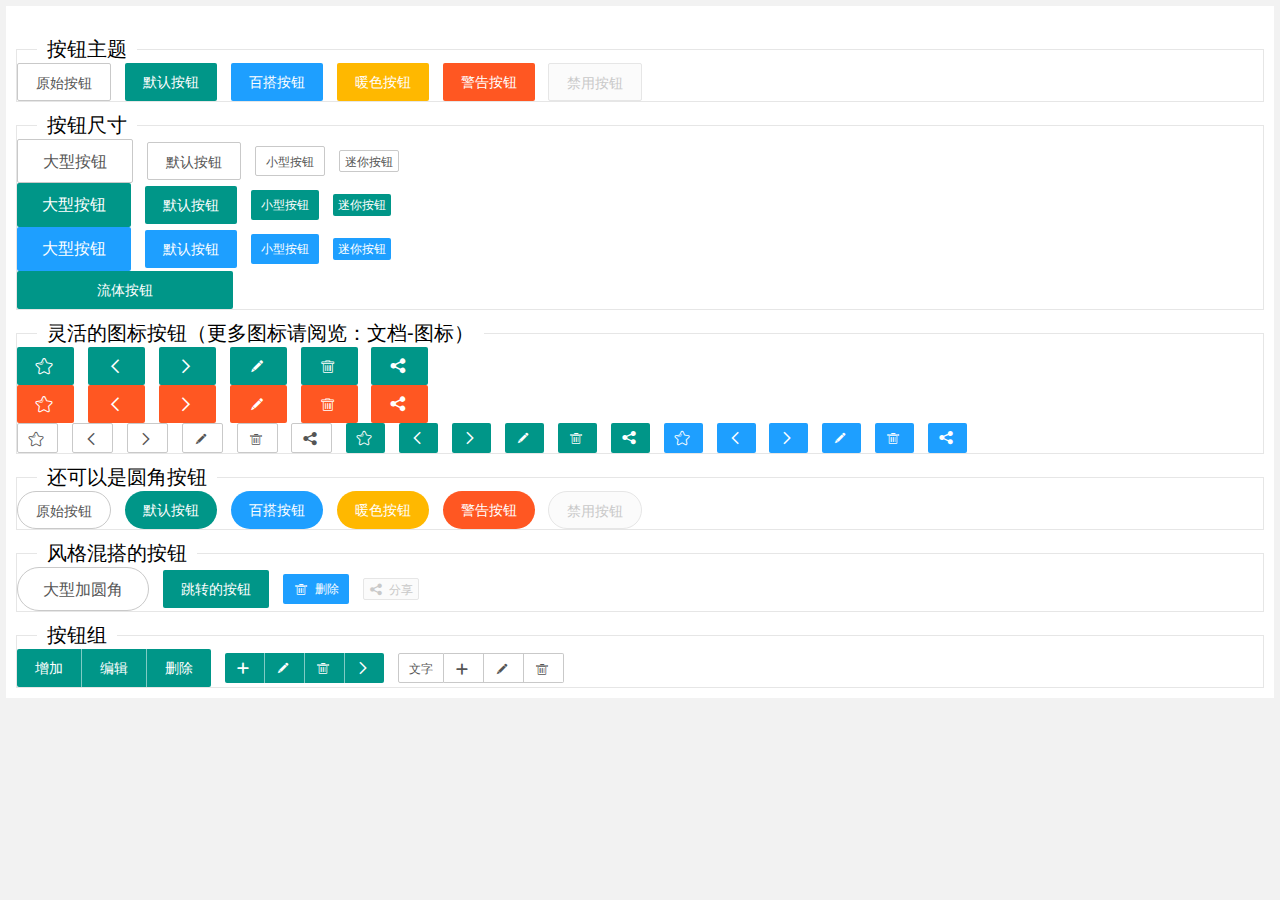
<file: page/button.html>
<!DOCTYPE html>
<html>
<head>
    <meta charset="utf-8">
    <title>layui</title>
    <meta name="renderer" content="webkit">
    <meta http-equiv="X-UA-Compatible" content="IE=edge,chrome=1">
    <meta name="viewport" content="width=device-width, initial-scale=1, maximum-scale=1">
    <link rel="stylesheet" href="../lib/layui-v2.5.5/css/layui.css" media="all">
    <link rel="stylesheet" href="../css/public.css" media="all">
    <style>
      .site-demo-button{margin: 10px 0 10px 0}
    </style>
</head>
<body>
<div class="layuimini-container">
    <div class="layuimini-main">
        <fieldset class="layui-elem-field site-demo-button" style="margin-top: 30px;">
            <legend>按钮主题</legend>
            <div>
                <button type="button" class="layui-btn layui-btn-primary">原始按钮</button>
                <button type="button" class="layui-btn">默认按钮</button>
                <button type="button" class="layui-btn layui-btn-normal">百搭按钮</button>
                <button type="button" class="layui-btn layui-btn-warm">暖色按钮</button>
                <button type="button" class="layui-btn layui-btn-danger">警告按钮</button>
                <button type="button" class="layui-btn layui-btn-disabled">禁用按钮</button>
            </div>
        </fieldset>
        <fieldset class="layui-elem-field site-demo-button">
            <legend>按钮尺寸</legend>
            <div>
                <button type="button" class="layui-btn layui-btn-primary layui-btn-lg">大型按钮</button>
                <button type="button" class="layui-btn layui-btn-primary">默认按钮</button>
                <button type="button" class="layui-btn layui-btn-primary layui-btn-sm">小型按钮</button>
                <button type="button" class="layui-btn layui-btn-primary layui-btn-xs">迷你按钮</button>

                <br>

                <button type="button" class="layui-btn layui-btn-lg">大型按钮</button>
                <button type="button" class="layui-btn">默认按钮</button>
                <button type="button" class="layui-btn layui-btn-sm">小型按钮</button>
                <button type="button" class="layui-btn layui-btn-xs">迷你按钮</button>

                <br>

                <button type="button" class="layui-btn layui-btn-lg layui-btn-normal">大型按钮</button>
                <button type="button" class="layui-btn layui-btn-normal">默认按钮</button>
                <button type="button" class="layui-btn layui-btn-sm layui-btn-normal">小型按钮</button>
                <button type="button" class="layui-btn layui-btn-xs layui-btn-normal">迷你按钮</button>

                <br>

                <div style="width: 216px; margin: 0;">
                    <button type="button" class="layui-btn layui-btn-fluid">流体按钮</button>
                </div>
            </div>
        </fieldset>
        <fieldset class="layui-elem-field site-demo-button">
            <legend>灵活的图标按钮（更多图标请阅览：文档-图标）</legend>
            <div>
                <button type="button" class="layui-btn"><i class="layui-icon"></i></button>
                <button type="button" class="layui-btn"><i class="layui-icon"></i></button>
                <button type="button" class="layui-btn"><i class="layui-icon"></i></button>
                <button type="button" class="layui-btn"><i class="layui-icon"></i></button>
                <button type="button" class="layui-btn"><i class="layui-icon"></i></button>
                <button type="button" class="layui-btn"><i class="layui-icon"></i></button>

                <br>

                <button type="button" class="layui-btn layui-btn-danger"><i class="layui-icon"></i></button>
                <button type="button" class="layui-btn layui-btn-danger"><i class="layui-icon"></i></button>
                <button type="button" class="layui-btn layui-btn-danger"><i class="layui-icon"></i></button>
                <button type="button" class="layui-btn layui-btn-danger"><i class="layui-icon"></i></button>
                <button type="button" class="layui-btn layui-btn-danger"><i class="layui-icon"></i></button>
                <button type="button" class="layui-btn layui-btn-danger"><i class="layui-icon"></i></button>

                <br>

                <button type="button" class="layui-btn layui-btn-primary layui-btn-sm"><i class="layui-icon"></i></button>
                <button type="button" class="layui-btn layui-btn-primary layui-btn-sm"><i class="layui-icon"></i></button>
                <button type="button" class="layui-btn layui-btn-primary layui-btn-sm"><i class="layui-icon"></i></button>
                <button type="button" class="layui-btn layui-btn-primary layui-btn-sm"><i class="layui-icon"></i></button>
                <button type="button" class="layui-btn layui-btn-primary layui-btn-sm"><i class="layui-icon"></i></button>
                <button type="button" class="layui-btn layui-btn-primary layui-btn-sm"><i class="layui-icon"></i></button>

                <button type="button" class="layui-btn layui-btn-sm"><i class="layui-icon"></i></button>
                <button type="button" class="layui-btn layui-btn-sm"><i class="layui-icon"></i></button>
                <button type="button" class="layui-btn layui-btn-sm"><i class="layui-icon"></i></button>
                <button type="button" class="layui-btn layui-btn-sm"><i class="layui-icon"></i></button>
                <button type="button" class="layui-btn layui-btn-sm"><i class="layui-icon"></i></button>
                <button type="button" class="layui-btn layui-btn-sm"><i class="layui-icon"></i></button>

                <button type="button" class="layui-btn layui-btn-normal layui-btn-sm"><i class="layui-icon"></i></button>
                <button type="button" class="layui-btn layui-btn-normal layui-btn-sm"><i class="layui-icon"></i></button>
                <button type="button" class="layui-btn layui-btn-normal layui-btn-sm"><i class="layui-icon"></i></button>
                <button type="button" class="layui-btn layui-btn-normal layui-btn-sm"><i class="layui-icon"></i></button>
                <button type="button" class="layui-btn layui-btn-normal layui-btn-sm"><i class="layui-icon"></i></button>
                <button type="button" class="layui-btn layui-btn-normal layui-btn-sm"><i class="layui-icon"></i></button>
            </div>
        </fieldset>
        <fieldset class="layui-elem-field site-demo-button">
            <legend>还可以是圆角按钮</legend>
            <div>
                <button type="button" class="layui-btn layui-btn-primary layui-btn-radius">原始按钮</button>
                <button type="button" class="layui-btn layui-btn-radius">默认按钮</button>
                <button type="button" class="layui-btn layui-btn-normal layui-btn-radius">百搭按钮</button>
                <button type="button" class="layui-btn layui-btn-warm layui-btn-radius">暖色按钮</button>
                <button type="button" class="layui-btn layui-btn-danger layui-btn-radius">警告按钮</button>
                <button type="button" class="layui-btn layui-btn-disabled layui-btn-radius">禁用按钮</button>
            </div>
        </fieldset>
        <fieldset class="layui-elem-field site-demo-button">
            <legend>风格混搭的按钮</legend>
            <div>
                <button type="button" class="layui-btn layui-btn-lg layui-btn-primary layui-btn-radius">大型加圆角</button>
                <a href="http://www.layui.com/doc/element/button.html" class="layui-btn" target="_blank">跳转的按钮</a>
                <button type="button" class="layui-btn layui-btn-sm layui-btn-normal"><i class="layui-icon"></i> 删除</button>
                <button type="button" class="layui-btn layui-btn-xs layui-btn-disabled"><i class="layui-icon"></i> 分享</button>
            </div>
        </fieldset>

        <fieldset class="layui-elem-field site-demo-button">
            <legend>按钮组</legend>
            <div class="layui-btn-group">
                <button type="button" class="layui-btn">增加</button>
                <button type="button" class="layui-btn ">编辑</button>
                <button type="button" class="layui-btn">删除</button>
            </div>
            <div class="layui-btn-group">
                <button type="button" class="layui-btn layui-btn-sm"><i class="layui-icon"></i></button>
                <button type="button" class="layui-btn layui-btn-sm"><i class="layui-icon"></i></button>
                <button type="button" class="layui-btn layui-btn-sm"><i class="layui-icon"></i></button>
                <button type="button" class="layui-btn layui-btn-sm"><i class="layui-icon"></i></button>
            </div>
            <div class="layui-btn-group">
                <button type="button" class="layui-btn layui-btn-primary layui-btn-sm">文字</button>
                <button type="button" class="layui-btn layui-btn-primary layui-btn-sm"><i class="layui-icon"></i></button>
                <button type="button" class="layui-btn layui-btn-primary layui-btn-sm"><i class="layui-icon"></i></button>
                <button type="button" class="layui-btn layui-btn-primary layui-btn-sm"><i class="layui-icon"></i></button>
            </div>
        </fieldset>
    </div>
</div>

<script src="../lib/layui-v2.5.5/layui.js" charset="utf-8"></script>
<!-- 注意：如果你直接复制所有代码到本地，上述js路径需要改成你本地的 -->
</body>
</html>
</file>
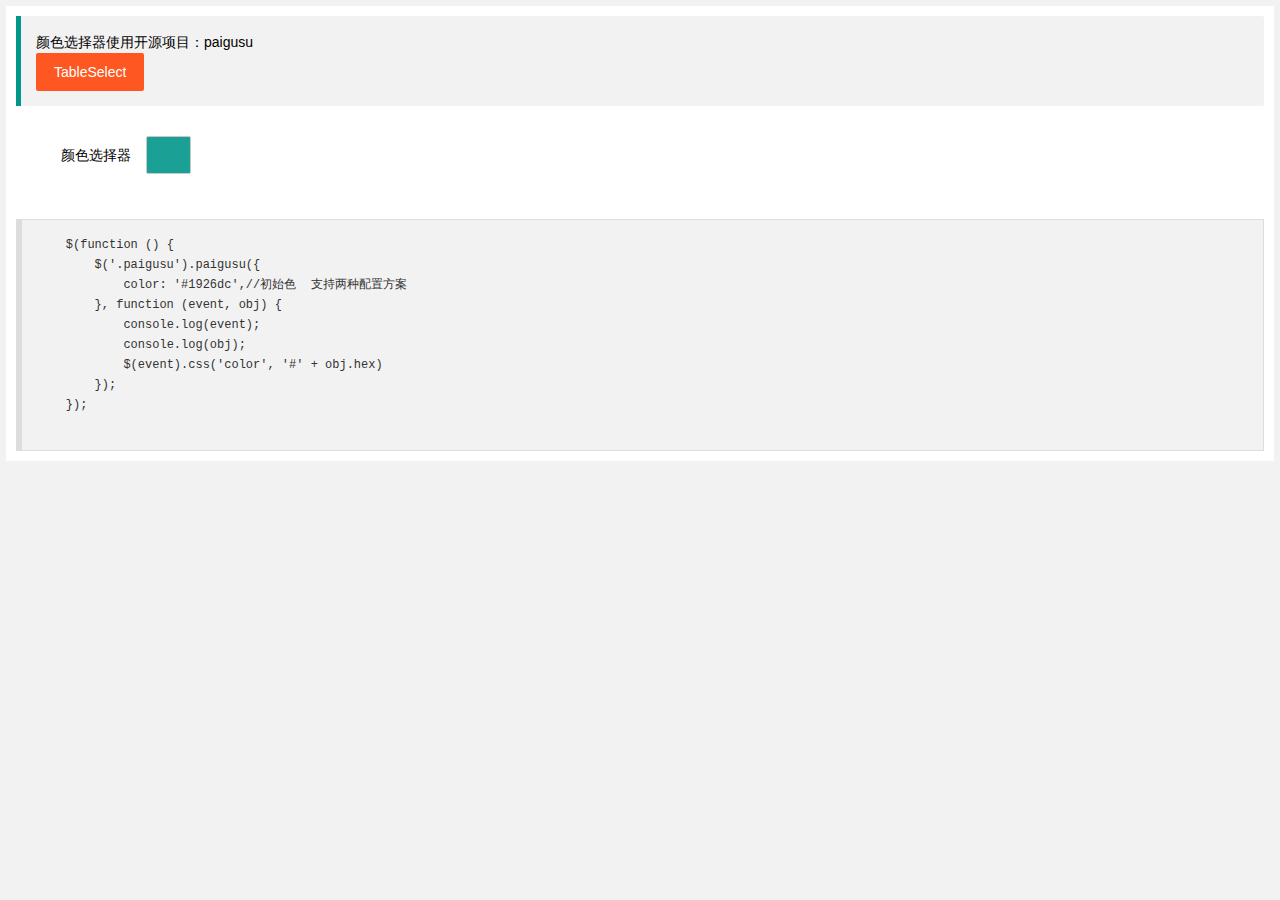
<file: page/color-select.html>
<!DOCTYPE html>
<html lang="en">
<head>
    <meta charset="UTF-8">
    <title>颜色选择器</title>
    <link rel="stylesheet" href="../lib/layui-v2.5.5/css/layui.css" media="all">
    <link rel="stylesheet" href="../css/public.css" media="all">
</head>
<body>
<div class="layuimini-container">
    <div class="layuimini-main">

        <blockquote class="layui-elem-quote">
            颜色选择器使用开源项目：paigusu<br>
            <a href="http://www.jq22.com/jquery-info20030" target="_blank" class="layui-btn layui-btn-danger">TableSelect</a>
        </blockquote>

        <form class="layui-form" action="" style="padding:20px;">
            <div class="layui-form-item">
                <label class="layui-form-label">颜色选择器</label>
                <div class="layui-input-inline">
                    <input type="hidden" name="test_color" value="#1aa094">
                    <span class="layui-btn layui-btn-primary test-select-color" style="padding:0 12px;min-width:45px;background-color: #1aa094;"></span>
                </div>
            </div>
        </form>

        <pre class="layui-code">
    $(function () {
        $('.paigusu').paigusu({
            color: '#1926dc',//初始色  支持两种配置方案
        }, function (event, obj) {
            console.log(event);
            console.log(obj);
            $(event).css('color', '#' + obj.hex)
        });
    });
        </pre>
    </div>
</div>
<script src="../lib/layui-v2.5.5/layui.js" charset="utf-8"></script>
<script src="../lib/jquery-3.4.1/jquery-3.4.1.min.js" charset="utf-8"></script>
<script src="../lib/jq-module/paigusu.min.js" charset="utf-8"></script>
<script>
    $(function () {
        $('.test-select-color').paigusu({
            color: '#1aa094',//初始色  支持两种配置方案
        }, function (event, obj) {
            console.log(event);
            console.log(obj);
            $(event).css('background-color', '#' + obj.hex);
            $('input[name="test_color"]').val('#' + obj.hex);
        });
    });
</script>
</body>
</html>
</file>
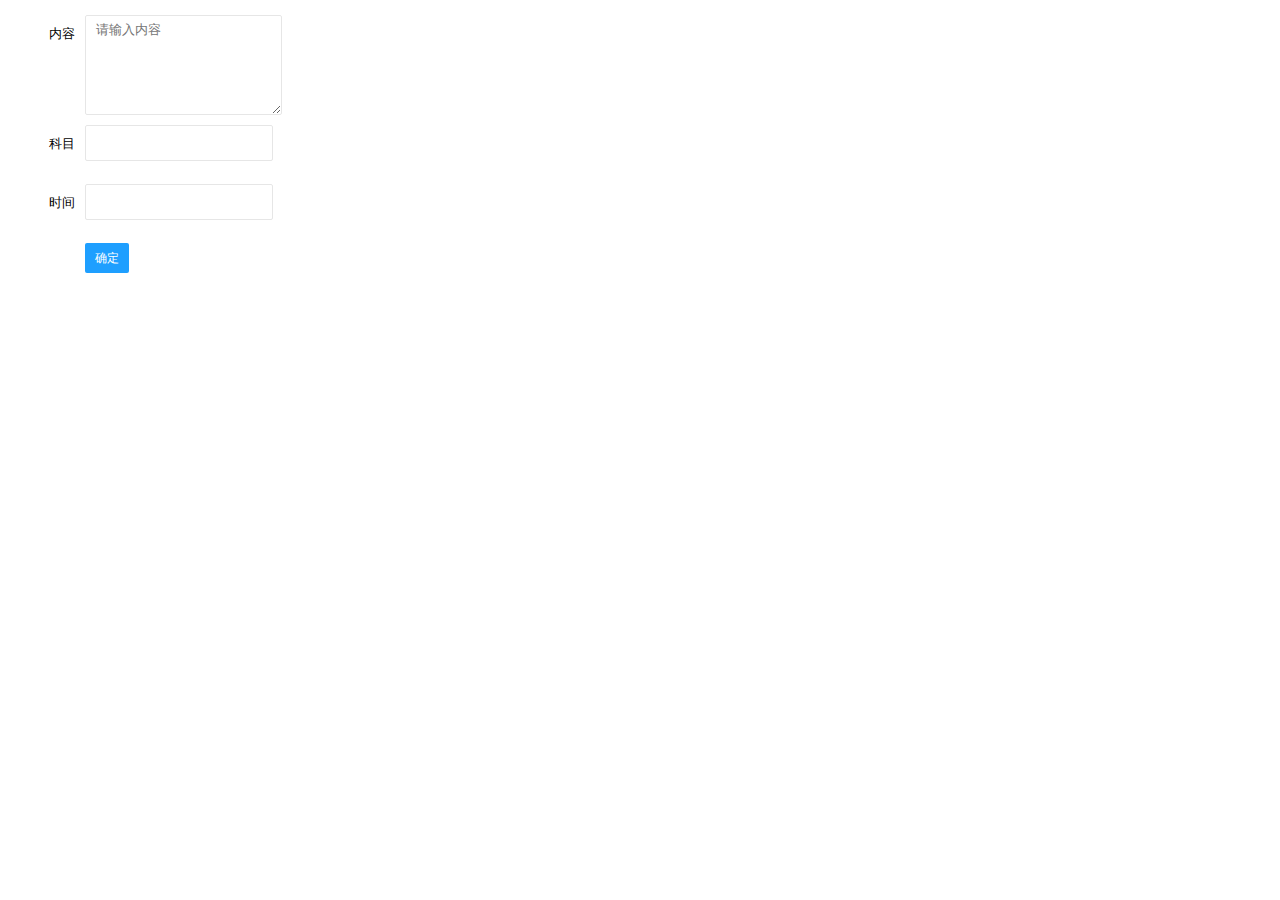
<file: page/dialog.html>
<!DOCTYPE html>
<html>
<head>
    <meta charset="utf-8">
    <title>layui</title>
    <meta name="renderer" content="webkit">
    <meta http-equiv="X-UA-Compatible" content="IE=edge,chrome=1">
    <meta name="viewport" content="width=device-width, initial-scale=1, maximum-scale=1">
    <link rel="stylesheet" href="../lib/layui-v2.5.5/css/layui.css" media="all">
    <link rel="stylesheet" href="../css/public.css" media="all">
</head>
<body class="control">
<style>
    /*//弹窗*/
     body.control {margin:0;background: #fff; font-size: 13px;}
    .control-g { padding: 15px 0 0 15px;}
    .control-g > dl { margin-bottom: 10px;min-height: 49px; overflow: hidden;}
    .control-g > dl > dt { float: left;padding-top: 10px;font-weight: normal; margin-right: 10px;text-align: right;}
    .control-g  > dl > dd { float: left; }
    .control-g  > dl > dd.text { padding-top: 10px; }
    body .layui-form-label { width: 40px;}
    dt {
         width: 60px;
    }
</style>
 <form class="layui-form control-g"  lay-filter="form">
      <dl>
          <dt>内容</dt>
          <dd><textarea name="info" placeholder="请输入内容" class="layui-textarea"></textarea></dd>
      </dl>
      <dl>
          <dt>科目</dt>
          <dd>
              <input type="text" name="name" class="layui-input">
          </dd>
      </dl>
     <dl>
         <dt>时间</dt>
         <dd>
             <input type="text"  name="time" class="layui-input">
         </dd>
     </dl>
     <dl>
         <dt></dt>
         <dd>
             <button class="layui-btn layui-btn-sm layui-btn-normal"   lay-filter="form"  lay-submit>确定</button>
         </dd>
     </dl>
 </form>
</body>
<script src="../lib/layui-v2.5.5/layui.js" charset="utf-8"></script>
<script src="../js/lay-config.js?v=1.0.5" charset="utf-8"></script>
<script>
    layui.use(['form'], function () {
        var str =  window.sessionStorage.getItem("data");
        var obj = JSON.parse(str);
        var $ = layui.jquery;
        var form = layui.form;
        console.log(obj);
        form.val("form",obj);
        form.on('submit(form)',function (data) {
            parent.refresh("添加成功");
            top.layer.close(top.dailog);
            return false;
        })
        // $("input[name=name]").val(obj.name)
    });
</script>
</html>
</file>
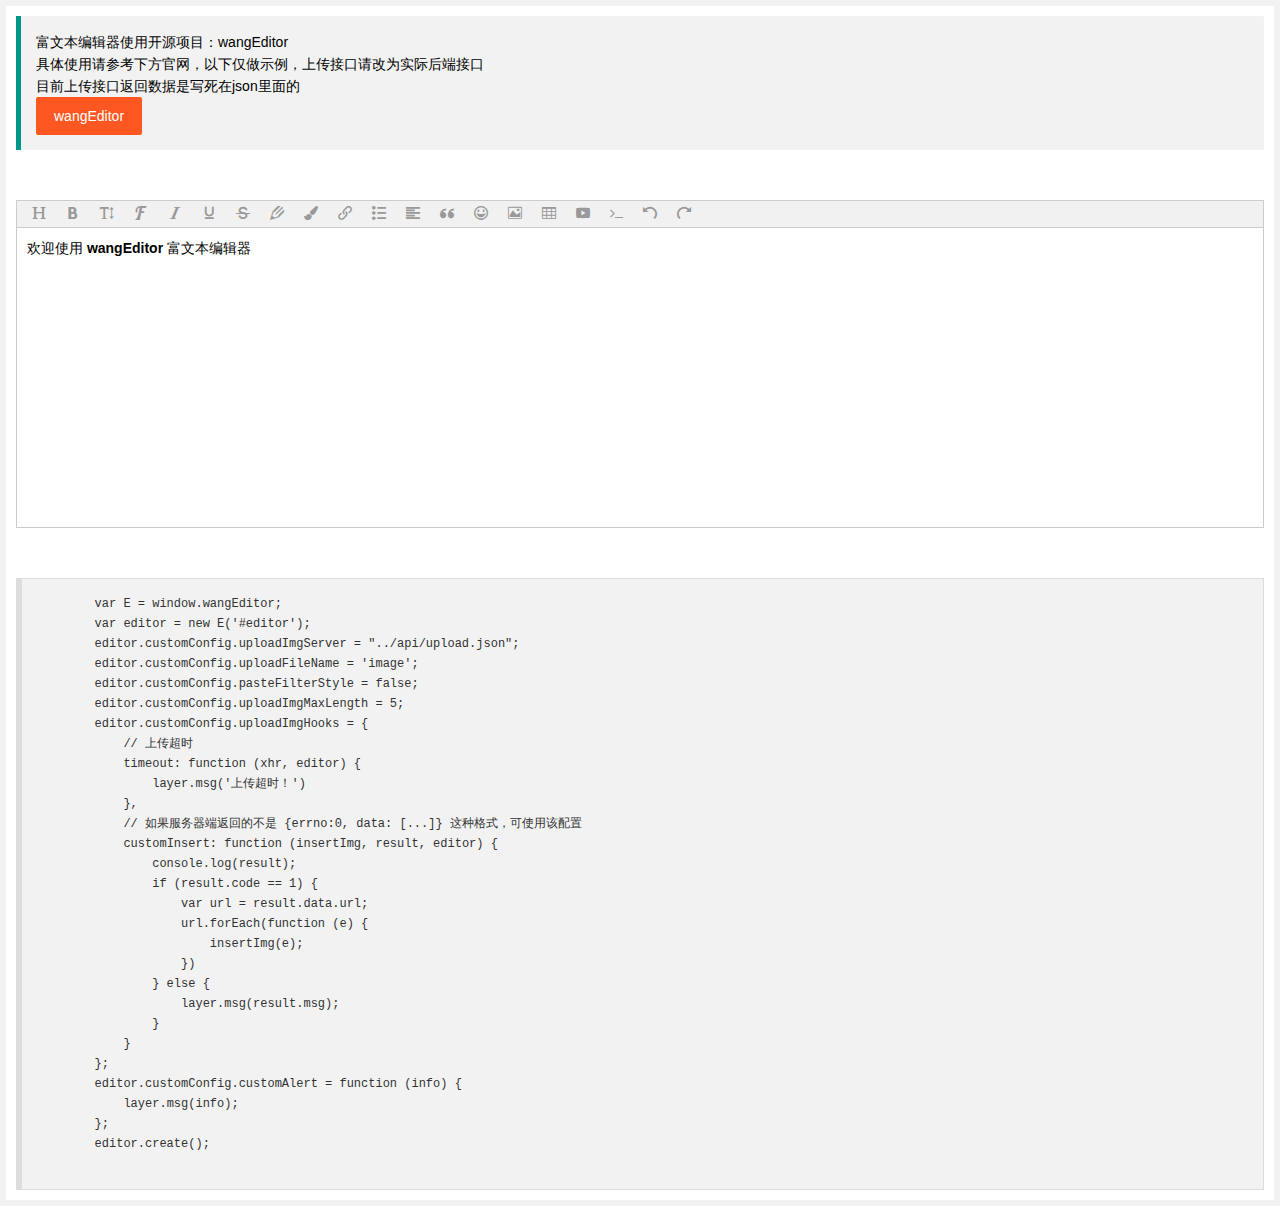
<file: page/editor.html>
<!DOCTYPE html>
<html>
<head>
    <meta charset="utf-8">
    <title>富文本编辑器</title>
    <meta name="renderer" content="webkit">
    <meta http-equiv="X-UA-Compatible" content="IE=edge,chrome=1">
    <meta name="viewport" content="width=device-width, initial-scale=1, maximum-scale=1">
    <link rel="stylesheet" href="../lib/layui-v2.5.5/css/layui.css" media="all">
    <link rel="stylesheet" href="../css/public.css" media="all">
</head>
<body>
<div class="layuimini-container">
    <div class="layuimini-main">

        <blockquote class="layui-elem-quote">
            富文本编辑器使用开源项目：wangEditor<br>
            具体使用请参考下方官网，以下仅做示例，上传接口请改为实际后端接口<br>
            目前上传接口返回数据是写死在json里面的<br>
            <a href="http://www.wangeditor.com" target="_blank" class="layui-btn layui-btn-danger">wangEditor</a>
        </blockquote>

        <div id="editor" style="margin: 50px 0 50px 0">
            <p>欢迎使用 <b>wangEditor</b> 富文本编辑器</p>
        </div>

        <pre class="layui-code">
        var E = window.wangEditor;
        var editor = new E('#editor');
        editor.customConfig.uploadImgServer = "../api/upload.json";
        editor.customConfig.uploadFileName = 'image';
        editor.customConfig.pasteFilterStyle = false;
        editor.customConfig.uploadImgMaxLength = 5;
        editor.customConfig.uploadImgHooks = {
            // 上传超时
            timeout: function (xhr, editor) {
                layer.msg('上传超时！')
            },
            // 如果服务器端返回的不是 {errno:0, data: [...]} 这种格式，可使用该配置
            customInsert: function (insertImg, result, editor) {
                console.log(result);
                if (result.code == 1) {
                    var url = result.data.url;
                    url.forEach(function (e) {
                        insertImg(e);
                    })
                } else {
                    layer.msg(result.msg);
                }
            }
        };
        editor.customConfig.customAlert = function (info) {
            layer.msg(info);
        };
        editor.create();
        </pre>

    </div>
</div>

<!-- 注意， 只需要引用 JS，无需引用任何 CSS ！！！-->
<script src="../lib/layui-v2.5.5/layui.js" charset="utf-8"></script>
<script src="../js/lay-config.js?v=1.0.4" charset="utf-8"></script>
<script type="text/javascript">
    layui.use(['layer','wangEditor'], function () {
        var $ = layui.jquery,
            layer = layui.layer,
            wangEditor = layui.wangEditor;

        var editor = new wangEditor('#editor');
        editor.customConfig.uploadImgServer = "../api/upload.json";
        editor.customConfig.uploadFileName = 'image';
        editor.customConfig.pasteFilterStyle = false;
        editor.customConfig.uploadImgMaxLength = 5;
        editor.customConfig.uploadImgHooks = {
            // 上传超时
            timeout: function (xhr, editor) {
                layer.msg('上传超时！')
            },
            // 如果服务器端返回的不是 {errno:0, data: [...]} 这种格式，可使用该配置
            customInsert: function (insertImg, result, editor) {
                console.log(result);
                if (result.code == 1) {
                    var url = result.data.url;
                    url.forEach(function (e) {
                        insertImg(e);
                    })
                } else {
                    layer.msg(result.msg);
                }
            }
        };
        editor.customConfig.customAlert = function (info) {
            layer.msg(info);
        };
        editor.create();

    });
</script>
</body>
</html>
</file>
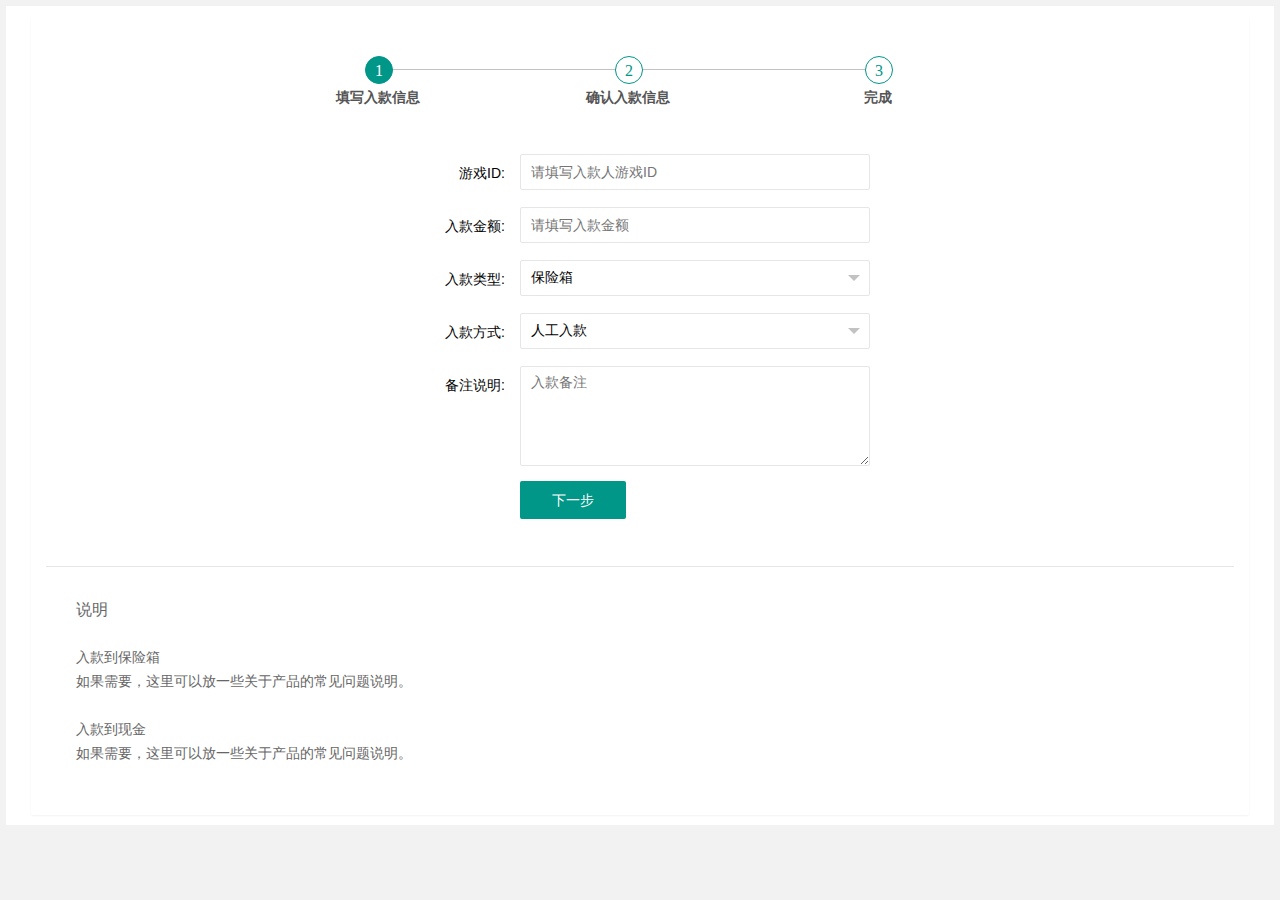
<file: page/form-step.html>
<!DOCTYPE html>
<html>
<head>
    <meta charset="utf-8">
    <title>分步表单</title>
    <meta name="renderer" content="webkit">
    <meta http-equiv="X-UA-Compatible" content="IE=edge,chrome=1">
    <meta name="viewport" content="width=device-width, initial-scale=1, maximum-scale=1">
    <link rel="stylesheet" href="../lib/layui-v2.5.5/css/layui.css" media="all">
    <link rel="stylesheet" href="../css/public.css" media="all">
    <link rel="stylesheet" href="../js/lay-module/step-lay/step.css" media="all">
</head>
<body>
<div class="layuimini-container">
    <div class="layuimini-main">

        <div class="layui-fluid">
            <div class="layui-card">
                <div class="layui-card-body" style="padding-top: 40px;">
                    <div class="layui-carousel" id="stepForm" lay-filter="stepForm" style="margin: 0 auto;">
                        <div carousel-item>
                            <div>
                                <form class="layui-form" style="margin: 0 auto;max-width: 460px;padding-top: 40px;">
                                    <div class="layui-form-item">
                                        <label class="layui-form-label">游戏ID:</label>
                                        <div class="layui-input-block">
                                            <input type="text" placeholder="请填写入款人游戏ID" class="layui-input" lay-verify="number" required />

                                        </div>
                                    </div>
                                    <div class="layui-form-item">
                                        <label class="layui-form-label">入款金额:</label>
                                        <div class="layui-input-block">
                                            <input type="number" placeholder="请填写入款金额" value="" class="layui-input" lay-verify="number" required>
                                        </div>
                                    </div>
                                    <div class="layui-form-item">
                                        <label class="layui-form-label">入款类型:</label>
                                        <div class="layui-input-block">
                                            <select lay-verify="required">
                                                <option value="1" selected>保险箱</option>
                                                <option value="2">现金</option>
                                            </select>
                                        </div>
                                    </div>
                                    <div class="layui-form-item">
                                        <label class="layui-form-label">入款方式:</label>
                                        <div class="layui-input-block">
                                            <select lay-verify="required">
                                                <option value="1" selected>人工入款</option>
                                                <option value="2">修正</option>
                                                <option value="3">活动</option>
                                                <option value="4">佣金</option>
                                            </select>
                                        </div>
                                    </div>
                                    <div class="layui-form-item">
                                        <label class="layui-form-label">备注说明:</label>
                                        <div class="layui-input-block">
                                            <textarea placeholder="入款备注" value="" class="layui-textarea"></textarea>
                                        </div>
                                    </div>
                                    <div class="layui-form-item">
                                        <div class="layui-input-block">
                                            <button class="layui-btn" lay-submit lay-filter="formStep">
                                                &emsp;下一步&emsp;
                                            </button>
                                        </div>
                                    </div>
                                </form>
                            </div>
                            <div>
                                <form class="layui-form" style="margin: 0 auto;max-width: 460px;padding-top: 40px;">
                                    <div class="layui-form-item">
                                        <label class="layui-form-label">游戏ID:</label>
                                        <div class="layui-input-block">
                                            <div class="layui-form-mid layui-word-aux">639537</div>
                                        </div>
                                    </div>
                                    <div class="layui-form-item">
                                        <label class="layui-form-label">账户余额:</label>
                                        <div class="layui-input-block">
                                            <div class="layui-form-mid layui-word-aux">3000 元（保险箱：1000，现金：2000）</div>
                                        </div>
                                    </div>
                                    <div class="layui-form-item">
                                        <label class="layui-form-label">入款金额:</label>
                                        <div class="layui-input-block">
                                            <div class="layui-form-mid layui-word-aux">
                                                <span style="font-size: 18px;color: #333;">1800 元</span>
                                            </div>
                                        </div>
                                    </div>
                                    <div class="layui-form-item">
                                        <label class="layui-form-label">入款类型:</label>
                                        <div class="layui-input-block">
                                            <div class="layui-form-mid layui-word-aux">保险箱</div>
                                        </div>
                                    </div>
                                    <div class="layui-form-item">
                                        <label class="layui-form-label">入款方式:</label>
                                        <div class="layui-input-block">
                                            <div class="layui-form-mid layui-word-aux">人工入款</div>
                                        </div>
                                    </div>
                                    <div class="layui-form-item">
                                        <label class="layui-form-label">备注说明:</label>
                                        <div class="layui-input-block">
                                            <div class="layui-form-mid layui-word-aux">备注说明</div>
                                        </div>
                                    </div>
                                    <div class="layui-form-item">
                                        <div class="layui-input-block">
                                            <button type="button" class="layui-btn layui-btn-primary pre">上一步</button>
                                            <button class="layui-btn" lay-submit lay-filter="formStep2">
                                                &emsp;确认入款&emsp;
                                            </button>
                                        </div>
                                    </div>
                                </form>
                            </div>
                            <div>
                                <div style="text-align: center;margin-top: 90px;">
                                    <i class="layui-icon layui-circle"
                                       style="color: white;font-size:30px;font-weight:bold;background: #52C41A;padding: 20px;line-height: 80px;">&#xe605;</i>
                                    <div style="font-size: 24px;color: #333;font-weight: 500;margin-top: 30px;">
                                        入款成功
                                    </div>
                                    <div style="font-size: 14px;color: #666;margin-top: 20px;">预计两小时到账</div>
                                </div>
                                <div style="text-align: center;margin-top: 50px;">
                                    <button class="layui-btn next">再入一笔</button>
                                    <button class="layui-btn layui-btn-primary">查看账单</button>
                                </div>
                            </div>
                        </div>
                    </div>
                    <hr>
                    <div style="color: #666;margin-top: 30px;margin-bottom: 40px;padding-left: 30px;">
                        <h3>说明</h3><br>
                        <h4>入款到保险箱</h4>
                        <p>如果需要，这里可以放一些关于产品的常见问题说明。</p>
                        <br><h4>入款到现金</h4>
                        <p>如果需要，这里可以放一些关于产品的常见问题说明。</p>
                    </div>
                </div>
            </div>
        </div>

    </div>
</div>
<script src="../lib/layui-v2.5.5/layui.js" charset="utf-8"></script>
<script src="../js/lay-config.js?v=1.0.4" charset="utf-8"></script>
<script>
    layui.use([ 'form', 'step'], function () {
        var $ = layui.$,
            form = layui.form,
            step = layui.step;

        step.render({
            elem: '#stepForm',
            filter: 'stepForm',
            width: '100%', //设置容器宽度
            stepWidth: '750px',
            height: '500px',
            stepItems: [{
                title: '填写入款信息'
            }, {
                title: '确认入款信息'
            }, {
                title: '完成'
            }]
        });


        form.on('submit(formStep)', function (data) {
            step.next('#stepForm');
            return false;
        });

        form.on('submit(formStep2)', function (data) {
            step.next('#stepForm');
            return false;
        });

        $('.pre').click(function () {
            step.pre('#stepForm');
        });

        $('.next').click(function () {
            step.next('#stepForm');
        });
    })
</script>
</body>
</html>
</file>
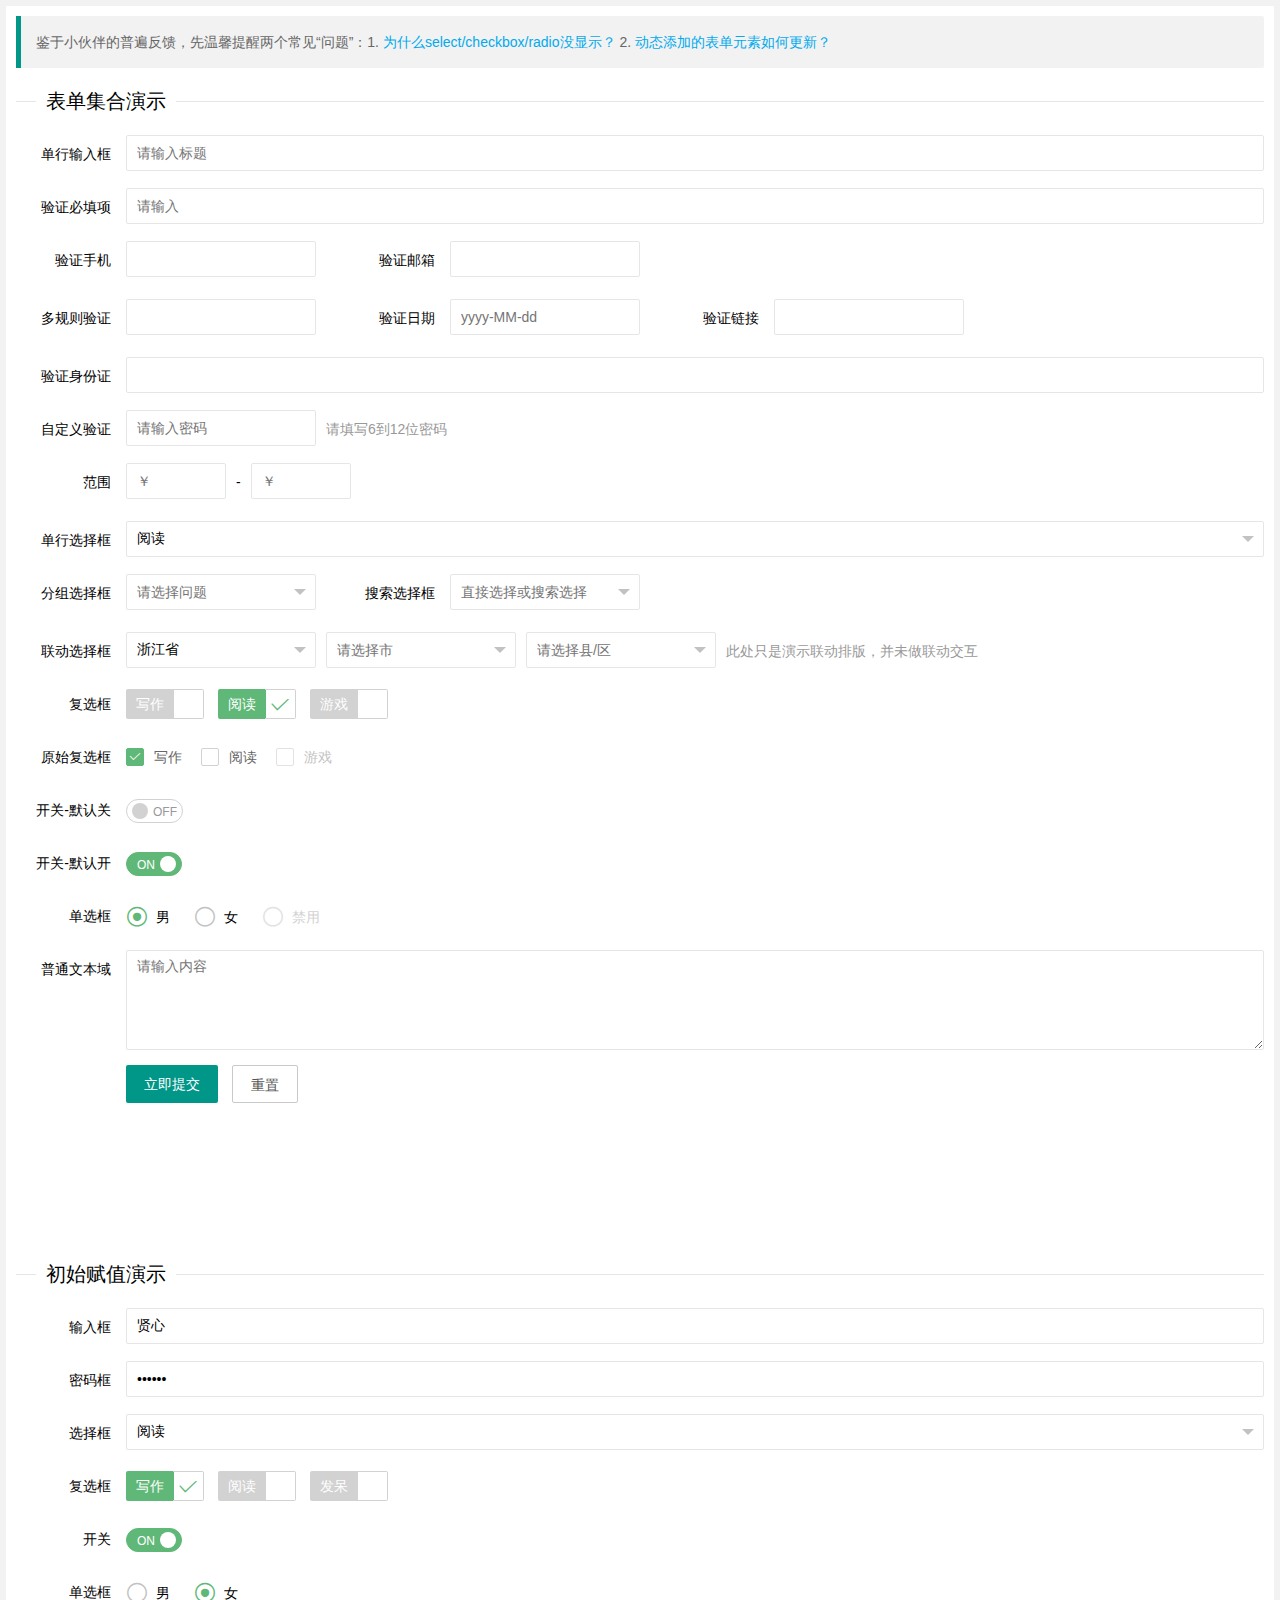
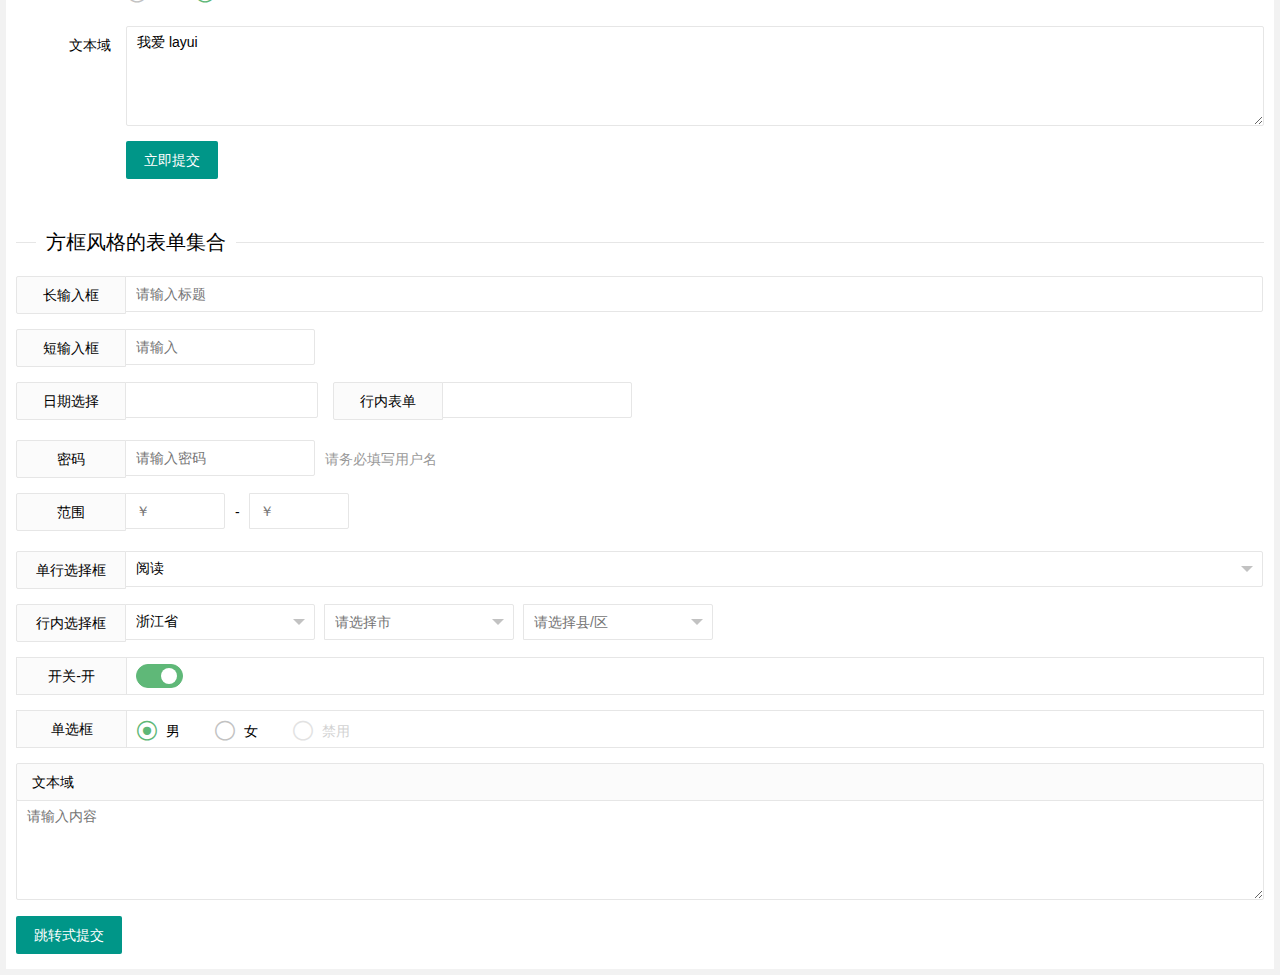
<file: page/form.html>
<!DOCTYPE html>
<html>
<head>
    <meta charset="utf-8">
    <title>layui</title>
    <meta name="renderer" content="webkit">
    <meta http-equiv="X-UA-Compatible" content="IE=edge,chrome=1">
    <meta name="viewport" content="width=device-width, initial-scale=1, maximum-scale=1">
    <link rel="stylesheet" href="../lib/layui-v2.5.5/css/layui.css" media="all">
    <link rel="stylesheet" href="../css/public.css" media="all">
</head>
<body>
<div class="layuimini-container">
    <div class="layuimini-main">

        <blockquote class="layui-elem-quote layui-text">
            鉴于小伙伴的普遍反馈，先温馨提醒两个常见“问题”：1. <a href="/doc/base/faq.html#form" target="_blank">为什么select/checkbox/radio没显示？</a> 2. <a href="/doc/modules/form.html#render" target="_blank">动态添加的表单元素如何更新？</a>
        </blockquote>

        <fieldset class="layui-elem-field layui-field-title" style="margin-top: 20px;">
            <legend>表单集合演示</legend>
        </fieldset>

        <form class="layui-form" action="">
            <div class="layui-form-item">
                <label class="layui-form-label">单行输入框</label>
                <div class="layui-input-block">
                    <input type="text" name="title" lay-verify="title" autocomplete="off" placeholder="请输入标题" class="layui-input">
                </div>
            </div>
            <div class="layui-form-item">
                <label class="layui-form-label">验证必填项</label>
                <div class="layui-input-block">
                    <input type="text" name="username" lay-verify="required" lay-reqtext="用户名是必填项，岂能为空？" placeholder="请输入" autocomplete="off" class="layui-input">
                </div>
            </div>

            <div class="layui-form-item">
                <div class="layui-inline">
                    <label class="layui-form-label">验证手机</label>
                    <div class="layui-input-inline">
                        <input type="tel" name="phone" lay-verify="required|phone" autocomplete="off" class="layui-input">
                    </div>
                </div>
                <div class="layui-inline">
                    <label class="layui-form-label">验证邮箱</label>
                    <div class="layui-input-inline">
                        <input type="text" name="email" lay-verify="email" autocomplete="off" class="layui-input">
                    </div>
                </div>
            </div>

            <div class="layui-form-item">
                <div class="layui-inline">
                    <label class="layui-form-label">多规则验证</label>
                    <div class="layui-input-inline">
                        <input type="text" name="number" lay-verify="required|number" autocomplete="off" class="layui-input">
                    </div>
                </div>
                <div class="layui-inline">
                    <label class="layui-form-label">验证日期</label>
                    <div class="layui-input-inline">
                        <input type="text" name="date" id="date" lay-verify="date" placeholder="yyyy-MM-dd" autocomplete="off" class="layui-input">
                    </div>
                </div>
                <div class="layui-inline">
                    <label class="layui-form-label">验证链接</label>
                    <div class="layui-input-inline">
                        <input type="tel" name="url" lay-verify="url" autocomplete="off" class="layui-input">
                    </div>
                </div>
            </div>

            <div class="layui-form-item">
                <label class="layui-form-label">验证身份证</label>
                <div class="layui-input-block">
                    <input type="text" name="identity" lay-verify="identity" placeholder="" autocomplete="off" class="layui-input">
                </div>
            </div>
            <div class="layui-form-item">
                <label class="layui-form-label">自定义验证</label>
                <div class="layui-input-inline">
                    <input type="password" name="password" lay-verify="pass" placeholder="请输入密码" autocomplete="off" class="layui-input">
                </div>
                <div class="layui-form-mid layui-word-aux">请填写6到12位密码</div>
            </div>

            <div class="layui-form-item">
                <div class="layui-inline">
                    <label class="layui-form-label">范围</label>
                    <div class="layui-input-inline" style="width: 100px;">
                        <input type="text" name="price_min" placeholder="￥" autocomplete="off" class="layui-input">
                    </div>
                    <div class="layui-form-mid">-</div>
                    <div class="layui-input-inline" style="width: 100px;">
                        <input type="text" name="price_max" placeholder="￥" autocomplete="off" class="layui-input">
                    </div>
                </div>
            </div>

            <div class="layui-form-item">
                <label class="layui-form-label">单行选择框</label>
                <div class="layui-input-block">
                    <select name="interest" lay-filter="aihao">
                        <option value=""></option>
                        <option value="0">写作</option>
                        <option value="1" selected="">阅读</option>
                        <option value="2">游戏</option>
                        <option value="3">音乐</option>
                        <option value="4">旅行</option>
                    </select>
                </div>
            </div>


            <div class="layui-form-item">
                <div class="layui-inline">
                    <label class="layui-form-label">分组选择框</label>
                    <div class="layui-input-inline">
                        <select name="quiz">
                            <option value="">请选择问题</option>
                            <optgroup label="城市记忆">
                                <option value="你工作的第一个城市">你工作的第一个城市</option>
                            </optgroup>
                            <optgroup label="学生时代">
                                <option value="你的工号">你的工号</option>
                                <option value="你最喜欢的老师">你最喜欢的老师</option>
                            </optgroup>
                        </select>
                    </div>
                </div>
                <div class="layui-inline">
                    <label class="layui-form-label">搜索选择框</label>
                    <div class="layui-input-inline">
                        <select name="modules" lay-verify="required" lay-search="">
                            <option value="">直接选择或搜索选择</option>
                            <option value="1">layer</option>
                            <option value="2">form</option>
                            <option value="3">layim</option>
                            <option value="4">element</option>
                            <option value="5">laytpl</option>
                            <option value="6">upload</option>
                            <option value="7">laydate</option>
                            <option value="8">laypage</option>
                            <option value="9">flow</option>
                            <option value="10">util</option>
                            <option value="11">code</option>
                            <option value="12">tree</option>
                            <option value="13">layedit</option>
                            <option value="14">nav</option>
                            <option value="15">tab</option>
                            <option value="16">table</option>
                            <option value="17">select</option>
                            <option value="18">checkbox</option>
                            <option value="19">switch</option>
                            <option value="20">radio</option>
                        </select>
                    </div>
                </div>
            </div>

            <div class="layui-form-item">
                <label class="layui-form-label">联动选择框</label>
                <div class="layui-input-inline">
                    <select name="quiz1">
                        <option value="">请选择省</option>
                        <option value="浙江" selected="">浙江省</option>
                        <option value="你的工号">江西省</option>
                        <option value="你最喜欢的老师">福建省</option>
                    </select>
                </div>
                <div class="layui-input-inline">
                    <select name="quiz2">
                        <option value="">请选择市</option>
                        <option value="杭州">杭州</option>
                        <option value="宁波" disabled="">宁波</option>
                        <option value="温州">温州</option>
                        <option value="温州">台州</option>
                        <option value="温州">绍兴</option>
                    </select>
                </div>
                <div class="layui-input-inline">
                    <select name="quiz3">
                        <option value="">请选择县/区</option>
                        <option value="西湖区">西湖区</option>
                        <option value="余杭区">余杭区</option>
                        <option value="拱墅区">临安市</option>
                    </select>
                </div>
                <div class="layui-form-mid layui-word-aux">此处只是演示联动排版，并未做联动交互</div>
            </div>

            <div class="layui-form-item">
                <label class="layui-form-label">复选框</label>
                <div class="layui-input-block">
                    <input type="checkbox" name="like[write]" title="写作">
                    <input type="checkbox" name="like[read]" title="阅读" checked="">
                    <input type="checkbox" name="like[game]" title="游戏">
                </div>
            </div>

            <div class="layui-form-item" pane="">
                <label class="layui-form-label">原始复选框</label>
                <div class="layui-input-block">
                    <input type="checkbox" name="like1[write]" lay-skin="primary" title="写作" checked="">
                    <input type="checkbox" name="like1[read]" lay-skin="primary" title="阅读">
                    <input type="checkbox" name="like1[game]" lay-skin="primary" title="游戏" disabled="">
                </div>
            </div>

            <div class="layui-form-item">
                <label class="layui-form-label">开关-默认关</label>
                <div class="layui-input-block">
                    <input type="checkbox" name="close" lay-skin="switch" lay-text="ON|OFF">
                </div>
            </div>
            <div class="layui-form-item">
                <label class="layui-form-label">开关-默认开</label>
                <div class="layui-input-block">
                    <input type="checkbox" checked="" name="open" lay-skin="switch" lay-filter="switchTest" lay-text="ON|OFF">
                </div>
            </div>
            <div class="layui-form-item">
                <label class="layui-form-label">单选框</label>
                <div class="layui-input-block">
                    <input type="radio" name="sex" value="男" title="男" checked="">
                    <input type="radio" name="sex" value="女" title="女">
                    <input type="radio" name="sex" value="禁" title="禁用" disabled="">
                </div>
            </div>
            <div class="layui-form-item layui-form-text">
                <label class="layui-form-label">普通文本域</label>
                <div class="layui-input-block">
                    <textarea placeholder="请输入内容" class="layui-textarea"></textarea>
                </div>
            </div>
            <!--<div class="layui-form-item layui-form-text">
              <label class="layui-form-label">编辑器</label>
              <div class="layui-input-block">
                <textarea class="layui-textarea layui-hide" name="content" lay-verify="content" id="LAY_demo_editor"></textarea>
              </div>
            </div>-->
            <div class="layui-form-item">
                <div class="layui-input-block">
                    <button class="layui-btn" lay-submit="" lay-filter="demo1">立即提交</button>
                    <button type="reset" class="layui-btn layui-btn-primary">重置</button>
                </div>
            </div>
        </form>

        <!-- 示例-970 -->
        <ins class="adsbygoogle" style="display:inline-block;width:970px;height:90px" data-ad-client="ca-pub-6111334333458862" data-ad-slot="3820120620"></ins>

        <fieldset class="layui-elem-field layui-field-title" style="margin-top: 50px;">
            <legend>初始赋值演示</legend>
        </fieldset>

        <form class="layui-form" action="" lay-filter="example">
            <div class="layui-form-item">
                <label class="layui-form-label">输入框</label>
                <div class="layui-input-block">
                    <input type="text" name="username" lay-verify="title" autocomplete="off" placeholder="请输入标题" class="layui-input">
                </div>
            </div>
            <div class="layui-form-item">
                <label class="layui-form-label">密码框</label>
                <div class="layui-input-block">
                    <input type="password" name="password" placeholder="请输入密码" autocomplete="off" class="layui-input">
                </div>
            </div>

            <div class="layui-form-item">
                <label class="layui-form-label">选择框</label>
                <div class="layui-input-block">
                    <select name="interest" lay-filter="aihao">
                        <option value=""></option>
                        <option value="0">写作</option>
                        <option value="1">阅读</option>
                        <option value="2">游戏</option>
                        <option value="3">音乐</option>
                        <option value="4">旅行</option>
                    </select>
                </div>
            </div>

            <div class="layui-form-item">
                <label class="layui-form-label">复选框</label>
                <div class="layui-input-block">
                    <input type="checkbox" name="like[write]" title="写作">
                    <input type="checkbox" name="like[read]" title="阅读">
                    <input type="checkbox" name="like[daze]" title="发呆">
                </div>
            </div>

            <div class="layui-form-item">
                <label class="layui-form-label">开关</label>
                <div class="layui-input-block">
                    <input type="checkbox" name="close" lay-skin="switch" lay-text="ON|OFF">
                </div>
            </div>

            <div class="layui-form-item">
                <label class="layui-form-label">单选框</label>
                <div class="layui-input-block">
                    <input type="radio" name="sex" value="男" title="男" checked="">
                    <input type="radio" name="sex" value="女" title="女">
                </div>
            </div>
            <div class="layui-form-item layui-form-text">
                <label class="layui-form-label">文本域</label>
                <div class="layui-input-block">
                    <textarea placeholder="请输入内容" class="layui-textarea" name="desc"></textarea>
                </div>
            </div>

            <div class="layui-form-item">
                <div class="layui-input-block">
                    <button class="layui-btn" lay-submit="" lay-filter="demo1">立即提交</button>
                </div>
            </div>
        </form>
        <fieldset class="layui-elem-field layui-field-title" style="margin-top: 50px;">
            <legend>方框风格的表单集合</legend>
        </fieldset>
        <form class="layui-form layui-form-pane" action="">
            <div class="layui-form-item">
                <label class="layui-form-label">长输入框</label>
                <div class="layui-input-block">
                    <input type="text" name="title" autocomplete="off" placeholder="请输入标题" class="layui-input">
                </div>
            </div>
            <div class="layui-form-item">
                <label class="layui-form-label">短输入框</label>
                <div class="layui-input-inline">
                    <input type="text" name="username" lay-verify="required" placeholder="请输入" autocomplete="off" class="layui-input">
                </div>
            </div>

            <div class="layui-form-item">
                <div class="layui-inline">
                    <label class="layui-form-label">日期选择</label>
                    <div class="layui-input-block">
                        <input type="text" name="date" id="date1" autocomplete="off" class="layui-input">
                    </div>
                </div>
                <div class="layui-inline">
                    <label class="layui-form-label">行内表单</label>
                    <div class="layui-input-inline">
                        <input type="text" name="number" autocomplete="off" class="layui-input">
                    </div>
                </div>
            </div>
            <div class="layui-form-item">
                <label class="layui-form-label">密码</label>
                <div class="layui-input-inline">
                    <input type="password" name="password" placeholder="请输入密码" autocomplete="off" class="layui-input">
                </div>
                <div class="layui-form-mid layui-word-aux">请务必填写用户名</div>
            </div>

            <div class="layui-form-item">
                <div class="layui-inline">
                    <label class="layui-form-label">范围</label>
                    <div class="layui-input-inline" style="width: 100px;">
                        <input type="text" name="price_min" placeholder="￥" autocomplete="off" class="layui-input">
                    </div>
                    <div class="layui-form-mid">-</div>
                    <div class="layui-input-inline" style="width: 100px;">
                        <input type="text" name="price_max" placeholder="￥" autocomplete="off" class="layui-input">
                    </div>
                </div>
            </div>

            <div class="layui-form-item">
                <label class="layui-form-label">单行选择框</label>
                <div class="layui-input-block">
                    <select name="interest" lay-filter="aihao">
                        <option value=""></option>
                        <option value="0">写作</option>
                        <option value="1" selected="">阅读</option>
                        <option value="2">游戏</option>
                        <option value="3">音乐</option>
                        <option value="4">旅行</option>
                    </select>
                </div>
            </div>

            <div class="layui-form-item">
                <label class="layui-form-label">行内选择框</label>
                <div class="layui-input-inline">
                    <select name="quiz1">
                        <option value="">请选择省</option>
                        <option value="浙江" selected="">浙江省</option>
                        <option value="你的工号">江西省</option>
                        <option value="你最喜欢的老师">福建省</option>
                    </select>
                </div>
                <div class="layui-input-inline">
                    <select name="quiz2">
                        <option value="">请选择市</option>
                        <option value="杭州">杭州</option>
                        <option value="宁波" disabled="">宁波</option>
                        <option value="温州">温州</option>
                        <option value="温州">台州</option>
                        <option value="温州">绍兴</option>
                    </select>
                </div>
                <div class="layui-input-inline">
                    <select name="quiz3">
                        <option value="">请选择县/区</option>
                        <option value="西湖区">西湖区</option>
                        <option value="余杭区">余杭区</option>
                        <option value="拱墅区">临安市</option>
                    </select>
                </div>
            </div>
            <div class="layui-form-item" pane="">
                <label class="layui-form-label">开关-开</label>
                <div class="layui-input-block">
                    <input type="checkbox" checked="" name="open" lay-skin="switch" lay-filter="switchTest" title="开关">
                </div>
            </div>
            <div class="layui-form-item" pane="">
                <label class="layui-form-label">单选框</label>
                <div class="layui-input-block">
                    <input type="radio" name="sex" value="男" title="男" checked="">
                    <input type="radio" name="sex" value="女" title="女">
                    <input type="radio" name="sex" value="禁" title="禁用" disabled="">
                </div>
            </div>
            <div class="layui-form-item layui-form-text">
                <label class="layui-form-label">文本域</label>
                <div class="layui-input-block">
                    <textarea placeholder="请输入内容" class="layui-textarea"></textarea>
                </div>
            </div>
            <div class="layui-form-item">
                <button class="layui-btn" lay-submit="" lay-filter="demo2">跳转式提交</button>
            </div>
        </form>
    </div>
</div>

<script src="../lib/layui-v2.5.5/layui.js" charset="utf-8"></script>
<!-- 注意：如果你直接复制所有代码到本地，上述js路径需要改成你本地的 -->
<script>
    layui.use(['form', 'layedit', 'laydate'], function () {
        var form = layui.form
            , layer = layui.layer
            , layedit = layui.layedit
            , laydate = layui.laydate;

        //日期
        laydate.render({
            elem: '#date'
        });
        laydate.render({
            elem: '#date1'
        });

        //创建一个编辑器
        var editIndex = layedit.build('LAY_demo_editor');

        //自定义验证规则
        form.verify({
            title: function (value) {
                if (value.length < 5) {
                    return '标题至少得5个字符啊';
                }
            }
            , pass: [
                /^[\S]{6,12}$/
                , '密码必须6到12位，且不能出现空格'
            ]
            , content: function (value) {
                layedit.sync(editIndex);
            }
        });

        //监听指定开关
        form.on('switch(switchTest)', function (data) {
            layer.msg('开关checked：' + (this.checked ? 'true' : 'false'), {
                offset: '6px'
            });
            layer.tips('温馨提示：请注意开关状态的文字可以随意定义，而不仅仅是ON|OFF', data.othis)
        });

        //监听提交
        form.on('submit(demo1)', function (data) {
            layer.alert(JSON.stringify(data.field), {
                title: '最终的提交信息'
            })
            return false;
        });

        //表单初始赋值
        form.val('example', {
            "username": "贤心" // "name": "value"
            , "password": "123456"
            , "interest": 1
            , "like[write]": true //复选框选中状态
            , "close": true //开关状态
            , "sex": "女"
            , "desc": "我爱 layui"
        })


    });
</script>

</body>
</html>
</file>
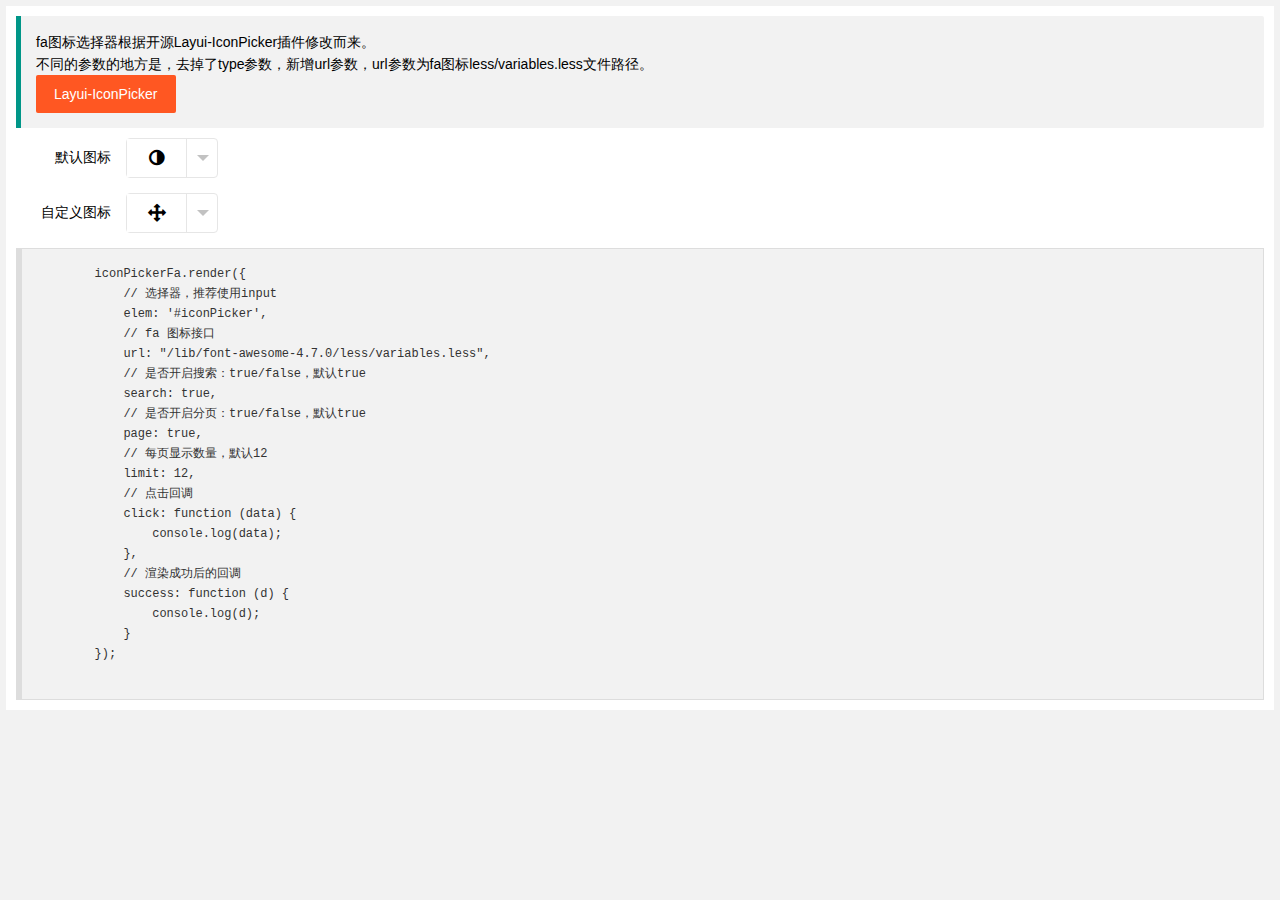
<file: page/icon-picker.html>
<!DOCTYPE html>
<html lang="en">
<head>
    <meta charset="UTF-8">
    <title>图标选择器</title>
    <link rel="stylesheet" href="../lib/layui-v2.5.5/css/layui.css" media="all">
    <link rel="stylesheet" href="../lib/font-awesome-4.7.0/css/font-awesome.min.css" media="all">
    <link rel="stylesheet" href="../css/public.css" media="all">
    <style>
        .layui-iconpicker-body.layui-iconpicker-body-page .hide {display: none;}
    </style>
</head>
<body>
<div class="layuimini-container">
    <div class="layuimini-main">

        <blockquote class="layui-elem-quote">
            fa图标选择器根据开源Layui-IconPicker插件修改而来。<br>
            不同的参数的地方是，去掉了type参数，新增url参数，url参数为fa图标less/variables.less文件路径。<br>
            <a href="https://gitee.com/wujiawei0926/iconpicker" target="_blank" class="layui-btn layui-btn-danger">Layui-IconPicker</a>
        </blockquote>

        <div class="layui-form">
            <div class="layui-form-item">
                <label for="" class="layui-form-label">默认图标</label>
                <div class="layui-input-block">
                    <input type="text" id="iconPicker" lay-filter="iconPicker" class="hide">
                </div>
            </div>

            <div class="layui-form-item">
                <label for="" class="layui-form-label">自定义图标</label>
                <div class="layui-input-block">
                    <input type="text" id="iconPicker1" value="fa-arrows" lay-filter="iconPicker2" class="hide">
                </div>
            </div>
        </div>

        <pre class="layui-code">
        iconPickerFa.render({
            // 选择器，推荐使用input
            elem: '#iconPicker',
            // fa 图标接口
            url: "/lib/font-awesome-4.7.0/less/variables.less",
            // 是否开启搜索：true/false，默认true
            search: true,
            // 是否开启分页：true/false，默认true
            page: true,
            // 每页显示数量，默认12
            limit: 12,
            // 点击回调
            click: function (data) {
                console.log(data);
            },
            // 渲染成功后的回调
            success: function (d) {
                console.log(d);
            }
        });
        </pre>

    </div>
</div>
<script src="../lib/layui-v2.5.5/layui.js" charset="utf-8"></script>
<script src="../js/lay-config.js?v=1.0.4" charset="utf-8"></script>
<script>
    layui.use(['iconPickerFa', 'form', 'layer'], function () {
        var iconPickerFa = layui.iconPickerFa,
            form = layui.form,
            layer = layui.layer,
            $ = layui.$;

        iconPickerFa.render({
            // 选择器，推荐使用input
            elem: '#iconPicker',
            // fa 图标接口
            url: "../lib/font-awesome-4.7.0/less/variables.less",
            // 是否开启搜索：true/false，默认true
            search: true,
            // 是否开启分页：true/false，默认true
            page: true,
            // 每页显示数量，默认12
            limit: 12,
            // 点击回调
            click: function (data) {
                console.log(data);
            },
            // 渲染成功后的回调
            success: function (d) {
                console.log(d);
            }
        });

        iconPickerFa.render({
            // 选择器，推荐使用input
            elem: '#iconPicker1',
            // fa 图标接口
            url: "../lib/font-awesome-4.7.0/less/variables.less",
            // 是否开启搜索：true/false
            search: true,
            // 是否开启分页
            page: true,
            // 每页显示数量，默认12
            limit: 12,
            // 点击回调
            click: function (data) {
                console.log(data);
            },
            // 渲染成功后的回调
            success: function (d) {
                console.log(d);
            }
        });

    });

</script>
</body>
</html>
</file>
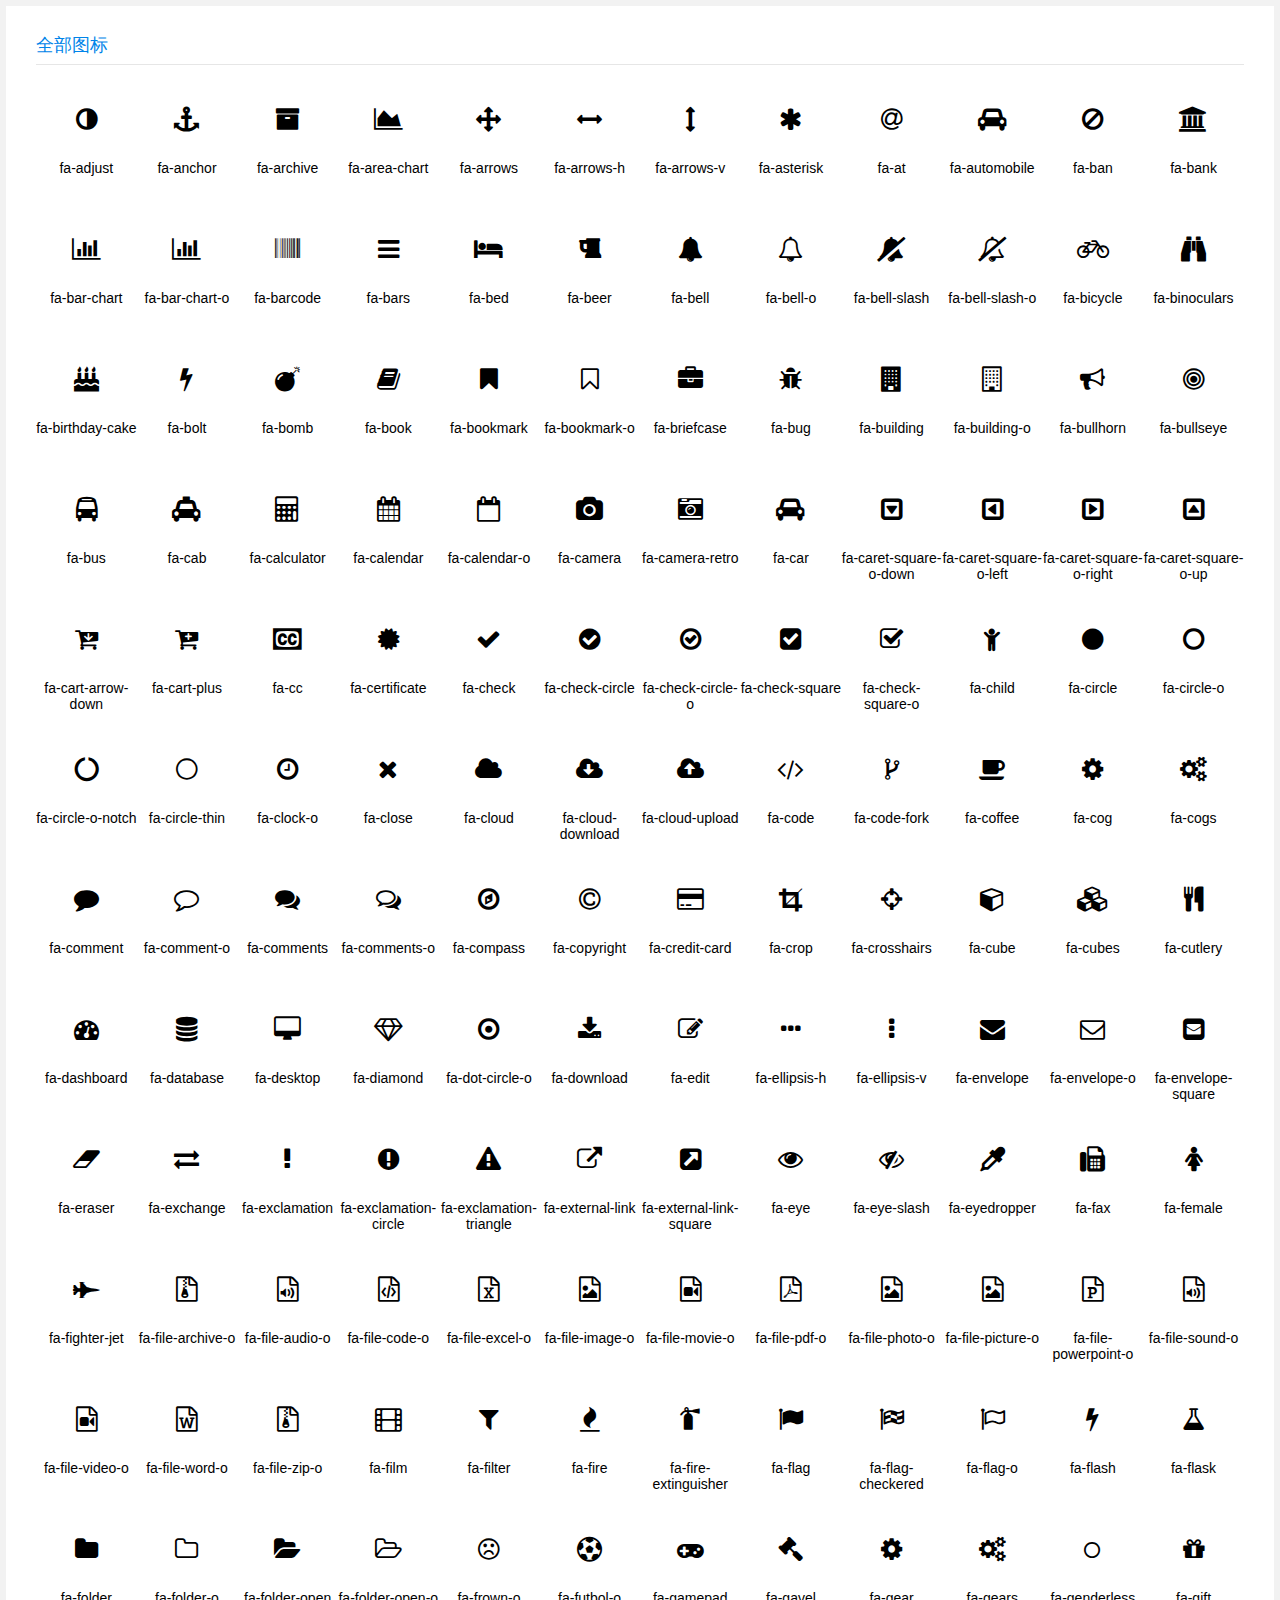
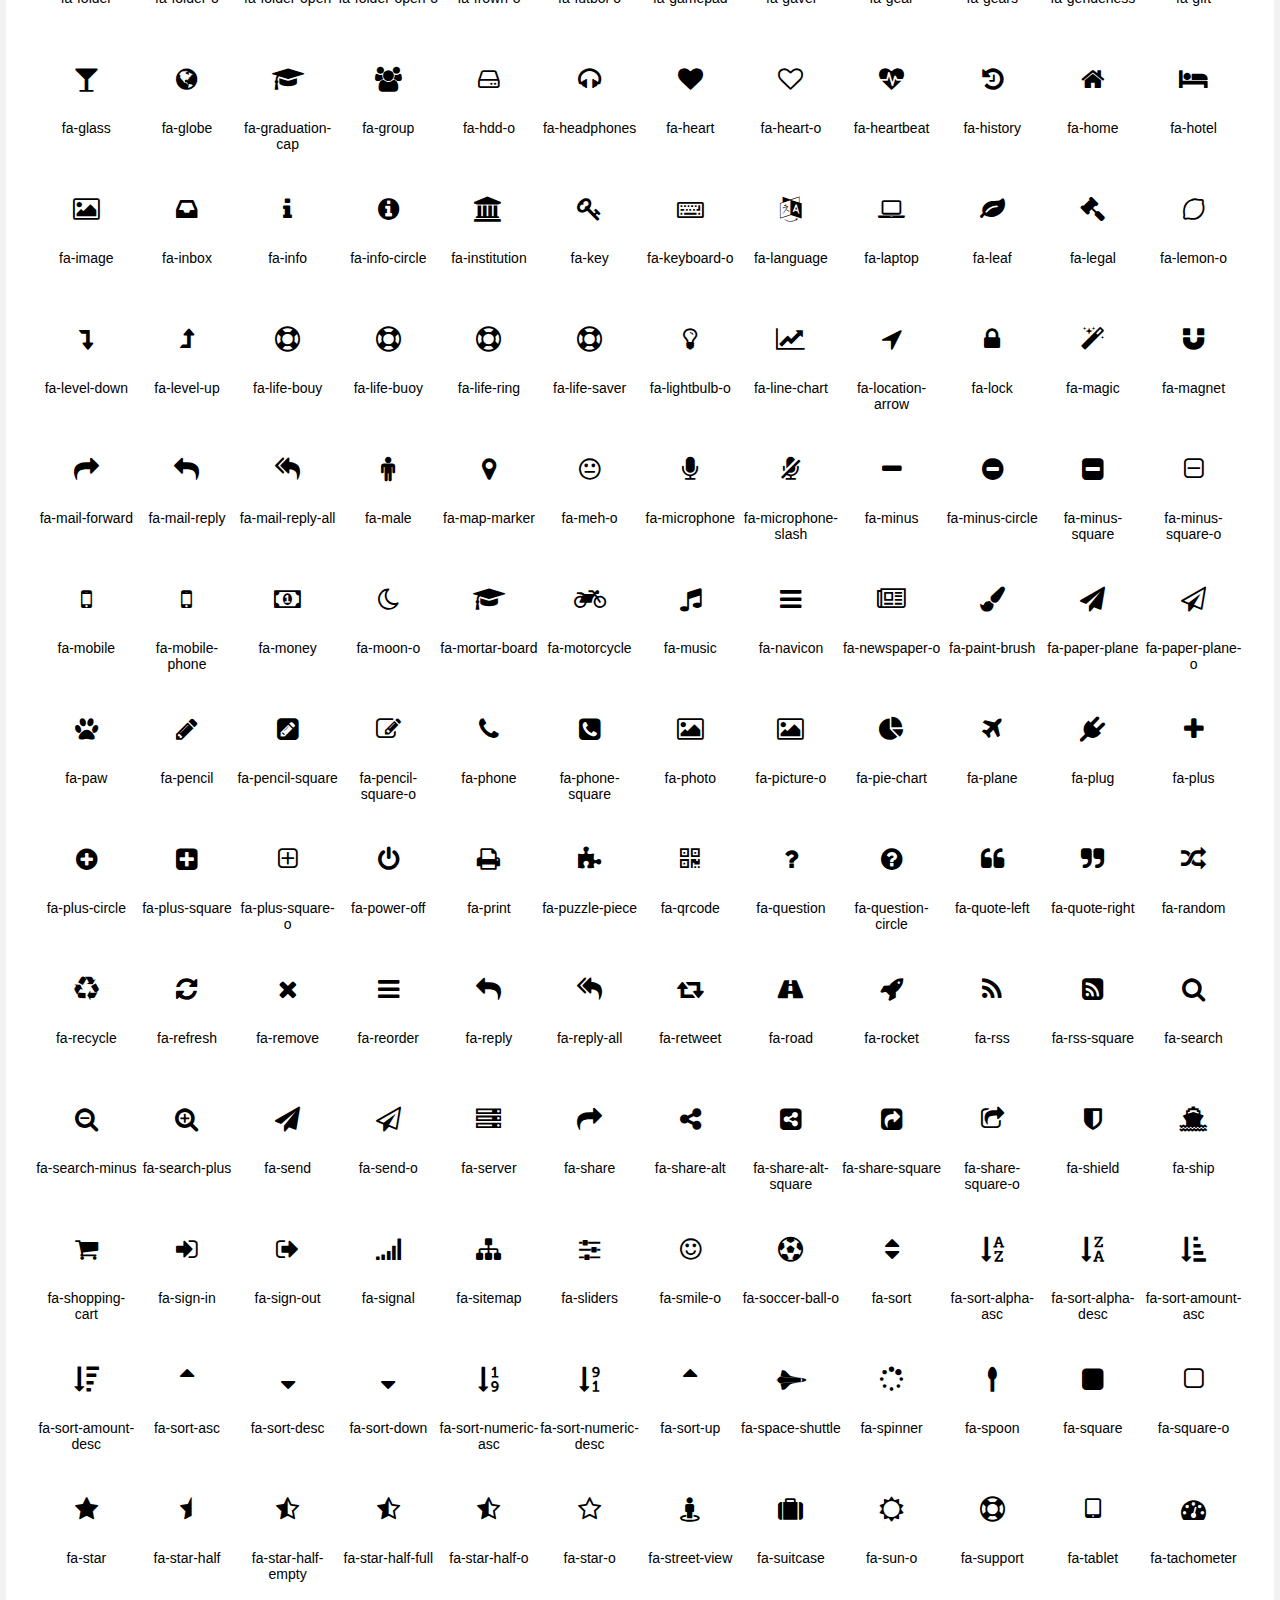
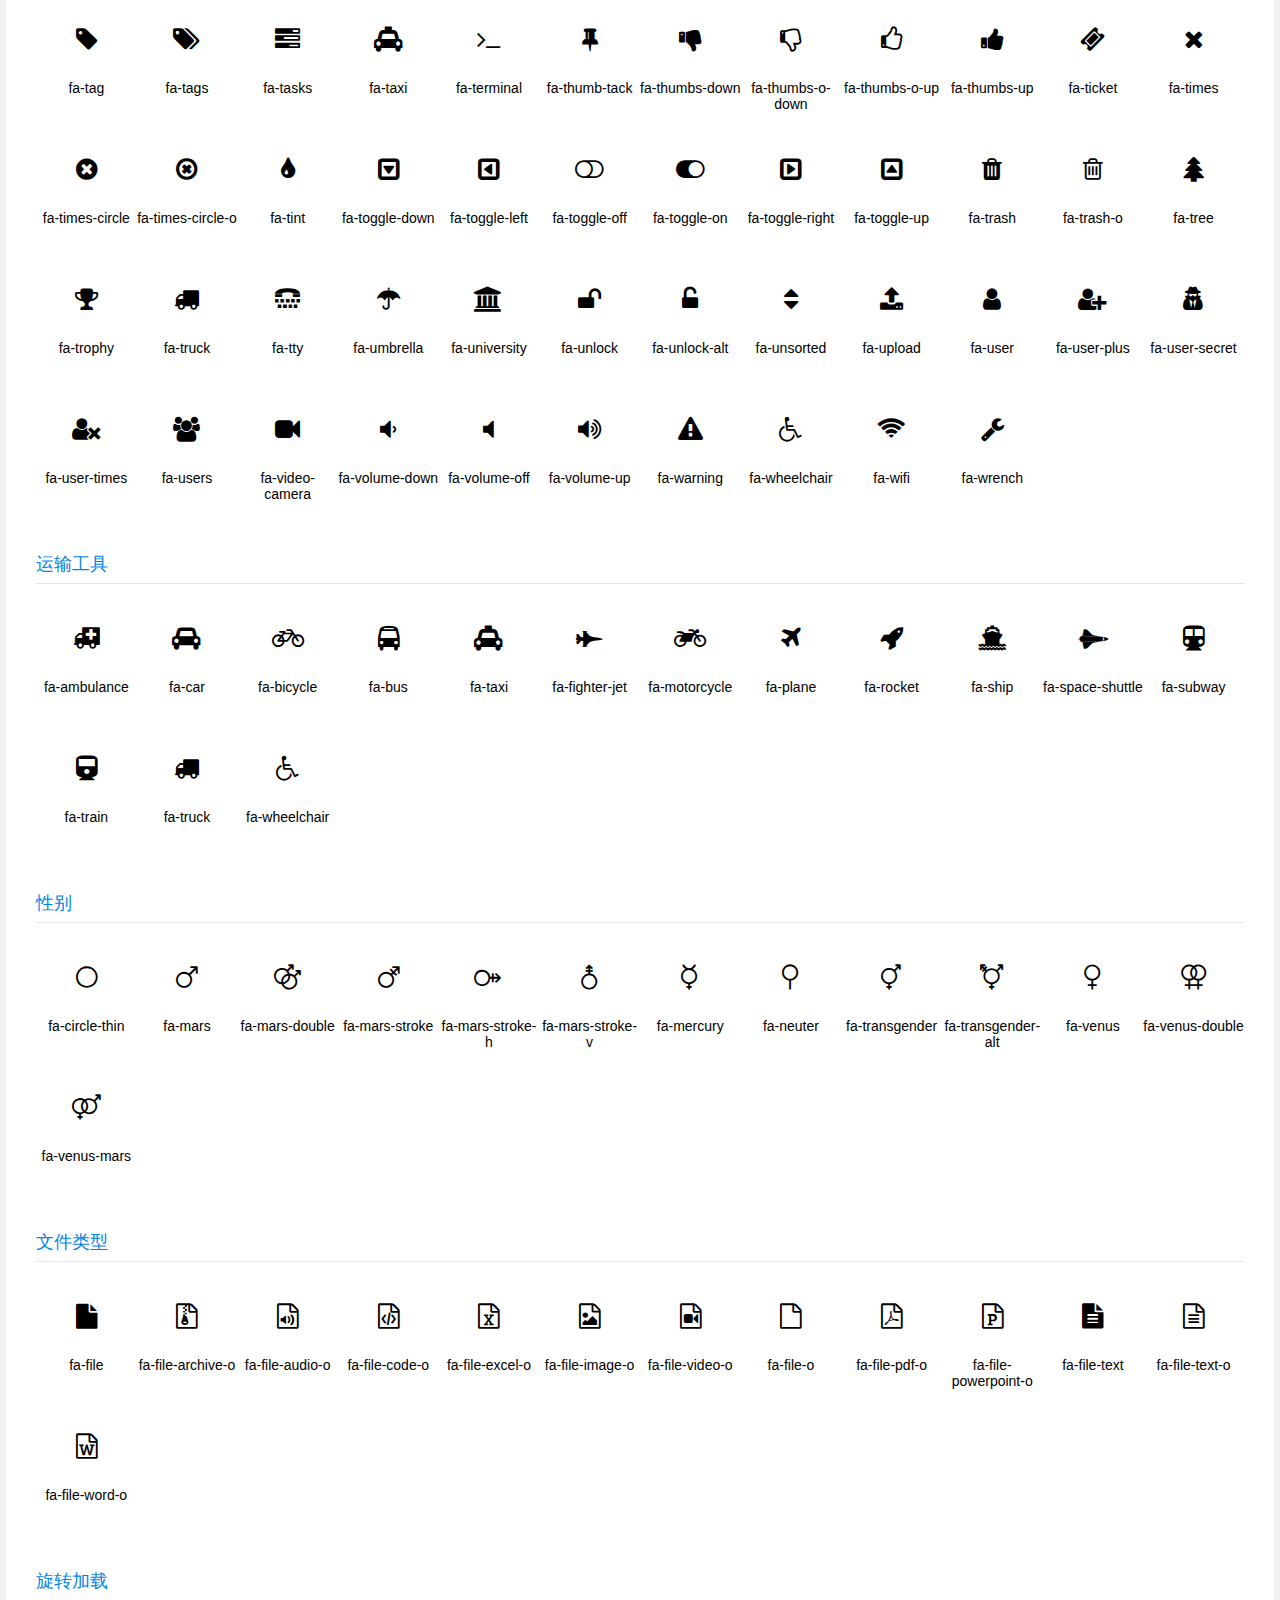
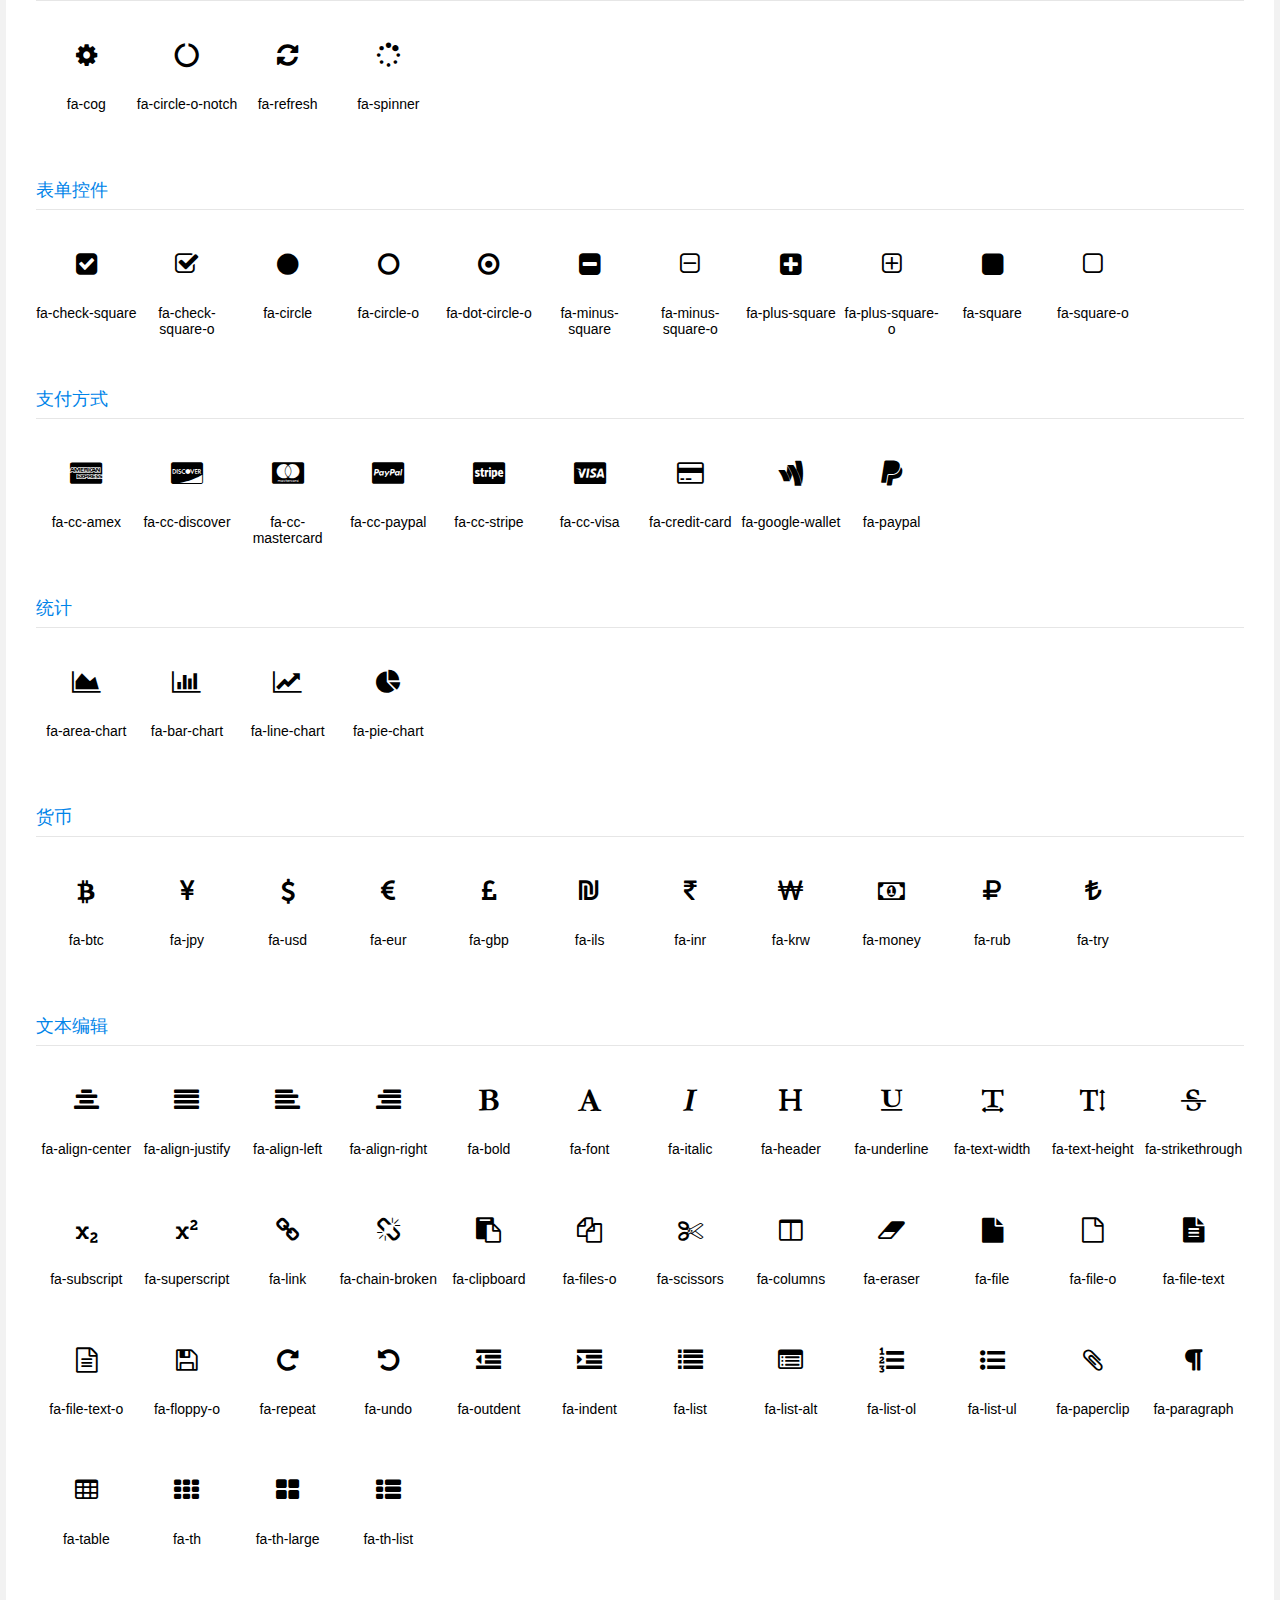
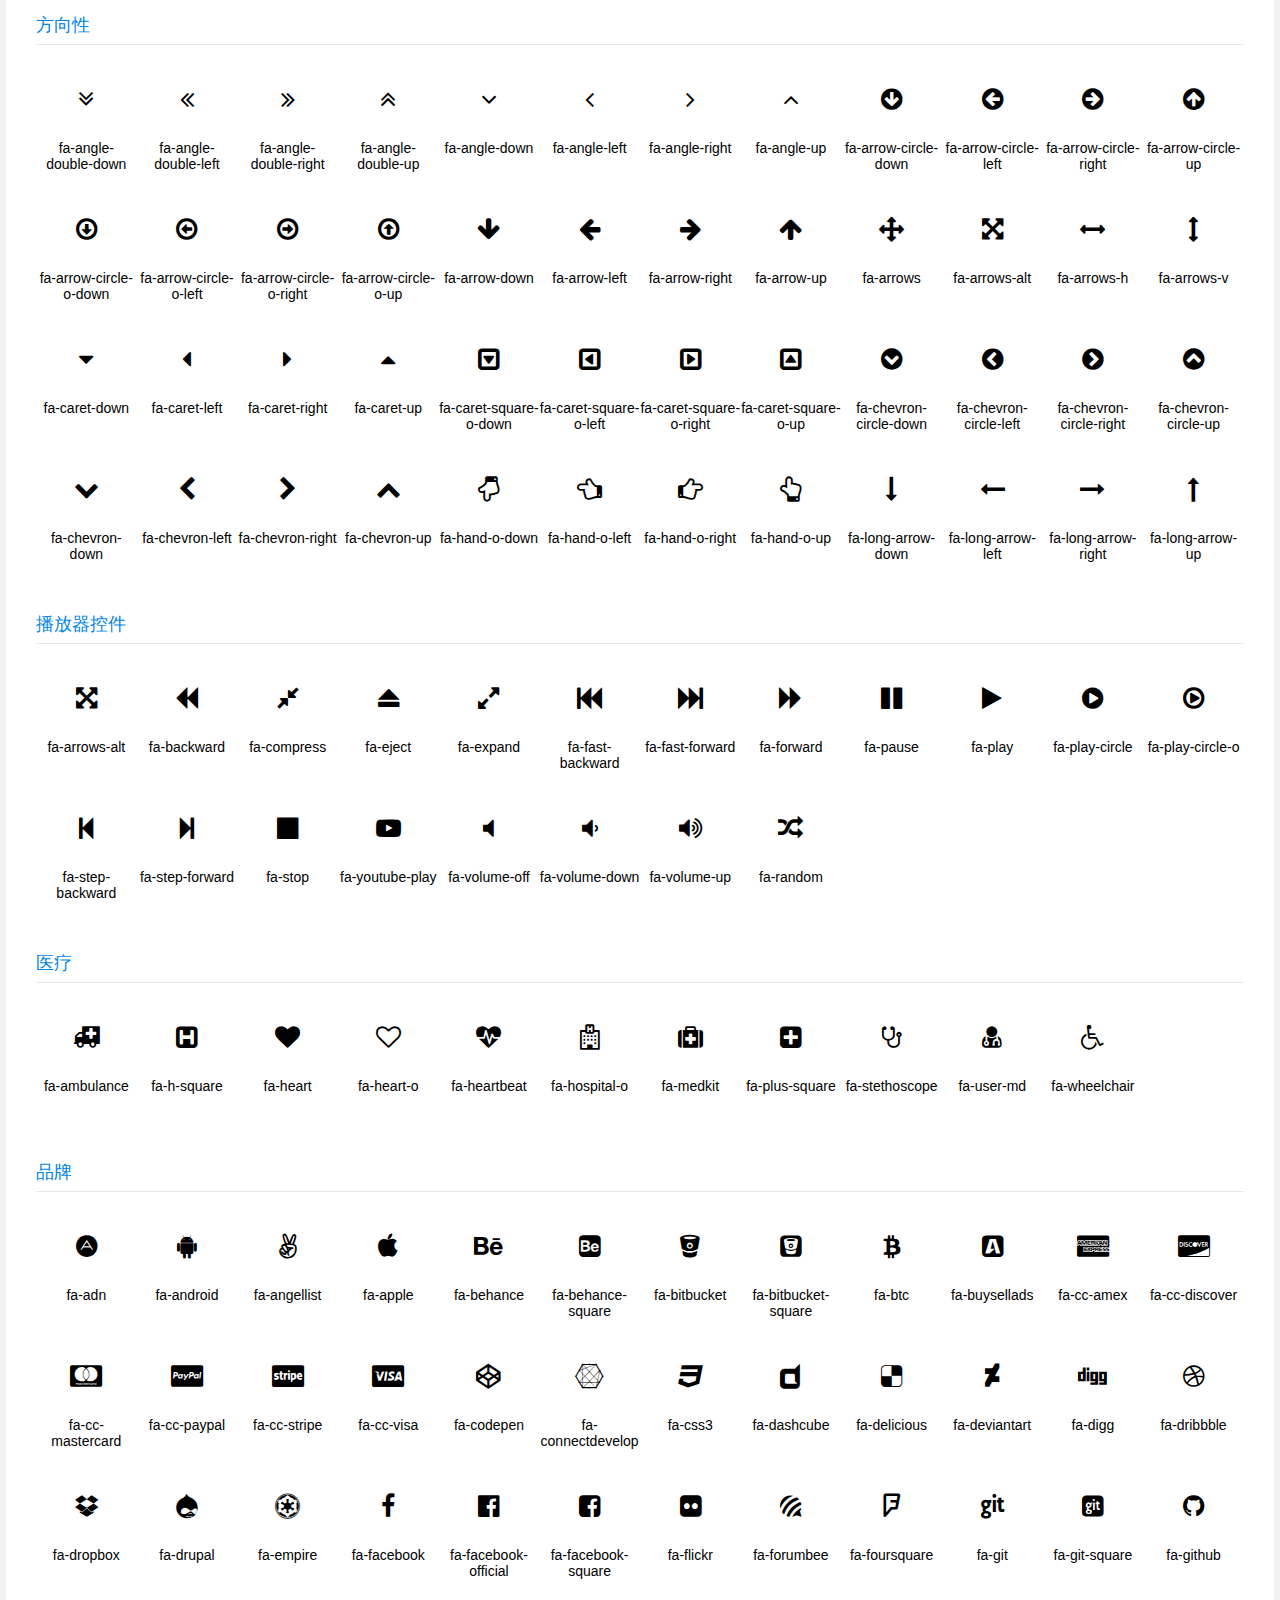
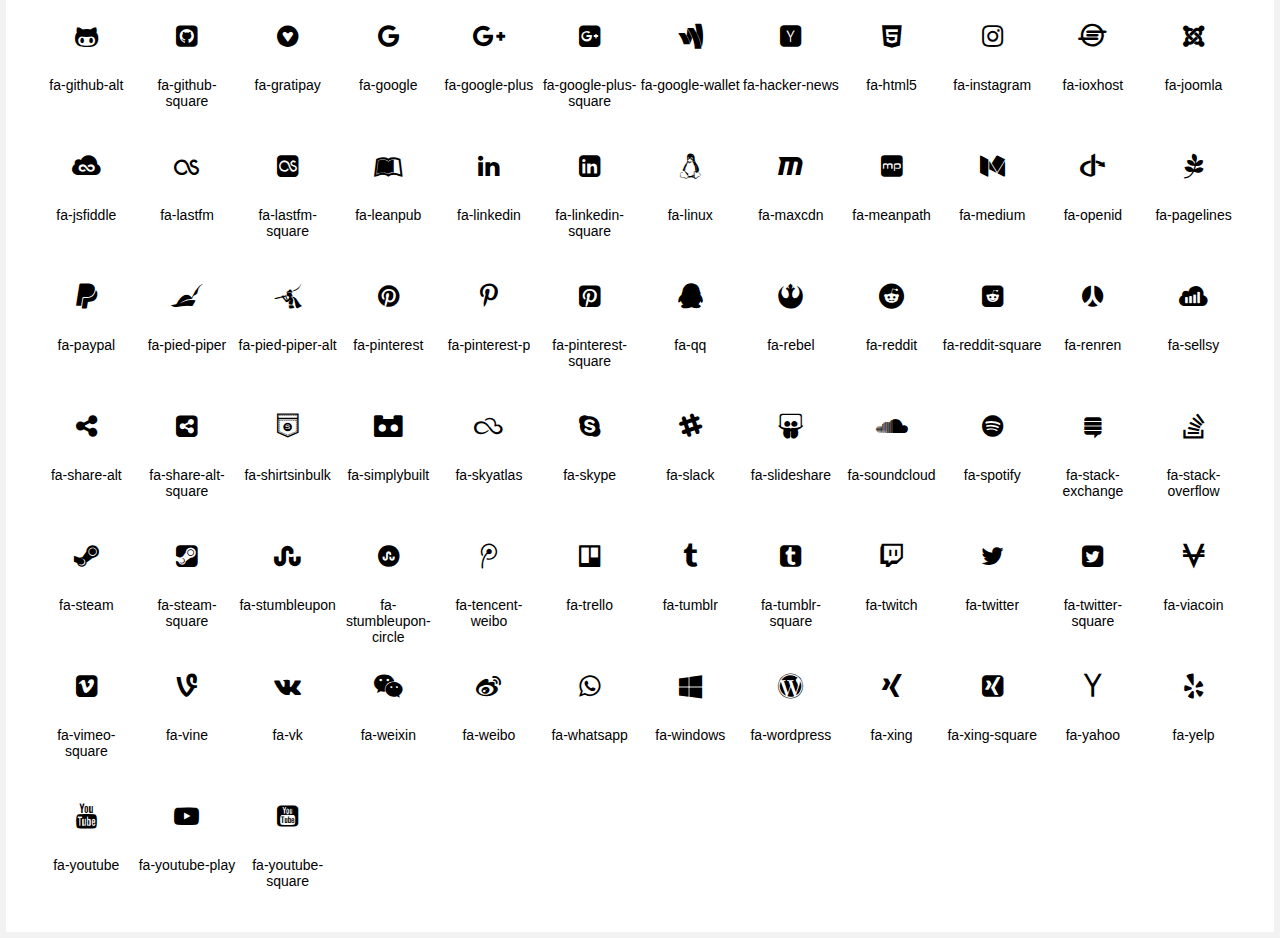
<file: page/icon.html>
<!DOCTYPE html>
<html>
<head>
    <meta charset="utf-8">
    <title>图标列表</title>
    <meta name="renderer" content="webkit">
    <meta http-equiv="X-UA-Compatible" content="IE=edge,chrome=1">
    <meta name="viewport" content="width=device-width, initial-scale=1, maximum-scale=1">
    <meta name="apple-mobile-web-app-status-bar-style" content="black">
    <meta name="apple-mobile-web-app-capable" content="yes">
    <meta name="format-detection" content="telephone=no">
    <link rel="stylesheet" href="../lib/layui-v2.5.5/css/layui.css" media="all">
    <link rel="stylesheet" href="../lib/font-awesome-4.7.0/css/font-awesome.min.css" media="all">
    <link rel="stylesheet" href="../css/public.css" media="all">
    <style>
        h4{ font-size:18px;font-family:"Microsoft YaHei","Simsun",Arial; font-weight:normal; line-height:1; padding:0; margin:0;}
        .icons li{  margin:5px 0; text-align:center; height:120px; cursor:pointer;}
        .icons li i{ display:block; font-size:35px; margin:10px 0; line-height:60px; height:60px;}
        .icons li:hover{ background:#2f4056; border-radius:5px; color:#fff;}
        .icons li:hover i{ font-size:50px;}
        .section{ padding:20px;}
        .section h4 span{ color:#0084e9;}
        .fa {font-size: 25px !important;}
        .fa:hover {font-size: 50px !important;}
    </style>
</head>
<body>
<div class="layuimini-container">
    <div class="layuimini-main">

        <div class="section">
            <h4><span>全部图标</span></h4>
            <hr>
            <ul class="icons layui-row">
                <li class='layui-col-xs4 layui-col-sm3 layui-col-md2 layui-col-lg1 '><i class="fa fa-adjust"></i><span>fa-adjust</span></li>
                <li class='layui-col-xs4 layui-col-sm3 layui-col-md2 layui-col-lg1 '><i class="fa fa-anchor"></i><span>fa-anchor</span></li>
                <li class='layui-col-xs4 layui-col-sm3 layui-col-md2 layui-col-lg1 '><i class="fa fa-archive"></i><span>fa-archive</span></li>
                <li class='layui-col-xs4 layui-col-sm3 layui-col-md2 layui-col-lg1 '><i class="fa fa-area-chart"></i><span>fa-area-chart</span></li>
                <li class='layui-col-xs4 layui-col-sm3 layui-col-md2 layui-col-lg1 '><i class="fa fa-arrows"></i><span>fa-arrows</span></li>
                <li class='layui-col-xs4 layui-col-sm3 layui-col-md2 layui-col-lg1 '><i class="fa fa-arrows-h"></i><span>fa-arrows-h</span></li>
                <li class='layui-col-xs4 layui-col-sm3 layui-col-md2 layui-col-lg1 '><i class="fa fa-arrows-v"></i><span>fa-arrows-v</span></li>
                <li class='layui-col-xs4 layui-col-sm3 layui-col-md2 layui-col-lg1 '><i class="fa fa-asterisk"></i><span>fa-asterisk</span></li>
                <li class='layui-col-xs4 layui-col-sm3 layui-col-md2 layui-col-lg1 '><i class="fa fa-at"></i><span>fa-at</span></li>
                <li class='layui-col-xs4 layui-col-sm3 layui-col-md2 layui-col-lg1 '><i class="fa fa-automobile"></i><span>fa-automobile</span></li>
                <li class='layui-col-xs4 layui-col-sm3 layui-col-md2 layui-col-lg1 '><i class="fa fa-ban"></i><span>fa-ban</span></li>
                <li class='layui-col-xs4 layui-col-sm3 layui-col-md2 layui-col-lg1 '><i class="fa fa-bank"></i><span>fa-bank</span></li>
                <li class='layui-col-xs4 layui-col-sm3 layui-col-md2 layui-col-lg1 '><i class="fa fa-bar-chart"></i><span>fa-bar-chart</span></li>
                <li class='layui-col-xs4 layui-col-sm3 layui-col-md2 layui-col-lg1 '><i class="fa fa-bar-chart-o"></i><span>fa-bar-chart-o</span></li>
                <li class='layui-col-xs4 layui-col-sm3 layui-col-md2 layui-col-lg1 '><i class="fa fa-barcode"></i><span>fa-barcode</span></li>
                <li class='layui-col-xs4 layui-col-sm3 layui-col-md2 layui-col-lg1 '><i class="fa fa-bars"></i><span>fa-bars</span></li>
                <li class='layui-col-xs4 layui-col-sm3 layui-col-md2 layui-col-lg1 '><i class="fa fa-bed"></i><span>fa-bed</span></li>
                <li class='layui-col-xs4 layui-col-sm3 layui-col-md2 layui-col-lg1 '><i class="fa fa-beer"></i><span>fa-beer</span></li>
                <li class='layui-col-xs4 layui-col-sm3 layui-col-md2 layui-col-lg1 '><i class="fa fa-bell"></i><span>fa-bell</span></li>
                <li class='layui-col-xs4 layui-col-sm3 layui-col-md2 layui-col-lg1 '><i class="fa fa-bell-o"></i><span>fa-bell-o</span></li>
                <li class='layui-col-xs4 layui-col-sm3 layui-col-md2 layui-col-lg1 '><i class="fa fa-bell-slash"></i><span>fa-bell-slash</span></li>
                <li class='layui-col-xs4 layui-col-sm3 layui-col-md2 layui-col-lg1 '><i class="fa fa-bell-slash-o"></i><span>fa-bell-slash-o</span></li>
                <li class='layui-col-xs4 layui-col-sm3 layui-col-md2 layui-col-lg1 '><i class="fa fa-bicycle"></i><span>fa-bicycle</span></li>
                <li class='layui-col-xs4 layui-col-sm3 layui-col-md2 layui-col-lg1 '><i class="fa fa-binoculars"></i><span>fa-binoculars</span></li>
                <li class='layui-col-xs4 layui-col-sm3 layui-col-md2 layui-col-lg1 '><i class="fa fa-birthday-cake"></i><span>fa-birthday-cake</span></li>
                <li class='layui-col-xs4 layui-col-sm3 layui-col-md2 layui-col-lg1 '><i class="fa fa-bolt"></i><span>fa-bolt</span></li>
                <li class='layui-col-xs4 layui-col-sm3 layui-col-md2 layui-col-lg1 '><i class="fa fa-bomb"></i><span>fa-bomb</span></li>
                <li class='layui-col-xs4 layui-col-sm3 layui-col-md2 layui-col-lg1 '><i class="fa fa-book"></i><span>fa-book</span></li>
                <li class='layui-col-xs4 layui-col-sm3 layui-col-md2 layui-col-lg1 '><i class="fa fa-bookmark"></i><span>fa-bookmark</span></li>
                <li class='layui-col-xs4 layui-col-sm3 layui-col-md2 layui-col-lg1 '><i class="fa fa-bookmark-o"></i><span>fa-bookmark-o</span></li>
                <li class='layui-col-xs4 layui-col-sm3 layui-col-md2 layui-col-lg1 '><i class="fa fa-briefcase"></i><span>fa-briefcase</span></li>
                <li class='layui-col-xs4 layui-col-sm3 layui-col-md2 layui-col-lg1 '><i class="fa fa-bug"></i><span>fa-bug</span></li>
                <li class='layui-col-xs4 layui-col-sm3 layui-col-md2 layui-col-lg1 '><i class="fa fa-building"></i><span>fa-building</span></li>
                <li class='layui-col-xs4 layui-col-sm3 layui-col-md2 layui-col-lg1 '><i class="fa fa-building-o"></i><span>fa-building-o</span></li>
                <li class='layui-col-xs4 layui-col-sm3 layui-col-md2 layui-col-lg1 '><i class="fa fa-bullhorn"></i><span>fa-bullhorn</span></li>
                <li class='layui-col-xs4 layui-col-sm3 layui-col-md2 layui-col-lg1 '><i class="fa fa-bullseye"></i><span>fa-bullseye</span></li>
                <li class='layui-col-xs4 layui-col-sm3 layui-col-md2 layui-col-lg1 '><i class="fa fa-bus"></i><span>fa-bus</span></li>
                <li class='layui-col-xs4 layui-col-sm3 layui-col-md2 layui-col-lg1 '><i class="fa fa-cab"></i><span>fa-cab</span></li>
                <li class='layui-col-xs4 layui-col-sm3 layui-col-md2 layui-col-lg1 '><i class="fa fa-calculator"></i><span>fa-calculator</span></li>
                <li class='layui-col-xs4 layui-col-sm3 layui-col-md2 layui-col-lg1 '><i class="fa fa-calendar"></i><span>fa-calendar</span></li>
                <li class='layui-col-xs4 layui-col-sm3 layui-col-md2 layui-col-lg1 '><i class="fa fa-calendar-o"></i><span>fa-calendar-o</span></li>
                <li class='layui-col-xs4 layui-col-sm3 layui-col-md2 layui-col-lg1 '><i class="fa fa-camera"></i><span>fa-camera</span></li>
                <li class='layui-col-xs4 layui-col-sm3 layui-col-md2 layui-col-lg1 '><i class="fa fa-camera-retro"></i><span>fa-camera-retro</span></li>
                <li class='layui-col-xs4 layui-col-sm3 layui-col-md2 layui-col-lg1 '><i class="fa fa-car"></i><span>fa-car</span></li>
                <li class='layui-col-xs4 layui-col-sm3 layui-col-md2 layui-col-lg1 '><i class="fa fa-caret-square-o-down"></i><span>fa-caret-square-o-down</span></li>
                <li class='layui-col-xs4 layui-col-sm3 layui-col-md2 layui-col-lg1 '><i class="fa fa-caret-square-o-left"></i><span>fa-caret-square-o-left</span></li>
                <li class='layui-col-xs4 layui-col-sm3 layui-col-md2 layui-col-lg1 '><i class="fa fa-caret-square-o-right"></i><span>fa-caret-square-o-right</span></li>
                <li class='layui-col-xs4 layui-col-sm3 layui-col-md2 layui-col-lg1 '><i class="fa fa-caret-square-o-up"></i><span>fa-caret-square-o-up</span></li>
                <li class='layui-col-xs4 layui-col-sm3 layui-col-md2 layui-col-lg1 '><i class="fa fa-cart-arrow-down"></i><span>fa-cart-arrow-down</span></li>
                <li class='layui-col-xs4 layui-col-sm3 layui-col-md2 layui-col-lg1 '><i class="fa fa-cart-plus"></i><span>fa-cart-plus</span></li>
                <li class='layui-col-xs4 layui-col-sm3 layui-col-md2 layui-col-lg1 '><i class="fa fa-cc"></i><span>fa-cc</span></li>
                <li class='layui-col-xs4 layui-col-sm3 layui-col-md2 layui-col-lg1 '><i class="fa fa-certificate"></i><span>fa-certificate</span></li>
                <li class='layui-col-xs4 layui-col-sm3 layui-col-md2 layui-col-lg1 '><i class="fa fa-check"></i><span>fa-check</span></li>
                <li class='layui-col-xs4 layui-col-sm3 layui-col-md2 layui-col-lg1 '><i class="fa fa-check-circle"></i><span>fa-check-circle</span></li>
                <li class='layui-col-xs4 layui-col-sm3 layui-col-md2 layui-col-lg1 '><i class="fa fa-check-circle-o"></i><span>fa-check-circle-o</span></li>
                <li class='layui-col-xs4 layui-col-sm3 layui-col-md2 layui-col-lg1 '><i class="fa fa-check-square"></i><span>fa-check-square</span></li>
                <li class='layui-col-xs4 layui-col-sm3 layui-col-md2 layui-col-lg1 '><i class="fa fa-check-square-o"></i><span>fa-check-square-o</span></li>
                <li class='layui-col-xs4 layui-col-sm3 layui-col-md2 layui-col-lg1 '><i class="fa fa-child"></i><span>fa-child</span></li>
                <li class='layui-col-xs4 layui-col-sm3 layui-col-md2 layui-col-lg1 '><i class="fa fa-circle"></i><span>fa-circle</span></li>
                <li class='layui-col-xs4 layui-col-sm3 layui-col-md2 layui-col-lg1 '><i class="fa fa-circle-o"></i><span>fa-circle-o</span></li>
                <li class='layui-col-xs4 layui-col-sm3 layui-col-md2 layui-col-lg1 '><i class="fa fa-circle-o-notch"></i><span>fa-circle-o-notch</span></li>
                <li class='layui-col-xs4 layui-col-sm3 layui-col-md2 layui-col-lg1 '><i class="fa fa-circle-thin"></i><span>fa-circle-thin</span></li>
                <li class='layui-col-xs4 layui-col-sm3 layui-col-md2 layui-col-lg1 '><i class="fa fa-clock-o"></i><span>fa-clock-o</span></li>
                <li class='layui-col-xs4 layui-col-sm3 layui-col-md2 layui-col-lg1 '><i class="fa fa-close"></i><span>fa-close</span></li>
                <li class='layui-col-xs4 layui-col-sm3 layui-col-md2 layui-col-lg1 '><i class="fa fa-cloud"></i><span>fa-cloud</span></li>
                <li class='layui-col-xs4 layui-col-sm3 layui-col-md2 layui-col-lg1 '><i class="fa fa-cloud-download"></i><span>fa-cloud-download</span></li>
                <li class='layui-col-xs4 layui-col-sm3 layui-col-md2 layui-col-lg1 '><i class="fa fa-cloud-upload"></i><span>fa-cloud-upload</span></li>
                <li class='layui-col-xs4 layui-col-sm3 layui-col-md2 layui-col-lg1 '><i class="fa fa-code"></i><span>fa-code</span></li>
                <li class='layui-col-xs4 layui-col-sm3 layui-col-md2 layui-col-lg1 '><i class="fa fa-code-fork"></i><span>fa-code-fork</span></li>
                <li class='layui-col-xs4 layui-col-sm3 layui-col-md2 layui-col-lg1 '><i class="fa fa-coffee"></i><span>fa-coffee</span></li>
                <li class='layui-col-xs4 layui-col-sm3 layui-col-md2 layui-col-lg1 '><i class="fa fa-cog"></i><span>fa-cog</span></li>
                <li class='layui-col-xs4 layui-col-sm3 layui-col-md2 layui-col-lg1 '><i class="fa fa-cogs"></i><span>fa-cogs</span></li>
                <li class='layui-col-xs4 layui-col-sm3 layui-col-md2 layui-col-lg1 '><i class="fa fa-comment"></i><span>fa-comment</span></li>
                <li class='layui-col-xs4 layui-col-sm3 layui-col-md2 layui-col-lg1 '><i class="fa fa-comment-o"></i><span>fa-comment-o</span></li>
                <li class='layui-col-xs4 layui-col-sm3 layui-col-md2 layui-col-lg1 '><i class="fa fa-comments"></i><span>fa-comments</span></li>
                <li class='layui-col-xs4 layui-col-sm3 layui-col-md2 layui-col-lg1 '><i class="fa fa-comments-o"></i><span>fa-comments-o</span></li>
                <li class='layui-col-xs4 layui-col-sm3 layui-col-md2 layui-col-lg1 '><i class="fa fa-compass"></i><span>fa-compass</span></li>
                <li class='layui-col-xs4 layui-col-sm3 layui-col-md2 layui-col-lg1 '><i class="fa fa-copyright"></i><span>fa-copyright</span></li>
                <li class='layui-col-xs4 layui-col-sm3 layui-col-md2 layui-col-lg1 '><i class="fa fa-credit-card"></i><span>fa-credit-card</span></li>
                <li class='layui-col-xs4 layui-col-sm3 layui-col-md2 layui-col-lg1 '><i class="fa fa-crop"></i><span>fa-crop</span></li>
                <li class='layui-col-xs4 layui-col-sm3 layui-col-md2 layui-col-lg1 '><i class="fa fa-crosshairs"></i><span>fa-crosshairs</span></li>
                <li class='layui-col-xs4 layui-col-sm3 layui-col-md2 layui-col-lg1 '><i class="fa fa-cube"></i><span>fa-cube</span></li>
                <li class='layui-col-xs4 layui-col-sm3 layui-col-md2 layui-col-lg1 '><i class="fa fa-cubes"></i><span>fa-cubes</span></li>
                <li class='layui-col-xs4 layui-col-sm3 layui-col-md2 layui-col-lg1 '><i class="fa fa-cutlery"></i><span>fa-cutlery</span></li>
                <li class='layui-col-xs4 layui-col-sm3 layui-col-md2 layui-col-lg1 '><i class="fa fa-dashboard"></i><span>fa-dashboard</span></li>
                <li class='layui-col-xs4 layui-col-sm3 layui-col-md2 layui-col-lg1 '><i class="fa fa-database"></i><span>fa-database</span></li>
                <li class='layui-col-xs4 layui-col-sm3 layui-col-md2 layui-col-lg1 '><i class="fa fa-desktop"></i><span>fa-desktop</span></li>
                <li class='layui-col-xs4 layui-col-sm3 layui-col-md2 layui-col-lg1 '><i class="fa fa-diamond"></i><span>fa-diamond</span></li>
                <li class='layui-col-xs4 layui-col-sm3 layui-col-md2 layui-col-lg1 '><i class="fa fa-dot-circle-o"></i><span>fa-dot-circle-o</span></li>
                <li class='layui-col-xs4 layui-col-sm3 layui-col-md2 layui-col-lg1 '><i class="fa fa-download"></i><span>fa-download</span></li>
                <li class='layui-col-xs4 layui-col-sm3 layui-col-md2 layui-col-lg1 '><i class="fa fa-edit"></i><span>fa-edit</span></li>
                <li class='layui-col-xs4 layui-col-sm3 layui-col-md2 layui-col-lg1 '><i class="fa fa-ellipsis-h"></i><span>fa-ellipsis-h</span></li>
                <li class='layui-col-xs4 layui-col-sm3 layui-col-md2 layui-col-lg1 '><i class="fa fa-ellipsis-v"></i><span>fa-ellipsis-v</span></li>
                <li class='layui-col-xs4 layui-col-sm3 layui-col-md2 layui-col-lg1 '><i class="fa fa-envelope"></i><span>fa-envelope</span></li>
                <li class='layui-col-xs4 layui-col-sm3 layui-col-md2 layui-col-lg1 '><i class="fa fa-envelope-o"></i><span>fa-envelope-o</span></li>
                <li class='layui-col-xs4 layui-col-sm3 layui-col-md2 layui-col-lg1 '><i class="fa fa-envelope-square"></i><span>fa-envelope-square</span></li>
                <li class='layui-col-xs4 layui-col-sm3 layui-col-md2 layui-col-lg1 '><i class="fa fa-eraser"></i><span>fa-eraser</span></li>
                <li class='layui-col-xs4 layui-col-sm3 layui-col-md2 layui-col-lg1 '><i class="fa fa-exchange"></i><span>fa-exchange</span></li>
                <li class='layui-col-xs4 layui-col-sm3 layui-col-md2 layui-col-lg1 '><i class="fa fa-exclamation"></i><span>fa-exclamation</span></li>
                <li class='layui-col-xs4 layui-col-sm3 layui-col-md2 layui-col-lg1 '><i class="fa fa-exclamation-circle"></i><span>fa-exclamation-circle</span></li>
                <li class='layui-col-xs4 layui-col-sm3 layui-col-md2 layui-col-lg1 '><i class="fa fa-exclamation-triangle"></i><span>fa-exclamation-triangle</span></li>
                <li class='layui-col-xs4 layui-col-sm3 layui-col-md2 layui-col-lg1 '><i class="fa fa-external-link"></i><span>fa-external-link</span></li>
                <li class='layui-col-xs4 layui-col-sm3 layui-col-md2 layui-col-lg1 '><i class="fa fa-external-link-square"></i><span>fa-external-link-square</span></li>
                <li class='layui-col-xs4 layui-col-sm3 layui-col-md2 layui-col-lg1 '><i class="fa fa-eye"></i><span>fa-eye</span></li>
                <li class='layui-col-xs4 layui-col-sm3 layui-col-md2 layui-col-lg1 '><i class="fa fa-eye-slash"></i><span>fa-eye-slash</span></li>
                <li class='layui-col-xs4 layui-col-sm3 layui-col-md2 layui-col-lg1 '><i class="fa fa-eyedropper"></i><span>fa-eyedropper</span></li>
                <li class='layui-col-xs4 layui-col-sm3 layui-col-md2 layui-col-lg1 '><i class="fa fa-fax"></i><span>fa-fax</span></li>
                <li class='layui-col-xs4 layui-col-sm3 layui-col-md2 layui-col-lg1 '><i class="fa fa-female"></i><span>fa-female</span></li>
                <li class='layui-col-xs4 layui-col-sm3 layui-col-md2 layui-col-lg1 '><i class="fa fa-fighter-jet"></i><span>fa-fighter-jet</span></li>
                <li class='layui-col-xs4 layui-col-sm3 layui-col-md2 layui-col-lg1 '><i class="fa fa-file-archive-o"></i><span>fa-file-archive-o</span></li>
                <li class='layui-col-xs4 layui-col-sm3 layui-col-md2 layui-col-lg1 '><i class="fa fa-file-audio-o"></i><span>fa-file-audio-o</span></li>
                <li class='layui-col-xs4 layui-col-sm3 layui-col-md2 layui-col-lg1 '><i class="fa fa-file-code-o"></i><span>fa-file-code-o</span></li>
                <li class='layui-col-xs4 layui-col-sm3 layui-col-md2 layui-col-lg1 '><i class="fa fa-file-excel-o"></i><span>fa-file-excel-o</span></li>
                <li class='layui-col-xs4 layui-col-sm3 layui-col-md2 layui-col-lg1 '><i class="fa fa-file-image-o"></i><span>fa-file-image-o</span></li>
                <li class='layui-col-xs4 layui-col-sm3 layui-col-md2 layui-col-lg1 '><i class="fa fa-file-movie-o"></i><span>fa-file-movie-o</span></li>
                <li class='layui-col-xs4 layui-col-sm3 layui-col-md2 layui-col-lg1 '><i class="fa fa-file-pdf-o"></i><span>fa-file-pdf-o</span></li>
                <li class='layui-col-xs4 layui-col-sm3 layui-col-md2 layui-col-lg1 '><i class="fa fa-file-photo-o"></i><span>fa-file-photo-o</span></li>
                <li class='layui-col-xs4 layui-col-sm3 layui-col-md2 layui-col-lg1 '><i class="fa fa-file-picture-o"></i><span>fa-file-picture-o</span></li>
                <li class='layui-col-xs4 layui-col-sm3 layui-col-md2 layui-col-lg1 '><i class="fa fa-file-powerpoint-o"></i><span>fa-file-powerpoint-o</span></li>
                <li class='layui-col-xs4 layui-col-sm3 layui-col-md2 layui-col-lg1 '><i class="fa fa-file-sound-o"></i><span>fa-file-sound-o</span></li>
                <li class='layui-col-xs4 layui-col-sm3 layui-col-md2 layui-col-lg1 '><i class="fa fa-file-video-o"></i><span>fa-file-video-o</span></li>
                <li class='layui-col-xs4 layui-col-sm3 layui-col-md2 layui-col-lg1 '><i class="fa fa-file-word-o"></i><span>fa-file-word-o</span></li>
                <li class='layui-col-xs4 layui-col-sm3 layui-col-md2 layui-col-lg1 '><i class="fa fa-file-zip-o"></i><span>fa-file-zip-o</span></li>
                <li class='layui-col-xs4 layui-col-sm3 layui-col-md2 layui-col-lg1 '><i class="fa fa-film"></i><span>fa-film</span></li>
                <li class='layui-col-xs4 layui-col-sm3 layui-col-md2 layui-col-lg1 '><i class="fa fa-filter"></i><span>fa-filter</span></li>
                <li class='layui-col-xs4 layui-col-sm3 layui-col-md2 layui-col-lg1 '><i class="fa fa-fire"></i><span>fa-fire</span></li>
                <li class='layui-col-xs4 layui-col-sm3 layui-col-md2 layui-col-lg1 '><i class="fa fa-fire-extinguisher"></i><span>fa-fire-extinguisher</span></li>
                <li class='layui-col-xs4 layui-col-sm3 layui-col-md2 layui-col-lg1 '><i class="fa fa-flag"></i><span>fa-flag</span></li>
                <li class='layui-col-xs4 layui-col-sm3 layui-col-md2 layui-col-lg1 '><i class="fa fa-flag-checkered"></i><span>fa-flag-checkered</span></li>
                <li class='layui-col-xs4 layui-col-sm3 layui-col-md2 layui-col-lg1 '><i class="fa fa-flag-o"></i><span>fa-flag-o</span></li>
                <li class='layui-col-xs4 layui-col-sm3 layui-col-md2 layui-col-lg1 '><i class="fa fa-flash"></i><span>fa-flash</span></li>
                <li class='layui-col-xs4 layui-col-sm3 layui-col-md2 layui-col-lg1 '><i class="fa fa-flask"></i><span>fa-flask</span></li>
                <li class='layui-col-xs4 layui-col-sm3 layui-col-md2 layui-col-lg1 '><i class="fa fa-folder"></i><span>fa-folder</span></li>
                <li class='layui-col-xs4 layui-col-sm3 layui-col-md2 layui-col-lg1 '><i class="fa fa-folder-o"></i><span>fa-folder-o</span></li>
                <li class='layui-col-xs4 layui-col-sm3 layui-col-md2 layui-col-lg1 '><i class="fa fa-folder-open"></i><span>fa-folder-open</span></li>
                <li class='layui-col-xs4 layui-col-sm3 layui-col-md2 layui-col-lg1 '><i class="fa fa-folder-open-o"></i><span>fa-folder-open-o</span></li>
                <li class='layui-col-xs4 layui-col-sm3 layui-col-md2 layui-col-lg1 '><i class="fa fa-frown-o"></i><span>fa-frown-o</span></li>
                <li class='layui-col-xs4 layui-col-sm3 layui-col-md2 layui-col-lg1 '><i class="fa fa-futbol-o"></i><span>fa-futbol-o</span></li>
                <li class='layui-col-xs4 layui-col-sm3 layui-col-md2 layui-col-lg1 '><i class="fa fa-gamepad"></i><span>fa-gamepad</span></li>
                <li class='layui-col-xs4 layui-col-sm3 layui-col-md2 layui-col-lg1 '><i class="fa fa-gavel"></i><span>fa-gavel</span></li>
                <li class='layui-col-xs4 layui-col-sm3 layui-col-md2 layui-col-lg1 '><i class="fa fa-gear"></i><span>fa-gear</span></li>
                <li class='layui-col-xs4 layui-col-sm3 layui-col-md2 layui-col-lg1 '><i class="fa fa-gears"></i><span>fa-gears</span></li>
                <li class='layui-col-xs4 layui-col-sm3 layui-col-md2 layui-col-lg1 '><i class="fa fa-genderless"></i><span>fa-genderless</span></li>
                <li class='layui-col-xs4 layui-col-sm3 layui-col-md2 layui-col-lg1 '><i class="fa fa-gift"></i><span>fa-gift</span></li>
                <li class='layui-col-xs4 layui-col-sm3 layui-col-md2 layui-col-lg1 '><i class="fa fa-glass"></i><span>fa-glass</span></li>
                <li class='layui-col-xs4 layui-col-sm3 layui-col-md2 layui-col-lg1 '><i class="fa fa-globe"></i><span>fa-globe</span></li>
                <li class='layui-col-xs4 layui-col-sm3 layui-col-md2 layui-col-lg1 '><i class="fa fa-graduation-cap"></i><span>fa-graduation-cap</span></li>
                <li class='layui-col-xs4 layui-col-sm3 layui-col-md2 layui-col-lg1 '><i class="fa fa-group"></i><span>fa-group</span></li>
                <li class='layui-col-xs4 layui-col-sm3 layui-col-md2 layui-col-lg1 '><i class="fa fa-hdd-o"></i><span>fa-hdd-o</span></li>
                <li class='layui-col-xs4 layui-col-sm3 layui-col-md2 layui-col-lg1 '><i class="fa fa-headphones"></i><span>fa-headphones</span></li>
                <li class='layui-col-xs4 layui-col-sm3 layui-col-md2 layui-col-lg1 '><i class="fa fa-heart"></i><span>fa-heart</span></li>
                <li class='layui-col-xs4 layui-col-sm3 layui-col-md2 layui-col-lg1 '><i class="fa fa-heart-o"></i><span>fa-heart-o</span></li>
                <li class='layui-col-xs4 layui-col-sm3 layui-col-md2 layui-col-lg1 '><i class="fa fa-heartbeat"></i><span>fa-heartbeat</span></li>
                <li class='layui-col-xs4 layui-col-sm3 layui-col-md2 layui-col-lg1 '><i class="fa fa-history"></i><span>fa-history</span></li>
                <li class='layui-col-xs4 layui-col-sm3 layui-col-md2 layui-col-lg1 '><i class="fa fa-home"></i><span>fa-home</span></li>
                <li class='layui-col-xs4 layui-col-sm3 layui-col-md2 layui-col-lg1 '><i class="fa fa-hotel"></i><span>fa-hotel</span></li>
                <li class='layui-col-xs4 layui-col-sm3 layui-col-md2 layui-col-lg1 '><i class="fa fa-image"></i><span>fa-image</span></li>
                <li class='layui-col-xs4 layui-col-sm3 layui-col-md2 layui-col-lg1 '><i class="fa fa-inbox"></i><span>fa-inbox</span></li>
                <li class='layui-col-xs4 layui-col-sm3 layui-col-md2 layui-col-lg1 '><i class="fa fa-info"></i><span>fa-info</span></li>
                <li class='layui-col-xs4 layui-col-sm3 layui-col-md2 layui-col-lg1 '><i class="fa fa-info-circle"></i><span>fa-info-circle</span></li>
                <li class='layui-col-xs4 layui-col-sm3 layui-col-md2 layui-col-lg1 '><i class="fa fa-institution"></i><span>fa-institution</span></li>
                <li class='layui-col-xs4 layui-col-sm3 layui-col-md2 layui-col-lg1 '><i class="fa fa-key"></i><span>fa-key</span></li>
                <li class='layui-col-xs4 layui-col-sm3 layui-col-md2 layui-col-lg1 '><i class="fa fa-keyboard-o"></i><span>fa-keyboard-o</span></li>
                <li class='layui-col-xs4 layui-col-sm3 layui-col-md2 layui-col-lg1 '><i class="fa fa-language"></i><span>fa-language</span></li>
                <li class='layui-col-xs4 layui-col-sm3 layui-col-md2 layui-col-lg1 '><i class="fa fa-laptop"></i><span>fa-laptop</span></li>
                <li class='layui-col-xs4 layui-col-sm3 layui-col-md2 layui-col-lg1 '><i class="fa fa-leaf"></i><span>fa-leaf</span></li>
                <li class='layui-col-xs4 layui-col-sm3 layui-col-md2 layui-col-lg1 '><i class="fa fa-legal"></i><span>fa-legal</span></li>
                <li class='layui-col-xs4 layui-col-sm3 layui-col-md2 layui-col-lg1 '><i class="fa fa-lemon-o"></i><span>fa-lemon-o</span></li>
                <li class='layui-col-xs4 layui-col-sm3 layui-col-md2 layui-col-lg1 '><i class="fa fa-level-down"></i><span>fa-level-down</span></li>
                <li class='layui-col-xs4 layui-col-sm3 layui-col-md2 layui-col-lg1 '><i class="fa fa-level-up"></i><span>fa-level-up</span></li>
                <li class='layui-col-xs4 layui-col-sm3 layui-col-md2 layui-col-lg1 '><i class="fa fa-life-bouy"></i><span>fa-life-bouy</span></li>
                <li class='layui-col-xs4 layui-col-sm3 layui-col-md2 layui-col-lg1 '><i class="fa fa-life-buoy"></i><span>fa-life-buoy</span></li>
                <li class='layui-col-xs4 layui-col-sm3 layui-col-md2 layui-col-lg1 '><i class="fa fa-life-ring"></i><span>fa-life-ring</span></li>
                <li class='layui-col-xs4 layui-col-sm3 layui-col-md2 layui-col-lg1 '><i class="fa fa-life-saver"></i><span>fa-life-saver</span></li>
                <li class='layui-col-xs4 layui-col-sm3 layui-col-md2 layui-col-lg1 '><i class="fa fa-lightbulb-o"></i><span>fa-lightbulb-o</span></li>
                <li class='layui-col-xs4 layui-col-sm3 layui-col-md2 layui-col-lg1 '><i class="fa fa-line-chart"></i><span>fa-line-chart</span></li>
                <li class='layui-col-xs4 layui-col-sm3 layui-col-md2 layui-col-lg1 '><i class="fa fa-location-arrow"></i><span>fa-location-arrow</span></li>
                <li class='layui-col-xs4 layui-col-sm3 layui-col-md2 layui-col-lg1 '><i class="fa fa-lock"></i><span>fa-lock</span></li>
                <li class='layui-col-xs4 layui-col-sm3 layui-col-md2 layui-col-lg1 '><i class="fa fa-magic"></i><span>fa-magic</span></li>
                <li class='layui-col-xs4 layui-col-sm3 layui-col-md2 layui-col-lg1 '><i class="fa fa-magnet"></i><span>fa-magnet</span></li>
                <li class='layui-col-xs4 layui-col-sm3 layui-col-md2 layui-col-lg1 '><i class="fa fa-mail-forward"></i><span>fa-mail-forward</span></li>
                <li class='layui-col-xs4 layui-col-sm3 layui-col-md2 layui-col-lg1 '><i class="fa fa-mail-reply"></i><span>fa-mail-reply</span></li>
                <li class='layui-col-xs4 layui-col-sm3 layui-col-md2 layui-col-lg1 '><i class="fa fa-mail-reply-all"></i><span>fa-mail-reply-all</span></li>
                <li class='layui-col-xs4 layui-col-sm3 layui-col-md2 layui-col-lg1 '><i class="fa fa-male"></i><span>fa-male</span></li>
                <li class='layui-col-xs4 layui-col-sm3 layui-col-md2 layui-col-lg1 '><i class="fa fa-map-marker"></i><span>fa-map-marker</span></li>
                <li class='layui-col-xs4 layui-col-sm3 layui-col-md2 layui-col-lg1 '><i class="fa fa-meh-o"></i><span>fa-meh-o</span></li>
                <li class='layui-col-xs4 layui-col-sm3 layui-col-md2 layui-col-lg1 '><i class="fa fa-microphone"></i><span>fa-microphone</span></li>
                <li class='layui-col-xs4 layui-col-sm3 layui-col-md2 layui-col-lg1 '><i class="fa fa-microphone-slash"></i><span>fa-microphone-slash</span></li>
                <li class='layui-col-xs4 layui-col-sm3 layui-col-md2 layui-col-lg1 '><i class="fa fa-minus"></i><span>fa-minus</span></li>
                <li class='layui-col-xs4 layui-col-sm3 layui-col-md2 layui-col-lg1 '><i class="fa fa-minus-circle"></i><span>fa-minus-circle</span></li>
                <li class='layui-col-xs4 layui-col-sm3 layui-col-md2 layui-col-lg1 '><i class="fa fa-minus-square"></i><span>fa-minus-square</span></li>
                <li class='layui-col-xs4 layui-col-sm3 layui-col-md2 layui-col-lg1 '><i class="fa fa-minus-square-o"></i><span>fa-minus-square-o</span></li>
                <li class='layui-col-xs4 layui-col-sm3 layui-col-md2 layui-col-lg1 '><i class="fa fa-mobile"></i><span>fa-mobile</span></li>
                <li class='layui-col-xs4 layui-col-sm3 layui-col-md2 layui-col-lg1 '><i class="fa fa-mobile-phone"></i><span>fa-mobile-phone</span></li>
                <li class='layui-col-xs4 layui-col-sm3 layui-col-md2 layui-col-lg1 '><i class="fa fa-money"></i><span>fa-money</span></li>
                <li class='layui-col-xs4 layui-col-sm3 layui-col-md2 layui-col-lg1 '><i class="fa fa-moon-o"></i><span>fa-moon-o</span></li>
                <li class='layui-col-xs4 layui-col-sm3 layui-col-md2 layui-col-lg1 '><i class="fa fa-mortar-board"></i><span>fa-mortar-board</span></li>
                <li class='layui-col-xs4 layui-col-sm3 layui-col-md2 layui-col-lg1 '><i class="fa fa-motorcycle"></i><span>fa-motorcycle</span></li>
                <li class='layui-col-xs4 layui-col-sm3 layui-col-md2 layui-col-lg1 '><i class="fa fa-music"></i><span>fa-music</span></li>
                <li class='layui-col-xs4 layui-col-sm3 layui-col-md2 layui-col-lg1 '><i class="fa fa-navicon"></i><span>fa-navicon</span></li>
                <li class='layui-col-xs4 layui-col-sm3 layui-col-md2 layui-col-lg1 '><i class="fa fa-newspaper-o"></i><span>fa-newspaper-o</span></li>
                <li class='layui-col-xs4 layui-col-sm3 layui-col-md2 layui-col-lg1 '><i class="fa fa-paint-brush"></i><span>fa-paint-brush</span></li>
                <li class='layui-col-xs4 layui-col-sm3 layui-col-md2 layui-col-lg1 '><i class="fa fa-paper-plane"></i><span>fa-paper-plane</span></li>
                <li class='layui-col-xs4 layui-col-sm3 layui-col-md2 layui-col-lg1 '><i class="fa fa-paper-plane-o"></i><span>fa-paper-plane-o</span></li>
                <li class='layui-col-xs4 layui-col-sm3 layui-col-md2 layui-col-lg1 '><i class="fa fa-paw"></i><span>fa-paw</span></li>
                <li class='layui-col-xs4 layui-col-sm3 layui-col-md2 layui-col-lg1 '><i class="fa fa-pencil"></i><span>fa-pencil</span></li>
                <li class='layui-col-xs4 layui-col-sm3 layui-col-md2 layui-col-lg1 '><i class="fa fa-pencil-square"></i><span>fa-pencil-square</span></li>
                <li class='layui-col-xs4 layui-col-sm3 layui-col-md2 layui-col-lg1 '><i class="fa fa-pencil-square-o"></i><span>fa-pencil-square-o</span></li>
                <li class='layui-col-xs4 layui-col-sm3 layui-col-md2 layui-col-lg1 '><i class="fa fa-phone"></i><span>fa-phone</span></li>
                <li class='layui-col-xs4 layui-col-sm3 layui-col-md2 layui-col-lg1 '><i class="fa fa-phone-square"></i><span>fa-phone-square</span></li>
                <li class='layui-col-xs4 layui-col-sm3 layui-col-md2 layui-col-lg1 '><i class="fa fa-photo"></i><span>fa-photo</span></li>
                <li class='layui-col-xs4 layui-col-sm3 layui-col-md2 layui-col-lg1 '><i class="fa fa-picture-o"></i><span>fa-picture-o</span></li>
                <li class='layui-col-xs4 layui-col-sm3 layui-col-md2 layui-col-lg1 '><i class="fa fa-pie-chart"></i><span>fa-pie-chart</span></li>
                <li class='layui-col-xs4 layui-col-sm3 layui-col-md2 layui-col-lg1 '><i class="fa fa-plane"></i><span>fa-plane</span></li>
                <li class='layui-col-xs4 layui-col-sm3 layui-col-md2 layui-col-lg1 '><i class="fa fa-plug"></i><span>fa-plug</span></li>
                <li class='layui-col-xs4 layui-col-sm3 layui-col-md2 layui-col-lg1 '><i class="fa fa-plus"></i><span>fa-plus</span></li>
                <li class='layui-col-xs4 layui-col-sm3 layui-col-md2 layui-col-lg1 '><i class="fa fa-plus-circle"></i><span>fa-plus-circle</span></li>
                <li class='layui-col-xs4 layui-col-sm3 layui-col-md2 layui-col-lg1 '><i class="fa fa-plus-square"></i><span>fa-plus-square</span></li>
                <li class='layui-col-xs4 layui-col-sm3 layui-col-md2 layui-col-lg1 '><i class="fa fa-plus-square-o"></i><span>fa-plus-square-o</span></li>
                <li class='layui-col-xs4 layui-col-sm3 layui-col-md2 layui-col-lg1 '><i class="fa fa-power-off"></i><span>fa-power-off</span></li>
                <li class='layui-col-xs4 layui-col-sm3 layui-col-md2 layui-col-lg1 '><i class="fa fa-print"></i><span>fa-print</span></li>
                <li class='layui-col-xs4 layui-col-sm3 layui-col-md2 layui-col-lg1 '><i class="fa fa-puzzle-piece"></i><span>fa-puzzle-piece</span></li>
                <li class='layui-col-xs4 layui-col-sm3 layui-col-md2 layui-col-lg1 '><i class="fa fa-qrcode"></i><span>fa-qrcode</span></li>
                <li class='layui-col-xs4 layui-col-sm3 layui-col-md2 layui-col-lg1 '><i class="fa fa-question"></i><span>fa-question</span></li>
                <li class='layui-col-xs4 layui-col-sm3 layui-col-md2 layui-col-lg1 '><i class="fa fa-question-circle"></i><span>fa-question-circle</span></li>
                <li class='layui-col-xs4 layui-col-sm3 layui-col-md2 layui-col-lg1 '><i class="fa fa-quote-left"></i><span>fa-quote-left</span></li>
                <li class='layui-col-xs4 layui-col-sm3 layui-col-md2 layui-col-lg1 '><i class="fa fa-quote-right"></i><span>fa-quote-right</span></li>
                <li class='layui-col-xs4 layui-col-sm3 layui-col-md2 layui-col-lg1 '><i class="fa fa-random"></i><span>fa-random</span></li>
                <li class='layui-col-xs4 layui-col-sm3 layui-col-md2 layui-col-lg1 '><i class="fa fa-recycle"></i><span>fa-recycle</span></li>
                <li class='layui-col-xs4 layui-col-sm3 layui-col-md2 layui-col-lg1 '><i class="fa fa-refresh"></i><span>fa-refresh</span></li>
                <li class='layui-col-xs4 layui-col-sm3 layui-col-md2 layui-col-lg1 '><i class="fa fa-remove"></i><span>fa-remove</span></li>
                <li class='layui-col-xs4 layui-col-sm3 layui-col-md2 layui-col-lg1 '><i class="fa fa-reorder"></i><span>fa-reorder</span></li>
                <li class='layui-col-xs4 layui-col-sm3 layui-col-md2 layui-col-lg1 '><i class="fa fa-reply"></i><span>fa-reply</span></li>
                <li class='layui-col-xs4 layui-col-sm3 layui-col-md2 layui-col-lg1 '><i class="fa fa-reply-all"></i><span>fa-reply-all</span></li>
                <li class='layui-col-xs4 layui-col-sm3 layui-col-md2 layui-col-lg1 '><i class="fa fa-retweet"></i><span>fa-retweet</span></li>
                <li class='layui-col-xs4 layui-col-sm3 layui-col-md2 layui-col-lg1 '><i class="fa fa-road"></i><span>fa-road</span></li>
                <li class='layui-col-xs4 layui-col-sm3 layui-col-md2 layui-col-lg1 '><i class="fa fa-rocket"></i><span>fa-rocket</span></li>
                <li class='layui-col-xs4 layui-col-sm3 layui-col-md2 layui-col-lg1 '><i class="fa fa-rss"></i><span>fa-rss</span></li>
                <li class='layui-col-xs4 layui-col-sm3 layui-col-md2 layui-col-lg1 '><i class="fa fa-rss-square"></i><span>fa-rss-square</span></li>
                <li class='layui-col-xs4 layui-col-sm3 layui-col-md2 layui-col-lg1 '><i class="fa fa-search"></i><span>fa-search</span></li>
                <li class='layui-col-xs4 layui-col-sm3 layui-col-md2 layui-col-lg1 '><i class="fa fa-search-minus"></i><span>fa-search-minus</span></li>
                <li class='layui-col-xs4 layui-col-sm3 layui-col-md2 layui-col-lg1 '><i class="fa fa-search-plus"></i><span>fa-search-plus</span></li>
                <li class='layui-col-xs4 layui-col-sm3 layui-col-md2 layui-col-lg1 '><i class="fa fa-send"></i><span>fa-send</span></li>
                <li class='layui-col-xs4 layui-col-sm3 layui-col-md2 layui-col-lg1 '><i class="fa fa-send-o"></i><span>fa-send-o</span></li>
                <li class='layui-col-xs4 layui-col-sm3 layui-col-md2 layui-col-lg1 '><i class="fa fa-server"></i><span>fa-server</span></li>
                <li class='layui-col-xs4 layui-col-sm3 layui-col-md2 layui-col-lg1 '><i class="fa fa-share"></i><span>fa-share</span></li>
                <li class='layui-col-xs4 layui-col-sm3 layui-col-md2 layui-col-lg1 '><i class="fa fa-share-alt"></i><span>fa-share-alt</span></li>
                <li class='layui-col-xs4 layui-col-sm3 layui-col-md2 layui-col-lg1 '><i class="fa fa-share-alt-square"></i><span>fa-share-alt-square</span></li>
                <li class='layui-col-xs4 layui-col-sm3 layui-col-md2 layui-col-lg1 '><i class="fa fa-share-square"></i><span>fa-share-square</span></li>
                <li class='layui-col-xs4 layui-col-sm3 layui-col-md2 layui-col-lg1 '><i class="fa fa-share-square-o"></i><span>fa-share-square-o</span></li>
                <li class='layui-col-xs4 layui-col-sm3 layui-col-md2 layui-col-lg1 '><i class="fa fa-shield"></i><span>fa-shield</span></li>
                <li class='layui-col-xs4 layui-col-sm3 layui-col-md2 layui-col-lg1 '><i class="fa fa-ship"></i><span>fa-ship</span></li>
                <li class='layui-col-xs4 layui-col-sm3 layui-col-md2 layui-col-lg1 '><i class="fa fa-shopping-cart"></i><span>fa-shopping-cart</span></li>
                <li class='layui-col-xs4 layui-col-sm3 layui-col-md2 layui-col-lg1 '><i class="fa fa-sign-in"></i><span>fa-sign-in</span></li>
                <li class='layui-col-xs4 layui-col-sm3 layui-col-md2 layui-col-lg1 '><i class="fa fa-sign-out"></i><span>fa-sign-out</span></li>
                <li class='layui-col-xs4 layui-col-sm3 layui-col-md2 layui-col-lg1 '><i class="fa fa-signal"></i><span>fa-signal</span></li>
                <li class='layui-col-xs4 layui-col-sm3 layui-col-md2 layui-col-lg1 '><i class="fa fa-sitemap"></i><span>fa-sitemap</span></li>
                <li class='layui-col-xs4 layui-col-sm3 layui-col-md2 layui-col-lg1 '><i class="fa fa-sliders"></i><span>fa-sliders</span></li>
                <li class='layui-col-xs4 layui-col-sm3 layui-col-md2 layui-col-lg1 '><i class="fa fa-smile-o"></i><span>fa-smile-o</span></li>
                <li class='layui-col-xs4 layui-col-sm3 layui-col-md2 layui-col-lg1 '><i class="fa fa-soccer-ball-o"></i><span>fa-soccer-ball-o</span></li>
                <li class='layui-col-xs4 layui-col-sm3 layui-col-md2 layui-col-lg1 '><i class="fa fa-sort"></i><span>fa-sort</span></li>
                <li class='layui-col-xs4 layui-col-sm3 layui-col-md2 layui-col-lg1 '><i class="fa fa-sort-alpha-asc"></i><span>fa-sort-alpha-asc</span></li>
                <li class='layui-col-xs4 layui-col-sm3 layui-col-md2 layui-col-lg1 '><i class="fa fa-sort-alpha-desc"></i><span>fa-sort-alpha-desc</span></li>
                <li class='layui-col-xs4 layui-col-sm3 layui-col-md2 layui-col-lg1 '><i class="fa fa-sort-amount-asc"></i><span>fa-sort-amount-asc</span></li>
                <li class='layui-col-xs4 layui-col-sm3 layui-col-md2 layui-col-lg1 '><i class="fa fa-sort-amount-desc"></i><span>fa-sort-amount-desc</span></li>
                <li class='layui-col-xs4 layui-col-sm3 layui-col-md2 layui-col-lg1 '><i class="fa fa-sort-asc"></i><span>fa-sort-asc</span></li>
                <li class='layui-col-xs4 layui-col-sm3 layui-col-md2 layui-col-lg1 '><i class="fa fa-sort-desc"></i><span>fa-sort-desc</span></li>
                <li class='layui-col-xs4 layui-col-sm3 layui-col-md2 layui-col-lg1 '><i class="fa fa-sort-down"></i><span>fa-sort-down</span></li>
                <li class='layui-col-xs4 layui-col-sm3 layui-col-md2 layui-col-lg1 '><i class="fa fa-sort-numeric-asc"></i><span>fa-sort-numeric-asc</span></li>
                <li class='layui-col-xs4 layui-col-sm3 layui-col-md2 layui-col-lg1 '><i class="fa fa-sort-numeric-desc"></i><span>fa-sort-numeric-desc</span></li>
                <li class='layui-col-xs4 layui-col-sm3 layui-col-md2 layui-col-lg1 '><i class="fa fa-sort-up"></i><span>fa-sort-up</span></li>
                <li class='layui-col-xs4 layui-col-sm3 layui-col-md2 layui-col-lg1 '><i class="fa fa-space-shuttle"></i><span>fa-space-shuttle</span></li>
                <li class='layui-col-xs4 layui-col-sm3 layui-col-md2 layui-col-lg1 '><i class="fa fa-spinner"></i><span>fa-spinner</span></li>
                <li class='layui-col-xs4 layui-col-sm3 layui-col-md2 layui-col-lg1 '><i class="fa fa-spoon"></i><span>fa-spoon</span></li>
                <li class='layui-col-xs4 layui-col-sm3 layui-col-md2 layui-col-lg1 '><i class="fa fa-square"></i><span>fa-square</span></li>
                <li class='layui-col-xs4 layui-col-sm3 layui-col-md2 layui-col-lg1 '><i class="fa fa-square-o"></i><span>fa-square-o</span></li>
                <li class='layui-col-xs4 layui-col-sm3 layui-col-md2 layui-col-lg1 '><i class="fa fa-star"></i><span>fa-star</span></li>
                <li class='layui-col-xs4 layui-col-sm3 layui-col-md2 layui-col-lg1 '><i class="fa fa-star-half"></i><span>fa-star-half</span></li>
                <li class='layui-col-xs4 layui-col-sm3 layui-col-md2 layui-col-lg1 '><i class="fa fa-star-half-empty"></i><span>fa-star-half-empty</span></li>
                <li class='layui-col-xs4 layui-col-sm3 layui-col-md2 layui-col-lg1 '><i class="fa fa-star-half-full"></i><span>fa-star-half-full</span></li>
                <li class='layui-col-xs4 layui-col-sm3 layui-col-md2 layui-col-lg1 '><i class="fa fa-star-half-o"></i><span>fa-star-half-o</span></li>
                <li class='layui-col-xs4 layui-col-sm3 layui-col-md2 layui-col-lg1 '><i class="fa fa-star-o"></i><span>fa-star-o</span></li>
                <li class='layui-col-xs4 layui-col-sm3 layui-col-md2 layui-col-lg1 '><i class="fa fa-street-view"></i><span>fa-street-view</span></li>
                <li class='layui-col-xs4 layui-col-sm3 layui-col-md2 layui-col-lg1 '><i class="fa fa-suitcase"></i><span>fa-suitcase</span></li>
                <li class='layui-col-xs4 layui-col-sm3 layui-col-md2 layui-col-lg1 '><i class="fa fa-sun-o"></i><span>fa-sun-o</span></li>
                <li class='layui-col-xs4 layui-col-sm3 layui-col-md2 layui-col-lg1 '><i class="fa fa-support"></i><span>fa-support</span></li>
                <li class='layui-col-xs4 layui-col-sm3 layui-col-md2 layui-col-lg1 '><i class="fa fa-tablet"></i><span>fa-tablet</span></li>
                <li class='layui-col-xs4 layui-col-sm3 layui-col-md2 layui-col-lg1 '><i class="fa fa-tachometer"></i><span>fa-tachometer</span></li>
                <li class='layui-col-xs4 layui-col-sm3 layui-col-md2 layui-col-lg1 '><i class="fa fa-tag"></i><span>fa-tag</span></li>
                <li class='layui-col-xs4 layui-col-sm3 layui-col-md2 layui-col-lg1 '><i class="fa fa-tags"></i><span>fa-tags</span></li>
                <li class='layui-col-xs4 layui-col-sm3 layui-col-md2 layui-col-lg1 '><i class="fa fa-tasks"></i><span>fa-tasks</span></li>
                <li class='layui-col-xs4 layui-col-sm3 layui-col-md2 layui-col-lg1 '><i class="fa fa-taxi"></i><span>fa-taxi</span></li>
                <li class='layui-col-xs4 layui-col-sm3 layui-col-md2 layui-col-lg1 '><i class="fa fa-terminal"></i><span>fa-terminal</span></li>
                <li class='layui-col-xs4 layui-col-sm3 layui-col-md2 layui-col-lg1 '><i class="fa fa-thumb-tack"></i><span>fa-thumb-tack</span></li>
                <li class='layui-col-xs4 layui-col-sm3 layui-col-md2 layui-col-lg1 '><i class="fa fa-thumbs-down"></i><span>fa-thumbs-down</span></li>
                <li class='layui-col-xs4 layui-col-sm3 layui-col-md2 layui-col-lg1 '><i class="fa fa-thumbs-o-down"></i><span>fa-thumbs-o-down</span></li>
                <li class='layui-col-xs4 layui-col-sm3 layui-col-md2 layui-col-lg1 '><i class="fa fa-thumbs-o-up"></i><span>fa-thumbs-o-up</span></li>
                <li class='layui-col-xs4 layui-col-sm3 layui-col-md2 layui-col-lg1 '><i class="fa fa-thumbs-up"></i><span>fa-thumbs-up</span></li>
                <li class='layui-col-xs4 layui-col-sm3 layui-col-md2 layui-col-lg1 '><i class="fa fa-ticket"></i><span>fa-ticket</span></li>
                <li class='layui-col-xs4 layui-col-sm3 layui-col-md2 layui-col-lg1 '><i class="fa fa-times"></i><span>fa-times</span></li>
                <li class='layui-col-xs4 layui-col-sm3 layui-col-md2 layui-col-lg1 '><i class="fa fa-times-circle"></i><span>fa-times-circle</span></li>
                <li class='layui-col-xs4 layui-col-sm3 layui-col-md2 layui-col-lg1 '><i class="fa fa-times-circle-o"></i><span>fa-times-circle-o</span></li>
                <li class='layui-col-xs4 layui-col-sm3 layui-col-md2 layui-col-lg1 '><i class="fa fa-tint"></i><span>fa-tint</span></li>
                <li class='layui-col-xs4 layui-col-sm3 layui-col-md2 layui-col-lg1 '><i class="fa fa-toggle-down"></i><span>fa-toggle-down</span></li>
                <li class='layui-col-xs4 layui-col-sm3 layui-col-md2 layui-col-lg1 '><i class="fa fa-toggle-left"></i><span>fa-toggle-left</span></li>
                <li class='layui-col-xs4 layui-col-sm3 layui-col-md2 layui-col-lg1 '><i class="fa fa-toggle-off"></i><span>fa-toggle-off</span></li>
                <li class='layui-col-xs4 layui-col-sm3 layui-col-md2 layui-col-lg1 '><i class="fa fa-toggle-on"></i><span>fa-toggle-on</span></li>
                <li class='layui-col-xs4 layui-col-sm3 layui-col-md2 layui-col-lg1 '><i class="fa fa-toggle-right"></i><span>fa-toggle-right</span></li>
                <li class='layui-col-xs4 layui-col-sm3 layui-col-md2 layui-col-lg1 '><i class="fa fa-toggle-up"></i><span>fa-toggle-up</span></li>
                <li class='layui-col-xs4 layui-col-sm3 layui-col-md2 layui-col-lg1 '><i class="fa fa-trash"></i><span>fa-trash</span></li>
                <li class='layui-col-xs4 layui-col-sm3 layui-col-md2 layui-col-lg1 '><i class="fa fa-trash-o"></i><span>fa-trash-o</span></li>
                <li class='layui-col-xs4 layui-col-sm3 layui-col-md2 layui-col-lg1 '><i class="fa fa-tree"></i><span>fa-tree</span></li>
                <li class='layui-col-xs4 layui-col-sm3 layui-col-md2 layui-col-lg1 '><i class="fa fa-trophy"></i><span>fa-trophy</span></li>
                <li class='layui-col-xs4 layui-col-sm3 layui-col-md2 layui-col-lg1 '><i class="fa fa-truck"></i><span>fa-truck</span></li>
                <li class='layui-col-xs4 layui-col-sm3 layui-col-md2 layui-col-lg1 '><i class="fa fa-tty"></i><span>fa-tty</span></li>
                <li class='layui-col-xs4 layui-col-sm3 layui-col-md2 layui-col-lg1 '><i class="fa fa-umbrella"></i><span>fa-umbrella</span></li>
                <li class='layui-col-xs4 layui-col-sm3 layui-col-md2 layui-col-lg1 '><i class="fa fa-university"></i><span>fa-university</span></li>
                <li class='layui-col-xs4 layui-col-sm3 layui-col-md2 layui-col-lg1 '><i class="fa fa-unlock"></i><span>fa-unlock</span></li>
                <li class='layui-col-xs4 layui-col-sm3 layui-col-md2 layui-col-lg1 '><i class="fa fa-unlock-alt"></i><span>fa-unlock-alt</span></li>
                <li class='layui-col-xs4 layui-col-sm3 layui-col-md2 layui-col-lg1 '><i class="fa fa-unsorted"></i><span>fa-unsorted</span></li>
                <li class='layui-col-xs4 layui-col-sm3 layui-col-md2 layui-col-lg1 '><i class="fa fa-upload"></i><span>fa-upload</span></li>
                <li class='layui-col-xs4 layui-col-sm3 layui-col-md2 layui-col-lg1 '><i class="fa fa-user"></i><span>fa-user</span></li>
                <li class='layui-col-xs4 layui-col-sm3 layui-col-md2 layui-col-lg1 '><i class="fa fa-user-plus"></i><span>fa-user-plus</span></li>
                <li class='layui-col-xs4 layui-col-sm3 layui-col-md2 layui-col-lg1 '><i class="fa fa-user-secret"></i><span>fa-user-secret</span></li>
                <li class='layui-col-xs4 layui-col-sm3 layui-col-md2 layui-col-lg1 '><i class="fa fa-user-times"></i><span>fa-user-times</span></li>
                <li class='layui-col-xs4 layui-col-sm3 layui-col-md2 layui-col-lg1 '><i class="fa fa-users"></i><span>fa-users</span></li>
                <li class='layui-col-xs4 layui-col-sm3 layui-col-md2 layui-col-lg1 '><i class="fa fa-video-camera"></i><span>fa-video-camera</span></li>
                <li class='layui-col-xs4 layui-col-sm3 layui-col-md2 layui-col-lg1 '><i class="fa fa-volume-down"></i><span>fa-volume-down</span></li>
                <li class='layui-col-xs4 layui-col-sm3 layui-col-md2 layui-col-lg1 '><i class="fa fa-volume-off"></i><span>fa-volume-off</span></li>
                <li class='layui-col-xs4 layui-col-sm3 layui-col-md2 layui-col-lg1 '><i class="fa fa-volume-up"></i><span>fa-volume-up</span></li>
                <li class='layui-col-xs4 layui-col-sm3 layui-col-md2 layui-col-lg1 '><i class="fa fa-warning"></i><span>fa-warning</span></li>
                <li class='layui-col-xs4 layui-col-sm3 layui-col-md2 layui-col-lg1 '><i class="fa fa-wheelchair"></i><span>fa-wheelchair</span></li>
                <li class='layui-col-xs4 layui-col-sm3 layui-col-md2 layui-col-lg1 '><i class="fa fa-wifi"></i><span>fa-wifi</span></li>
                <li class='layui-col-xs4 layui-col-sm3 layui-col-md2 layui-col-lg1 '><i class="fa fa-wrench"></i><span>fa-wrench</span></li>
            </ul>
        </div>

        <div class="section" id="transportation">
            <h4><span>运输工具</span></h4>
            <hr>
            <ul class="icons layui-row">
                <li class='layui-col-xs4 layui-col-sm3 layui-col-md2 layui-col-lg1 '><i class="fa fa-ambulance"></i><span>fa-ambulance</span></li>
                <li class='layui-col-xs4 layui-col-sm3 layui-col-md2 layui-col-lg1 '><i class="fa fa-car"></i><span>fa-car</span></li>
                <li class='layui-col-xs4 layui-col-sm3 layui-col-md2 layui-col-lg1 '><i class="fa fa-bicycle"></i><span>fa-bicycle</span></li>
                <li class='layui-col-xs4 layui-col-sm3 layui-col-md2 layui-col-lg1 '><i class="fa fa-bus"></i><span>fa-bus</span></li>
                <li class='layui-col-xs4 layui-col-sm3 layui-col-md2 layui-col-lg1 '><i class="fa fa-taxi"></i><span>fa-taxi</span></li>
                <li class='layui-col-xs4 layui-col-sm3 layui-col-md2 layui-col-lg1 '><i class="fa fa-fighter-jet"></i><span>fa-fighter-jet</span></li>
                <li class='layui-col-xs4 layui-col-sm3 layui-col-md2 layui-col-lg1 '><i class="fa fa-motorcycle"></i><span>fa-motorcycle</span></li>
                <li class='layui-col-xs4 layui-col-sm3 layui-col-md2 layui-col-lg1 '><i class="fa fa-plane"></i><span>fa-plane</span></li>
                <li class='layui-col-xs4 layui-col-sm3 layui-col-md2 layui-col-lg1 '><i class="fa fa-rocket"></i><span>fa-rocket</span></li>
                <li class='layui-col-xs4 layui-col-sm3 layui-col-md2 layui-col-lg1 '><i class="fa fa-ship"></i><span>fa-ship</span></li>
                <li class='layui-col-xs4 layui-col-sm3 layui-col-md2 layui-col-lg1 '><i class="fa fa-space-shuttle"></i><span>fa-space-shuttle</span></li>
                <li class='layui-col-xs4 layui-col-sm3 layui-col-md2 layui-col-lg1 '><i class="fa fa-subway"></i><span>fa-subway</span></li>
                <li class='layui-col-xs4 layui-col-sm3 layui-col-md2 layui-col-lg1 '><i class="fa fa-train"></i><span>fa-train</span></li>
                <li class='layui-col-xs4 layui-col-sm3 layui-col-md2 layui-col-lg1 '><i class="fa fa-truck"></i><span>fa-truck</span></li>
                <li class='layui-col-xs4 layui-col-sm3 layui-col-md2 layui-col-lg1 '><i class="fa fa-wheelchair"></i><span>fa-wheelchair</span></li>
            </ul>
        </div>

        <div class="section" id="gender">
            <h4><span>性别</span></h4>
            <hr>
            <ul class="icons layui-row">
                <li class='layui-col-xs4 layui-col-sm3 layui-col-md2 layui-col-lg1 '><i class="fa fa-circle-thin"></i><span>fa-circle-thin</span></li>
                <li class='layui-col-xs4 layui-col-sm3 layui-col-md2 layui-col-lg1 '><i class="fa fa-mars"></i><span>fa-mars</span></li>
                <li class='layui-col-xs4 layui-col-sm3 layui-col-md2 layui-col-lg1 '><i class="fa fa-mars-double"></i><span>fa-mars-double</span></li>
                <li class='layui-col-xs4 layui-col-sm3 layui-col-md2 layui-col-lg1 '><i class="fa fa-mars-stroke"></i><span>fa-mars-stroke</span></li>
                <li class='layui-col-xs4 layui-col-sm3 layui-col-md2 layui-col-lg1 '><i class="fa fa-mars-stroke-h"></i><span>fa-mars-stroke-h</span></li>
                <li class='layui-col-xs4 layui-col-sm3 layui-col-md2 layui-col-lg1 '><i class="fa fa-mars-stroke-v"></i><span>fa-mars-stroke-v</span></li>
                <li class='layui-col-xs4 layui-col-sm3 layui-col-md2 layui-col-lg1 '><i class="fa fa-mercury"></i><span>fa-mercury</span></li>
                <li class='layui-col-xs4 layui-col-sm3 layui-col-md2 layui-col-lg1 '><i class="fa fa-neuter"></i><span>fa-neuter</span></li>
                <li class='layui-col-xs4 layui-col-sm3 layui-col-md2 layui-col-lg1 '><i class="fa fa-transgender"></i><span>fa-transgender</span></li>
                <li class='layui-col-xs4 layui-col-sm3 layui-col-md2 layui-col-lg1 '><i class="fa fa-transgender-alt"></i><span>fa-transgender-alt</span></li>
                <li class='layui-col-xs4 layui-col-sm3 layui-col-md2 layui-col-lg1 '><i class="fa fa-venus"></i><span>fa-venus</span></li>
                <li class='layui-col-xs4 layui-col-sm3 layui-col-md2 layui-col-lg1 '><i class="fa fa-venus-double"></i><span>fa-venus-double</span></li>
                <li class='layui-col-xs4 layui-col-sm3 layui-col-md2 layui-col-lg1 '><i class="fa fa-venus-mars"></i><span>fa-venus-mars</span></li>
            </ul>
        </div>

        <div class="section" id="file">
            <h4><span>文件类型</span></h4>
            <hr>
            <ul class="icons layui-row">
                <li class='layui-col-xs4 layui-col-sm3 layui-col-md2 layui-col-lg1 '><i class="fa fa-file"></i><span>fa-file</span></li>
                <li class='layui-col-xs4 layui-col-sm3 layui-col-md2 layui-col-lg1 '><i class="fa fa-file-archive-o"></i><span>fa-file-archive-o</span></li>
                <li class='layui-col-xs4 layui-col-sm3 layui-col-md2 layui-col-lg1 '><i class="fa fa-file-audio-o"></i><span>fa-file-audio-o</span></li>
                <li class='layui-col-xs4 layui-col-sm3 layui-col-md2 layui-col-lg1 '><i class="fa fa-file-code-o"></i><span>fa-file-code-o</span></li>
                <li class='layui-col-xs4 layui-col-sm3 layui-col-md2 layui-col-lg1 '><i class="fa fa-file-excel-o"></i><span>fa-file-excel-o</span></li>
                <li class='layui-col-xs4 layui-col-sm3 layui-col-md2 layui-col-lg1 '><i class="fa fa-file-image-o"></i><span>fa-file-image-o</span></li>
                <li class='layui-col-xs4 layui-col-sm3 layui-col-md2 layui-col-lg1 '><i class="fa fa-file-video-o"></i><span>fa-file-video-o</span></li>
                <li class='layui-col-xs4 layui-col-sm3 layui-col-md2 layui-col-lg1 '><i class="fa fa-file-o"></i><span>fa-file-o</span></li>
                <li class='layui-col-xs4 layui-col-sm3 layui-col-md2 layui-col-lg1 '><i class="fa fa-file-pdf-o"></i><span>fa-file-pdf-o</span></li>
                <li class='layui-col-xs4 layui-col-sm3 layui-col-md2 layui-col-lg1 '><i class="fa fa-file-powerpoint-o"></i><span>fa-file-powerpoint-o</span></li>
                <li class='layui-col-xs4 layui-col-sm3 layui-col-md2 layui-col-lg1 '><i class="fa fa-file-text"></i><span>fa-file-text</span></li>
                <li class='layui-col-xs4 layui-col-sm3 layui-col-md2 layui-col-lg1 '><i class="fa fa-file-text-o"></i><span>fa-file-text-o</span></li>
                <li class='layui-col-xs4 layui-col-sm3 layui-col-md2 layui-col-lg1 '><i class="fa fa-file-word-o"></i><span>fa-file-word-o</span></li>
            </ul>
        </div>

        <div class="section" id="spinner">
            <h4><span>旋转加载</span></h4>
            <hr>
            <ul class="icons layui-row">
                <li class='layui-col-xs4 layui-col-sm3 layui-col-md2 layui-col-lg1 '><i class="fa fa-cog"></i><span>fa-cog</span></li>
                <li class='layui-col-xs4 layui-col-sm3 layui-col-md2 layui-col-lg1 '><i class="fa fa-circle-o-notch"></i><span>fa-circle-o-notch</span></li>
                <li class='layui-col-xs4 layui-col-sm3 layui-col-md2 layui-col-lg1 '><i class="fa fa-refresh"></i><span>fa-refresh</span></li>
                <li class='layui-col-xs4 layui-col-sm3 layui-col-md2 layui-col-lg1 '><i class="fa fa-spinner"></i><span>fa-spinner</span></li>
            </ul>
        </div>

        <div class="section" id="form">
            <h4><span>表单控件</span></h4>
            <hr>
            <ul class="icons layui-row">
                <li class='layui-col-xs4 layui-col-sm3 layui-col-md2 layui-col-lg1 '><i class="fa fa-check-square"></i><span>fa-check-square</span></li>
                <li class='layui-col-xs4 layui-col-sm3 layui-col-md2 layui-col-lg1 '><i class="fa fa-check-square-o"></i><span>fa-check-square-o</span></li>
                <li class='layui-col-xs4 layui-col-sm3 layui-col-md2 layui-col-lg1 '><i class="fa fa-circle"></i><span>fa-circle</span></li>
                <li class='layui-col-xs4 layui-col-sm3 layui-col-md2 layui-col-lg1 '><i class="fa fa-circle-o"></i><span>fa-circle-o</span></li>
                <li class='layui-col-xs4 layui-col-sm3 layui-col-md2 layui-col-lg1 '><i class="fa fa-dot-circle-o"></i><span>fa-dot-circle-o</span></li>
                <li class='layui-col-xs4 layui-col-sm3 layui-col-md2 layui-col-lg1 '><i class="fa fa-minus-square"></i><span>fa-minus-square</span></li>
                <li class='layui-col-xs4 layui-col-sm3 layui-col-md2 layui-col-lg1 '><i class="fa fa-minus-square-o"></i><span>fa-minus-square-o</span></li>
                <li class='layui-col-xs4 layui-col-sm3 layui-col-md2 layui-col-lg1 '><i class="fa fa-plus-square"></i><span>fa-plus-square</span></li>
                <li class='layui-col-xs4 layui-col-sm3 layui-col-md2 layui-col-lg1 '><i class="fa fa-plus-square-o"></i><span>fa-plus-square-o</span></li>
                <li class='layui-col-xs4 layui-col-sm3 layui-col-md2 layui-col-lg1 '><i class="fa fa-square"></i><span>fa-square</span></li>
                <li class='layui-col-xs4 layui-col-sm3 layui-col-md2 layui-col-lg1 '><i class="fa fa-square-o"></i><span>fa-square-o</span></li>
            </ul>
        </div>

        <div class="section" id="payment">
            <h4><span>支付方式</span></h4>
            <hr>
            <ul class="icons layui-row">
                <li class='layui-col-xs4 layui-col-sm3 layui-col-md2 layui-col-lg1 '><i class="fa fa-cc-amex"></i><span>fa-cc-amex</span></li>
                <li class='layui-col-xs4 layui-col-sm3 layui-col-md2 layui-col-lg1 '><i class="fa fa-cc-discover"></i><span>fa-cc-discover</span></li>
                <li class='layui-col-xs4 layui-col-sm3 layui-col-md2 layui-col-lg1 '><i class="fa fa-cc-mastercard"></i><span>fa-cc-mastercard</span></li>
                <li class='layui-col-xs4 layui-col-sm3 layui-col-md2 layui-col-lg1 '><i class="fa fa-cc-paypal"></i><span>fa-cc-paypal</span></li>
                <li class='layui-col-xs4 layui-col-sm3 layui-col-md2 layui-col-lg1 '><i class="fa fa-cc-stripe"></i><span>fa-cc-stripe</span></li>
                <li class='layui-col-xs4 layui-col-sm3 layui-col-md2 layui-col-lg1 '><i class="fa fa-cc-visa"></i><span>fa-cc-visa</span></li>
                <li class='layui-col-xs4 layui-col-sm3 layui-col-md2 layui-col-lg1 '><i class="fa fa-credit-card"></i><span>fa-credit-card</span></li>
                <li class='layui-col-xs4 layui-col-sm3 layui-col-md2 layui-col-lg1 '><i class="fa fa-google-wallet"></i><span>fa-google-wallet</span></li>
                <li class='layui-col-xs4 layui-col-sm3 layui-col-md2 layui-col-lg1 '><i class="fa fa-paypal"></i><span>fa-paypal</span></li>
            </ul>
        </div>

        <div class="section" id="chart">
            <h4><span>统计</span></h4>
            <hr>
            <ul class="icons layui-row">
                <li class='layui-col-xs4 layui-col-sm3 layui-col-md2 layui-col-lg1 '><i class="fa fa-area-chart"></i><span>fa-area-chart</span></li>
                <li class='layui-col-xs4 layui-col-sm3 layui-col-md2 layui-col-lg1 '><i class="fa fa-bar-chart"></i><span>fa-bar-chart</span></li>
                <li class='layui-col-xs4 layui-col-sm3 layui-col-md2 layui-col-lg1 '><i class="fa fa-line-chart"></i><span>fa-line-chart</span></li>
                <li class='layui-col-xs4 layui-col-sm3 layui-col-md2 layui-col-lg1 '><i class="fa fa-pie-chart"></i><span>fa-pie-chart</span></li>
            </ul>
        </div>

        <div class="section" id="currency">
            <h4><span>货币</span></h4>
            <hr>
            <ul class="icons layui-row">
                <li class='layui-col-xs4 layui-col-sm3 layui-col-md2 layui-col-lg1 '><i class="fa fa-btc"></i><span>fa-btc</span></li>
                <li class='layui-col-xs4 layui-col-sm3 layui-col-md2 layui-col-lg1 '><i class="fa fa-jpy"></i><span>fa-jpy</span></li>
                <li class='layui-col-xs4 layui-col-sm3 layui-col-md2 layui-col-lg1 '><i class="fa fa-usd"></i><span>fa-usd</span></li>
                <li class='layui-col-xs4 layui-col-sm3 layui-col-md2 layui-col-lg1 '><i class="fa fa-eur"></i><span>fa-eur</span></li>
                <li class='layui-col-xs4 layui-col-sm3 layui-col-md2 layui-col-lg1 '><i class="fa fa-gbp"></i><span>fa-gbp</span></li>
                <li class='layui-col-xs4 layui-col-sm3 layui-col-md2 layui-col-lg1 '><i class="fa fa-ils"></i><span>fa-ils</span></li>
                <li class='layui-col-xs4 layui-col-sm3 layui-col-md2 layui-col-lg1 '><i class="fa fa-inr"></i><span>fa-inr</span></li>
                <li class='layui-col-xs4 layui-col-sm3 layui-col-md2 layui-col-lg1 '><i class="fa fa-krw"></i><span>fa-krw</span></li>
                <li class='layui-col-xs4 layui-col-sm3 layui-col-md2 layui-col-lg1 '><i class="fa fa-money"></i><span>fa-money</span></li>
                <li class='layui-col-xs4 layui-col-sm3 layui-col-md2 layui-col-lg1 '><i class="fa fa-rub"></i><span>fa-rub</span></li>
                <li class='layui-col-xs4 layui-col-sm3 layui-col-md2 layui-col-lg1 '><i class="fa fa-try"></i><span>fa-try</span></li>
            </ul>
        </div>

        <div class="section" id="text">
            <h4><span>文本编辑</span></h4>
            <hr>
            <ul class="icons layui-row">
                <li class='layui-col-xs4 layui-col-sm3 layui-col-md2 layui-col-lg1 '><i class="fa fa-align-center"></i><span>fa-align-center</span></li>
                <li class='layui-col-xs4 layui-col-sm3 layui-col-md2 layui-col-lg1 '><i class="fa fa-align-justify"></i><span>fa-align-justify</span></li>
                <li class='layui-col-xs4 layui-col-sm3 layui-col-md2 layui-col-lg1 '><i class="fa fa-align-left"></i><span>fa-align-left</span></li>
                <li class='layui-col-xs4 layui-col-sm3 layui-col-md2 layui-col-lg1 '><i class="fa fa-align-right"></i><span>fa-align-right</span></li>
                <li class='layui-col-xs4 layui-col-sm3 layui-col-md2 layui-col-lg1 '><i class="fa fa-bold"></i><span>fa-bold</span></li>
                <li class='layui-col-xs4 layui-col-sm3 layui-col-md2 layui-col-lg1 '><i class="fa fa-font"></i><span>fa-font</span></li>
                <li class='layui-col-xs4 layui-col-sm3 layui-col-md2 layui-col-lg1 '><i class="fa fa-italic"></i><span>fa-italic</span></li>
                <li class='layui-col-xs4 layui-col-sm3 layui-col-md2 layui-col-lg1 '><i class="fa fa-header"></i><span>fa-header</span></li>
                <li class='layui-col-xs4 layui-col-sm3 layui-col-md2 layui-col-lg1 '><i class="fa fa-underline"></i><span>fa-underline</span></li>
                <li class='layui-col-xs4 layui-col-sm3 layui-col-md2 layui-col-lg1 '><i class="fa fa-text-width"></i><span>fa-text-width</span></li>
                <li class='layui-col-xs4 layui-col-sm3 layui-col-md2 layui-col-lg1 '><i class="fa fa-text-height"></i><span>fa-text-height</span></li>
                <li class='layui-col-xs4 layui-col-sm3 layui-col-md2 layui-col-lg1 '><i class="fa fa-strikethrough"></i><span>fa-strikethrough</span></li>
                <li class='layui-col-xs4 layui-col-sm3 layui-col-md2 layui-col-lg1 '><i class="fa fa-subscript"></i><span>fa-subscript</span></li>
                <li class='layui-col-xs4 layui-col-sm3 layui-col-md2 layui-col-lg1 '><i class="fa fa-superscript"></i><span>fa-superscript</span></li>
                <li class='layui-col-xs4 layui-col-sm3 layui-col-md2 layui-col-lg1 '><i class="fa fa-link"></i><span>fa-link</span></li>
                <li class='layui-col-xs4 layui-col-sm3 layui-col-md2 layui-col-lg1 '><i class="fa fa-chain-broken"></i><span>fa-chain-broken</span></li>
                <li class='layui-col-xs4 layui-col-sm3 layui-col-md2 layui-col-lg1 '><i class="fa fa-clipboard"></i><span>fa-clipboard</span></li>
                <li class='layui-col-xs4 layui-col-sm3 layui-col-md2 layui-col-lg1 '><i class="fa fa-files-o"></i><span>fa-files-o</span></li>
                <li class='layui-col-xs4 layui-col-sm3 layui-col-md2 layui-col-lg1 '><i class="fa fa-scissors"></i><span>fa-scissors</span></li>
                <li class='layui-col-xs4 layui-col-sm3 layui-col-md2 layui-col-lg1 '><i class="fa fa-columns"></i><span>fa-columns</span></li>
                <li class='layui-col-xs4 layui-col-sm3 layui-col-md2 layui-col-lg1 '><i class="fa fa-eraser"></i><span>fa-eraser</span></li>
                <li class='layui-col-xs4 layui-col-sm3 layui-col-md2 layui-col-lg1 '><i class="fa fa-file"></i><span>fa-file</span></li>
                <li class='layui-col-xs4 layui-col-sm3 layui-col-md2 layui-col-lg1 '><i class="fa fa-file-o"></i><span>fa-file-o</span></li>
                <li class='layui-col-xs4 layui-col-sm3 layui-col-md2 layui-col-lg1 '><i class="fa fa-file-text"></i><span>fa-file-text</span></li>
                <li class='layui-col-xs4 layui-col-sm3 layui-col-md2 layui-col-lg1 '><i class="fa fa-file-text-o"></i><span>fa-file-text-o</span></li>
                <li class='layui-col-xs4 layui-col-sm3 layui-col-md2 layui-col-lg1 '><i class="fa fa-floppy-o"></i><span>fa-floppy-o</span></li>
                <li class='layui-col-xs4 layui-col-sm3 layui-col-md2 layui-col-lg1 '><i class="fa fa-repeat"></i><span>fa-repeat</span></li>
                <li class='layui-col-xs4 layui-col-sm3 layui-col-md2 layui-col-lg1 '><i class="fa fa-undo"></i><span>fa-undo</span></li>
                <li class='layui-col-xs4 layui-col-sm3 layui-col-md2 layui-col-lg1 '><i class="fa fa-outdent"></i><span>fa-outdent</span></li>
                <li class='layui-col-xs4 layui-col-sm3 layui-col-md2 layui-col-lg1 '><i class="fa fa-indent"></i><span>fa-indent</span></li>
                <li class='layui-col-xs4 layui-col-sm3 layui-col-md2 layui-col-lg1 '><i class="fa fa-list"></i><span>fa-list</span></li>
                <li class='layui-col-xs4 layui-col-sm3 layui-col-md2 layui-col-lg1 '><i class="fa fa-list-alt"></i><span>fa-list-alt</span></li>
                <li class='layui-col-xs4 layui-col-sm3 layui-col-md2 layui-col-lg1 '><i class="fa fa-list-ol"></i><span>fa-list-ol</span></li>
                <li class='layui-col-xs4 layui-col-sm3 layui-col-md2 layui-col-lg1 '><i class="fa fa-list-ul"></i><span>fa-list-ul</span></li>
                <li class='layui-col-xs4 layui-col-sm3 layui-col-md2 layui-col-lg1 '><i class="fa fa-paperclip"></i><span>fa-paperclip</span></li>
                <li class='layui-col-xs4 layui-col-sm3 layui-col-md2 layui-col-lg1 '><i class="fa fa-paragraph"></i><span>fa-paragraph</span></li>
                <li class='layui-col-xs4 layui-col-sm3 layui-col-md2 layui-col-lg1 '><i class="fa fa-table"></i><span>fa-table</span></li>
                <li class='layui-col-xs4 layui-col-sm3 layui-col-md2 layui-col-lg1 '><i class="fa fa-th"></i><span>fa-th</span></li>
                <li class='layui-col-xs4 layui-col-sm3 layui-col-md2 layui-col-lg1 '><i class="fa fa-th-large"></i><span>fa-th-large</span></li>
                <li class='layui-col-xs4 layui-col-sm3 layui-col-md2 layui-col-lg1 '><i class="fa fa-th-list"></i><span>fa-th-list</span></li>
            </ul>
        </div>

        <div class="section" id="directional">
            <h4><span>方向性</span></h4>
            <hr>
            <ul class="icons layui-row">
                <li class='layui-col-xs4 layui-col-sm3 layui-col-md2 layui-col-lg1 '><i class="fa fa-angle-double-down"></i><span>fa-angle-double-down</span></li>
                <li class='layui-col-xs4 layui-col-sm3 layui-col-md2 layui-col-lg1 '><i class="fa fa-angle-double-left"></i><span>fa-angle-double-left</span></li>
                <li class='layui-col-xs4 layui-col-sm3 layui-col-md2 layui-col-lg1 '><i class="fa fa-angle-double-right"></i><span>fa-angle-double-right</span></li>
                <li class='layui-col-xs4 layui-col-sm3 layui-col-md2 layui-col-lg1 '><i class="fa fa-angle-double-up"></i><span>fa-angle-double-up</span></li>
                <li class='layui-col-xs4 layui-col-sm3 layui-col-md2 layui-col-lg1 '><i class="fa fa-angle-down"></i><span>fa-angle-down</span></li>
                <li class='layui-col-xs4 layui-col-sm3 layui-col-md2 layui-col-lg1 '><i class="fa fa-angle-left"></i><span>fa-angle-left</span></li>
                <li class='layui-col-xs4 layui-col-sm3 layui-col-md2 layui-col-lg1 '><i class="fa fa-angle-right"></i><span>fa-angle-right</span></li>
                <li class='layui-col-xs4 layui-col-sm3 layui-col-md2 layui-col-lg1 '><i class="fa fa-angle-up"></i><span>fa-angle-up</span></li>
                <li class='layui-col-xs4 layui-col-sm3 layui-col-md2 layui-col-lg1 '><i class="fa fa-arrow-circle-down"></i><span>fa-arrow-circle-down</span></li>
                <li class='layui-col-xs4 layui-col-sm3 layui-col-md2 layui-col-lg1 '><i class="fa fa-arrow-circle-left"></i><span>fa-arrow-circle-left</span></li>
                <li class='layui-col-xs4 layui-col-sm3 layui-col-md2 layui-col-lg1 '><i class="fa fa-arrow-circle-right"></i><span>fa-arrow-circle-right</span></li>
                <li class='layui-col-xs4 layui-col-sm3 layui-col-md2 layui-col-lg1 '><i class="fa fa-arrow-circle-up"></i><span>fa-arrow-circle-up</span></li>
                <li class='layui-col-xs4 layui-col-sm3 layui-col-md2 layui-col-lg1 '><i class="fa fa-arrow-circle-o-down"></i><span>fa-arrow-circle-o-down</span></li>
                <li class='layui-col-xs4 layui-col-sm3 layui-col-md2 layui-col-lg1 '><i class="fa fa-arrow-circle-o-left"></i><span>fa-arrow-circle-o-left</span></li>
                <li class='layui-col-xs4 layui-col-sm3 layui-col-md2 layui-col-lg1 '><i class="fa fa-arrow-circle-o-right"></i><span>fa-arrow-circle-o-right</span></li>
                <li class='layui-col-xs4 layui-col-sm3 layui-col-md2 layui-col-lg1 '><i class="fa fa-arrow-circle-o-up"></i><span>fa-arrow-circle-o-up</span></li>
                <li class='layui-col-xs4 layui-col-sm3 layui-col-md2 layui-col-lg1 '><i class="fa fa-arrow-down"></i><span>fa-arrow-down</span></li>
                <li class='layui-col-xs4 layui-col-sm3 layui-col-md2 layui-col-lg1 '><i class="fa fa-arrow-left"></i><span>fa-arrow-left</span></li>
                <li class='layui-col-xs4 layui-col-sm3 layui-col-md2 layui-col-lg1 '><i class="fa fa-arrow-right"></i><span>fa-arrow-right</span></li>
                <li class='layui-col-xs4 layui-col-sm3 layui-col-md2 layui-col-lg1 '><i class="fa fa-arrow-up"></i><span>fa-arrow-up</span></li>
                <li class='layui-col-xs4 layui-col-sm3 layui-col-md2 layui-col-lg1 '><i class="fa fa-arrows"></i><span>fa-arrows</span></li>
                <li class='layui-col-xs4 layui-col-sm3 layui-col-md2 layui-col-lg1 '><i class="fa fa-arrows-alt"></i><span>fa-arrows-alt</span></li>
                <li class='layui-col-xs4 layui-col-sm3 layui-col-md2 layui-col-lg1 '><i class="fa fa-arrows-h"></i><span>fa-arrows-h</span></li>
                <li class='layui-col-xs4 layui-col-sm3 layui-col-md2 layui-col-lg1 '><i class="fa fa-arrows-v"></i><span>fa-arrows-v</span></li>
                <li class='layui-col-xs4 layui-col-sm3 layui-col-md2 layui-col-lg1 '><i class="fa fa-caret-down"></i><span>fa-caret-down</span></li>
                <li class='layui-col-xs4 layui-col-sm3 layui-col-md2 layui-col-lg1 '><i class="fa fa-caret-left"></i><span>fa-caret-left</span></li>
                <li class='layui-col-xs4 layui-col-sm3 layui-col-md2 layui-col-lg1 '><i class="fa fa-caret-right"></i><span>fa-caret-right</span></li>
                <li class='layui-col-xs4 layui-col-sm3 layui-col-md2 layui-col-lg1 '><i class="fa fa-caret-up"></i><span>fa-caret-up</span></li>
                <li class='layui-col-xs4 layui-col-sm3 layui-col-md2 layui-col-lg1 '><i class="fa fa-caret-square-o-down"></i><span>fa-caret-square-o-down</span></li>
                <li class='layui-col-xs4 layui-col-sm3 layui-col-md2 layui-col-lg1 '><i class="fa fa-caret-square-o-left"></i><span>fa-caret-square-o-left</span></li>
                <li class='layui-col-xs4 layui-col-sm3 layui-col-md2 layui-col-lg1 '><i class="fa fa-caret-square-o-right"></i><span>fa-caret-square-o-right</span></li>
                <li class='layui-col-xs4 layui-col-sm3 layui-col-md2 layui-col-lg1 '><i class="fa fa-caret-square-o-up"></i><span>fa-caret-square-o-up</span></li>
                <li class='layui-col-xs4 layui-col-sm3 layui-col-md2 layui-col-lg1 '><i class="fa fa-chevron-circle-down"></i><span>fa-chevron-circle-down</span></li>
                <li class='layui-col-xs4 layui-col-sm3 layui-col-md2 layui-col-lg1 '><i class="fa fa-chevron-circle-left"></i><span>fa-chevron-circle-left</span></li>
                <li class='layui-col-xs4 layui-col-sm3 layui-col-md2 layui-col-lg1 '><i class="fa fa-chevron-circle-right"></i><span>fa-chevron-circle-right</span></li>
                <li class='layui-col-xs4 layui-col-sm3 layui-col-md2 layui-col-lg1 '><i class="fa fa-chevron-circle-up"></i><span>fa-chevron-circle-up</span></li>
                <li class='layui-col-xs4 layui-col-sm3 layui-col-md2 layui-col-lg1 '><i class="fa fa-chevron-down"></i><span>fa-chevron-down</span></li>
                <li class='layui-col-xs4 layui-col-sm3 layui-col-md2 layui-col-lg1 '><i class="fa fa-chevron-left"></i><span>fa-chevron-left</span></li>
                <li class='layui-col-xs4 layui-col-sm3 layui-col-md2 layui-col-lg1 '><i class="fa fa-chevron-right"></i><span>fa-chevron-right</span></li>
                <li class='layui-col-xs4 layui-col-sm3 layui-col-md2 layui-col-lg1 '><i class="fa fa-chevron-up"></i><span>fa-chevron-up</span></li>
                <li class='layui-col-xs4 layui-col-sm3 layui-col-md2 layui-col-lg1 '><i class="fa fa-hand-o-down"></i><span>fa-hand-o-down</span></li>
                <li class='layui-col-xs4 layui-col-sm3 layui-col-md2 layui-col-lg1 '><i class="fa fa-hand-o-left"></i><span>fa-hand-o-left</span></li>
                <li class='layui-col-xs4 layui-col-sm3 layui-col-md2 layui-col-lg1 '><i class="fa fa-hand-o-right"></i><span>fa-hand-o-right</span></li>
                <li class='layui-col-xs4 layui-col-sm3 layui-col-md2 layui-col-lg1 '><i class="fa fa-hand-o-up"></i><span>fa-hand-o-up</span></li>
                <li class='layui-col-xs4 layui-col-sm3 layui-col-md2 layui-col-lg1 '><i class="fa fa-long-arrow-down"></i><span>fa-long-arrow-down</span></li>
                <li class='layui-col-xs4 layui-col-sm3 layui-col-md2 layui-col-lg1 '><i class="fa fa-long-arrow-left"></i><span>fa-long-arrow-left</span></li>
                <li class='layui-col-xs4 layui-col-sm3 layui-col-md2 layui-col-lg1 '><i class="fa fa-long-arrow-right"></i><span>fa-long-arrow-right</span></li>
                <li class='layui-col-xs4 layui-col-sm3 layui-col-md2 layui-col-lg1 '><i class="fa fa-long-arrow-up"></i><span>fa-long-arrow-up</span></li>
            </ul>
        </div>

        <div class="section" id="video">
            <h4><span>播放器控件</span></h4>
            <hr>
            <ul class="icons layui-row">
                <li class='layui-col-xs4 layui-col-sm3 layui-col-md2 layui-col-lg1 '><i class="fa fa-arrows-alt"></i><span>fa-arrows-alt</span></li>
                <li class='layui-col-xs4 layui-col-sm3 layui-col-md2 layui-col-lg1 '><i class="fa fa-backward"></i><span>fa-backward</span></li>
                <li class='layui-col-xs4 layui-col-sm3 layui-col-md2 layui-col-lg1 '><i class="fa fa-compress"></i><span>fa-compress</span></li>
                <li class='layui-col-xs4 layui-col-sm3 layui-col-md2 layui-col-lg1 '><i class="fa fa-eject"></i><span>fa-eject</span></li>
                <li class='layui-col-xs4 layui-col-sm3 layui-col-md2 layui-col-lg1 '><i class="fa fa-expand"></i><span>fa-expand</span></li>
                <li class='layui-col-xs4 layui-col-sm3 layui-col-md2 layui-col-lg1 '><i class="fa fa-fast-backward"></i><span>fa-fast-backward</span></li>
                <li class='layui-col-xs4 layui-col-sm3 layui-col-md2 layui-col-lg1 '><i class="fa fa-fast-forward"></i><span>fa-fast-forward</span></li>
                <li class='layui-col-xs4 layui-col-sm3 layui-col-md2 layui-col-lg1 '><i class="fa fa-forward"></i><span>fa-forward</span></li>
                <li class='layui-col-xs4 layui-col-sm3 layui-col-md2 layui-col-lg1 '><i class="fa fa-pause"></i><span>fa-pause</span></li>
                <li class='layui-col-xs4 layui-col-sm3 layui-col-md2 layui-col-lg1 '><i class="fa fa-play"></i><span>fa-play</span></li>
                <li class='layui-col-xs4 layui-col-sm3 layui-col-md2 layui-col-lg1 '><i class="fa fa-play-circle"></i><span>fa-play-circle</span></li>
                <li class='layui-col-xs4 layui-col-sm3 layui-col-md2 layui-col-lg1 '><i class="fa fa-play-circle-o"></i><span>fa-play-circle-o</span></li>
                <li class='layui-col-xs4 layui-col-sm3 layui-col-md2 layui-col-lg1 '><i class="fa fa-step-backward"></i><span>fa-step-backward</span></li>
                <li class='layui-col-xs4 layui-col-sm3 layui-col-md2 layui-col-lg1 '><i class="fa fa-step-forward"></i><span>fa-step-forward</span></li>
                <li class='layui-col-xs4 layui-col-sm3 layui-col-md2 layui-col-lg1 '><i class="fa fa-stop"></i><span>fa-stop</span></li>
                <li class='layui-col-xs4 layui-col-sm3 layui-col-md2 layui-col-lg1 '><i class="fa fa-youtube-play"></i><span>fa-youtube-play</span></li>
                <li class='layui-col-xs4 layui-col-sm3 layui-col-md2 layui-col-lg1 '><i class="fa fa-volume-off"></i><span>fa-volume-off</span></li>
                <li class='layui-col-xs4 layui-col-sm3 layui-col-md2 layui-col-lg1 '><i class="fa fa-volume-down"></i><span>fa-volume-down</span></li>
                <li class='layui-col-xs4 layui-col-sm3 layui-col-md2 layui-col-lg1 '><i class="fa fa-volume-up"></i><span>fa-volume-up</span></li>
                <li class='layui-col-xs4 layui-col-sm3 layui-col-md2 layui-col-lg1 '><i class="fa fa-random"></i><span>fa-random</span></li>
            </ul>
        </div>

        <div class="section" id="medical">
            <h4><span>医疗</span></h4>
            <hr>
            <ul class="icons layui-row">
                <li class='layui-col-xs4 layui-col-sm3 layui-col-md2 layui-col-lg1 '><i class="fa fa-ambulance"></i><span>fa-ambulance</span></li>
                <li class='layui-col-xs4 layui-col-sm3 layui-col-md2 layui-col-lg1 '><i class="fa fa-h-square"></i><span>fa-h-square</span></li>
                <li class='layui-col-xs4 layui-col-sm3 layui-col-md2 layui-col-lg1 '><i class="fa fa-heart"></i><span>fa-heart</span></li>
                <li class='layui-col-xs4 layui-col-sm3 layui-col-md2 layui-col-lg1 '><i class="fa fa-heart-o"></i><span>fa-heart-o</span></li>
                <li class='layui-col-xs4 layui-col-sm3 layui-col-md2 layui-col-lg1 '><i class="fa fa-heartbeat"></i><span>fa-heartbeat</span></li>
                <li class='layui-col-xs4 layui-col-sm3 layui-col-md2 layui-col-lg1 '><i class="fa fa-hospital-o"></i><span>fa-hospital-o</span></li>
                <li class='layui-col-xs4 layui-col-sm3 layui-col-md2 layui-col-lg1 '><i class="fa fa-medkit"></i><span>fa-medkit</span></li>
                <li class='layui-col-xs4 layui-col-sm3 layui-col-md2 layui-col-lg1 '><i class="fa fa-plus-square"></i><span>fa-plus-square</span></li>
                <li class='layui-col-xs4 layui-col-sm3 layui-col-md2 layui-col-lg1 '><i class="fa fa-stethoscope"></i><span>fa-stethoscope</span></li>
                <li class='layui-col-xs4 layui-col-sm3 layui-col-md2 layui-col-lg1 '><i class="fa fa-user-md"></i><span>fa-user-md</span></li>
                <li class='layui-col-xs4 layui-col-sm3 layui-col-md2 layui-col-lg1 '><i class="fa fa-wheelchair"></i><span>fa-wheelchair</span></li>
            </ul>
        </div>

        <div class="section" id="brand">
            <h4><span>品牌</span></h4>
            <hr>
            <ul class="icons layui-row">
                <li class='layui-col-xs4 layui-col-sm3 layui-col-md2 layui-col-lg1 '><i class="fa fa-adn"></i><span>fa-adn</span></li>
                <li class='layui-col-xs4 layui-col-sm3 layui-col-md2 layui-col-lg1 '><i class="fa fa-android"></i><span>fa-android</span></li>
                <li class='layui-col-xs4 layui-col-sm3 layui-col-md2 layui-col-lg1 '><i class="fa fa-angellist"></i><span>fa-angellist</span></li>
                <li class='layui-col-xs4 layui-col-sm3 layui-col-md2 layui-col-lg1 '><i class="fa fa-apple"></i><span>fa-apple</span></li>
                <li class='layui-col-xs4 layui-col-sm3 layui-col-md2 layui-col-lg1 '><i class="fa fa-behance"></i><span>fa-behance</span></li>
                <li class='layui-col-xs4 layui-col-sm3 layui-col-md2 layui-col-lg1 '><i class="fa fa-behance-square"></i><span>fa-behance-square</span></li>
                <li class='layui-col-xs4 layui-col-sm3 layui-col-md2 layui-col-lg1 '><i class="fa fa-bitbucket"></i><span>fa-bitbucket</span></li>
                <li class='layui-col-xs4 layui-col-sm3 layui-col-md2 layui-col-lg1 '><i class="fa fa-bitbucket-square"></i><span>fa-bitbucket-square</span></li>
                <li class='layui-col-xs4 layui-col-sm3 layui-col-md2 layui-col-lg1 '><i class="fa fa-btc"></i><span>fa-btc</span></li>
                <li class='layui-col-xs4 layui-col-sm3 layui-col-md2 layui-col-lg1 '><i class="fa fa-buysellads"></i><span>fa-buysellads</span></li>
                <li class='layui-col-xs4 layui-col-sm3 layui-col-md2 layui-col-lg1 '><i class="fa fa-cc-amex"></i><span>fa-cc-amex</span></li>
                <li class='layui-col-xs4 layui-col-sm3 layui-col-md2 layui-col-lg1 '><i class="fa fa-cc-discover"></i><span>fa-cc-discover</span></li>
                <li class='layui-col-xs4 layui-col-sm3 layui-col-md2 layui-col-lg1 '><i class="fa fa-cc-mastercard"></i><span>fa-cc-mastercard</span></li>
                <li class='layui-col-xs4 layui-col-sm3 layui-col-md2 layui-col-lg1 '><i class="fa fa-cc-paypal"></i><span>fa-cc-paypal</span></li>
                <li class='layui-col-xs4 layui-col-sm3 layui-col-md2 layui-col-lg1 '><i class="fa fa-cc-stripe"></i><span>fa-cc-stripe</span></li>
                <li class='layui-col-xs4 layui-col-sm3 layui-col-md2 layui-col-lg1 '><i class="fa fa-cc-visa"></i><span>fa-cc-visa</span></li>
                <li class='layui-col-xs4 layui-col-sm3 layui-col-md2 layui-col-lg1 '><i class="fa fa-codepen"></i><span>fa-codepen</span></li>
                <li class='layui-col-xs4 layui-col-sm3 layui-col-md2 layui-col-lg1 '><i class="fa fa-connectdevelop"></i><span>fa-connectdevelop</span></li>
                <li class='layui-col-xs4 layui-col-sm3 layui-col-md2 layui-col-lg1 '><i class="fa fa-css3"></i><span>fa-css3</span></li>
                <li class='layui-col-xs4 layui-col-sm3 layui-col-md2 layui-col-lg1 '><i class="fa fa-dashcube"></i><span>fa-dashcube</span></li>
                <li class='layui-col-xs4 layui-col-sm3 layui-col-md2 layui-col-lg1 '><i class="fa fa-delicious"></i><span>fa-delicious</span></li>
                <li class='layui-col-xs4 layui-col-sm3 layui-col-md2 layui-col-lg1 '><i class="fa fa-deviantart"></i><span>fa-deviantart</span></li>
                <li class='layui-col-xs4 layui-col-sm3 layui-col-md2 layui-col-lg1 '><i class="fa fa-digg"></i><span>fa-digg</span></li>
                <li class='layui-col-xs4 layui-col-sm3 layui-col-md2 layui-col-lg1 '><i class="fa fa-dribbble"></i><span>fa-dribbble</span></li>
                <li class='layui-col-xs4 layui-col-sm3 layui-col-md2 layui-col-lg1 '><i class="fa fa-dropbox"></i><span>fa-dropbox</span></li>
                <li class='layui-col-xs4 layui-col-sm3 layui-col-md2 layui-col-lg1 '><i class="fa fa-drupal"></i><span>fa-drupal</span></li>
                <li class='layui-col-xs4 layui-col-sm3 layui-col-md2 layui-col-lg1 '><i class="fa fa-empire"></i><span>fa-empire</span></li>
                <li class='layui-col-xs4 layui-col-sm3 layui-col-md2 layui-col-lg1 '><i class="fa fa-facebook"></i><span>fa-facebook</span></li>
                <li class='layui-col-xs4 layui-col-sm3 layui-col-md2 layui-col-lg1 '><i class="fa fa-facebook-official"></i><span>fa-facebook-official</span></li>
                <li class='layui-col-xs4 layui-col-sm3 layui-col-md2 layui-col-lg1 '><i class="fa fa-facebook-square"></i><span>fa-facebook-square</span></li>
                <li class='layui-col-xs4 layui-col-sm3 layui-col-md2 layui-col-lg1 '><i class="fa fa-flickr"></i><span>fa-flickr</span></li>
                <li class='layui-col-xs4 layui-col-sm3 layui-col-md2 layui-col-lg1 '><i class="fa fa-forumbee"></i><span>fa-forumbee</span></li>
                <li class='layui-col-xs4 layui-col-sm3 layui-col-md2 layui-col-lg1 '><i class="fa fa-foursquare"></i><span>fa-foursquare</span></li>
                <li class='layui-col-xs4 layui-col-sm3 layui-col-md2 layui-col-lg1 '><i class="fa fa-git"></i><span>fa-git</span></li>
                <li class='layui-col-xs4 layui-col-sm3 layui-col-md2 layui-col-lg1 '><i class="fa fa-git-square"></i><span>fa-git-square</span></li>
                <li class='layui-col-xs4 layui-col-sm3 layui-col-md2 layui-col-lg1 '><i class="fa fa-github"></i><span>fa-github</span></li>
                <li class='layui-col-xs4 layui-col-sm3 layui-col-md2 layui-col-lg1 '><i class="fa fa-github-alt"></i><span>fa-github-alt</span></li>
                <li class='layui-col-xs4 layui-col-sm3 layui-col-md2 layui-col-lg1 '><i class="fa fa-github-square"></i><span>fa-github-square</span></li>
                <li class='layui-col-xs4 layui-col-sm3 layui-col-md2 layui-col-lg1 '><i class="fa fa-gratipay"></i><span>fa-gratipay</span></li>
                <li class='layui-col-xs4 layui-col-sm3 layui-col-md2 layui-col-lg1 '><i class="fa fa-google"></i><span>fa-google</span></li>
                <li class='layui-col-xs4 layui-col-sm3 layui-col-md2 layui-col-lg1 '><i class="fa fa-google-plus"></i><span>fa-google-plus</span></li>
                <li class='layui-col-xs4 layui-col-sm3 layui-col-md2 layui-col-lg1 '><i class="fa fa-google-plus-square"></i><span>fa-google-plus-square</span></li>
                <li class='layui-col-xs4 layui-col-sm3 layui-col-md2 layui-col-lg1 '><i class="fa fa-google-wallet"></i><span>fa-google-wallet</span></li>
                <li class='layui-col-xs4 layui-col-sm3 layui-col-md2 layui-col-lg1 '><i class="fa fa-hacker-news"></i><span>fa-hacker-news</span></li>
                <li class='layui-col-xs4 layui-col-sm3 layui-col-md2 layui-col-lg1 '><i class="fa fa-html5"></i><span>fa-html5</span></li>
                <li class='layui-col-xs4 layui-col-sm3 layui-col-md2 layui-col-lg1 '><i class="fa fa-instagram"></i><span>fa-instagram</span></li>
                <li class='layui-col-xs4 layui-col-sm3 layui-col-md2 layui-col-lg1 '><i class="fa fa-ioxhost"></i><span>fa-ioxhost</span></li>
                <li class='layui-col-xs4 layui-col-sm3 layui-col-md2 layui-col-lg1 '><i class="fa fa-joomla"></i><span>fa-joomla</span></li>
                <li class='layui-col-xs4 layui-col-sm3 layui-col-md2 layui-col-lg1 '><i class="fa fa-jsfiddle"></i><span>fa-jsfiddle</span></li>
                <li class='layui-col-xs4 layui-col-sm3 layui-col-md2 layui-col-lg1 '><i class="fa fa-lastfm"></i><span>fa-lastfm</span></li>
                <li class='layui-col-xs4 layui-col-sm3 layui-col-md2 layui-col-lg1 '><i class="fa fa-lastfm-square"></i><span>fa-lastfm-square</span></li>
                <li class='layui-col-xs4 layui-col-sm3 layui-col-md2 layui-col-lg1 '><i class="fa fa-leanpub"></i><span>fa-leanpub</span></li>
                <li class='layui-col-xs4 layui-col-sm3 layui-col-md2 layui-col-lg1 '><i class="fa fa-linkedin"></i><span>fa-linkedin</span></li>
                <li class='layui-col-xs4 layui-col-sm3 layui-col-md2 layui-col-lg1 '><i class="fa fa-linkedin-square"></i><span>fa-linkedin-square</span></li>
                <li class='layui-col-xs4 layui-col-sm3 layui-col-md2 layui-col-lg1 '><i class="fa fa-linux"></i><span>fa-linux</span></li>
                <li class='layui-col-xs4 layui-col-sm3 layui-col-md2 layui-col-lg1 '><i class="fa fa-maxcdn"></i><span>fa-maxcdn</span></li>
                <li class='layui-col-xs4 layui-col-sm3 layui-col-md2 layui-col-lg1 '><i class="fa fa-meanpath"></i><span>fa-meanpath</span></li>
                <li class='layui-col-xs4 layui-col-sm3 layui-col-md2 layui-col-lg1 '><i class="fa fa-medium"></i><span>fa-medium</span></li>
                <li class='layui-col-xs4 layui-col-sm3 layui-col-md2 layui-col-lg1 '><i class="fa fa-openid"></i><span>fa-openid</span></li>
                <li class='layui-col-xs4 layui-col-sm3 layui-col-md2 layui-col-lg1 '><i class="fa fa-pagelines"></i><span>fa-pagelines</span></li>
                <li class='layui-col-xs4 layui-col-sm3 layui-col-md2 layui-col-lg1 '><i class="fa fa-paypal"></i><span>fa-paypal</span></li>
                <li class='layui-col-xs4 layui-col-sm3 layui-col-md2 layui-col-lg1 '><i class="fa fa-pied-piper"></i><span>fa-pied-piper</span></li>
                <li class='layui-col-xs4 layui-col-sm3 layui-col-md2 layui-col-lg1 '><i class="fa fa-pied-piper-alt"></i><span>fa-pied-piper-alt</span></li>
                <li class='layui-col-xs4 layui-col-sm3 layui-col-md2 layui-col-lg1 '><i class="fa fa-pinterest"></i><span>fa-pinterest</span></li>
                <li class='layui-col-xs4 layui-col-sm3 layui-col-md2 layui-col-lg1 '><i class="fa fa-pinterest-p"></i><span>fa-pinterest-p</span></li>
                <li class='layui-col-xs4 layui-col-sm3 layui-col-md2 layui-col-lg1 '><i class="fa fa-pinterest-square"></i><span>fa-pinterest-square</span></li>
                <li class='layui-col-xs4 layui-col-sm3 layui-col-md2 layui-col-lg1 '><i class="fa fa-qq"></i><span>fa-qq</span></li>
                <li class='layui-col-xs4 layui-col-sm3 layui-col-md2 layui-col-lg1 '><i class="fa fa-rebel"></i><span>fa-rebel</span></li>
                <li class='layui-col-xs4 layui-col-sm3 layui-col-md2 layui-col-lg1 '><i class="fa fa-reddit"></i><span>fa-reddit</span></li>
                <li class='layui-col-xs4 layui-col-sm3 layui-col-md2 layui-col-lg1 '><i class="fa fa-reddit-square"></i><span>fa-reddit-square</span></li>
                <li class='layui-col-xs4 layui-col-sm3 layui-col-md2 layui-col-lg1 '><i class="fa fa-renren"></i><span>fa-renren</span></li>
                <li class='layui-col-xs4 layui-col-sm3 layui-col-md2 layui-col-lg1 '><i class="fa fa-sellsy"></i><span>fa-sellsy</span></li>
                <li class='layui-col-xs4 layui-col-sm3 layui-col-md2 layui-col-lg1 '><i class="fa fa-share-alt"></i><span>fa-share-alt</span></li>
                <li class='layui-col-xs4 layui-col-sm3 layui-col-md2 layui-col-lg1 '><i class="fa fa-share-alt-square"></i><span>fa-share-alt-square</span></li>
                <li class='layui-col-xs4 layui-col-sm3 layui-col-md2 layui-col-lg1 '><i class="fa fa-shirtsinbulk"></i><span>fa-shirtsinbulk</span></li>
                <li class='layui-col-xs4 layui-col-sm3 layui-col-md2 layui-col-lg1 '><i class="fa fa-simplybuilt"></i><span>fa-simplybuilt</span></li>
                <li class='layui-col-xs4 layui-col-sm3 layui-col-md2 layui-col-lg1 '><i class="fa fa-skyatlas"></i><span>fa-skyatlas</span></li>
                <li class='layui-col-xs4 layui-col-sm3 layui-col-md2 layui-col-lg1 '><i class="fa fa-skype"></i><span>fa-skype</span></li>
                <li class='layui-col-xs4 layui-col-sm3 layui-col-md2 layui-col-lg1 '><i class="fa fa-slack"></i><span>fa-slack</span></li>
                <li class='layui-col-xs4 layui-col-sm3 layui-col-md2 layui-col-lg1 '><i class="fa fa-slideshare"></i><span>fa-slideshare</span></li>
                <li class='layui-col-xs4 layui-col-sm3 layui-col-md2 layui-col-lg1 '><i class="fa fa-soundcloud"></i><span>fa-soundcloud</span></li>
                <li class='layui-col-xs4 layui-col-sm3 layui-col-md2 layui-col-lg1 '><i class="fa fa-spotify"></i><span>fa-spotify</span></li>
                <li class='layui-col-xs4 layui-col-sm3 layui-col-md2 layui-col-lg1 '><i class="fa fa-stack-exchange"></i><span>fa-stack-exchange</span></li>
                <li class='layui-col-xs4 layui-col-sm3 layui-col-md2 layui-col-lg1 '><i class="fa fa-stack-overflow"></i><span>fa-stack-overflow</span></li>
                <li class='layui-col-xs4 layui-col-sm3 layui-col-md2 layui-col-lg1 '><i class="fa fa-steam"></i><span>fa-steam</span></li>
                <li class='layui-col-xs4 layui-col-sm3 layui-col-md2 layui-col-lg1 '><i class="fa fa-steam-square"></i><span>fa-steam-square</span></li>
                <li class='layui-col-xs4 layui-col-sm3 layui-col-md2 layui-col-lg1 '><i class="fa fa-stumbleupon"></i><span>fa-stumbleupon</span></li>
                <li class='layui-col-xs4 layui-col-sm3 layui-col-md2 layui-col-lg1 '><i class="fa fa-stumbleupon-circle"></i><span>fa-stumbleupon-circle</span></li>
                <li class='layui-col-xs4 layui-col-sm3 layui-col-md2 layui-col-lg1 '><i class="fa fa-tencent-weibo"></i><span>fa-tencent-weibo</span></li>
                <li class='layui-col-xs4 layui-col-sm3 layui-col-md2 layui-col-lg1 '><i class="fa fa-trello"></i><span>fa-trello</span></li>
                <li class='layui-col-xs4 layui-col-sm3 layui-col-md2 layui-col-lg1 '><i class="fa fa-tumblr"></i><span>fa-tumblr</span></li>
                <li class='layui-col-xs4 layui-col-sm3 layui-col-md2 layui-col-lg1 '><i class="fa fa-tumblr-square"></i><span>fa-tumblr-square</span></li>
                <li class='layui-col-xs4 layui-col-sm3 layui-col-md2 layui-col-lg1 '><i class="fa fa-twitch"></i><span>fa-twitch</span></li>
                <li class='layui-col-xs4 layui-col-sm3 layui-col-md2 layui-col-lg1 '><i class="fa fa-twitter"></i><span>fa-twitter</span></li>
                <li class='layui-col-xs4 layui-col-sm3 layui-col-md2 layui-col-lg1 '><i class="fa fa-twitter-square"></i><span>fa-twitter-square</span></li>
                <li class='layui-col-xs4 layui-col-sm3 layui-col-md2 layui-col-lg1 '><i class="fa fa-viacoin"></i><span>fa-viacoin</span></li>
                <li class='layui-col-xs4 layui-col-sm3 layui-col-md2 layui-col-lg1 '><i class="fa fa-vimeo-square"></i><span>fa-vimeo-square</span></li>
                <li class='layui-col-xs4 layui-col-sm3 layui-col-md2 layui-col-lg1 '><i class="fa fa-vine"></i><span>fa-vine</span></li>
                <li class='layui-col-xs4 layui-col-sm3 layui-col-md2 layui-col-lg1 '><i class="fa fa-vk"></i><span>fa-vk</span></li>
                <li class='layui-col-xs4 layui-col-sm3 layui-col-md2 layui-col-lg1 '><i class="fa fa-weixin"></i><span>fa-weixin</span></li>
                <li class='layui-col-xs4 layui-col-sm3 layui-col-md2 layui-col-lg1 '><i class="fa fa-weibo"></i><span>fa-weibo</span></li>
                <li class='layui-col-xs4 layui-col-sm3 layui-col-md2 layui-col-lg1 '><i class="fa fa-whatsapp"></i><span>fa-whatsapp</span></li>
                <li class='layui-col-xs4 layui-col-sm3 layui-col-md2 layui-col-lg1 '><i class="fa fa-windows"></i><span>fa-windows</span></li>
                <li class='layui-col-xs4 layui-col-sm3 layui-col-md2 layui-col-lg1 '><i class="fa fa-wordpress"></i><span>fa-wordpress</span></li>
                <li class='layui-col-xs4 layui-col-sm3 layui-col-md2 layui-col-lg1 '><i class="fa fa-xing"></i><span>fa-xing</span></li>
                <li class='layui-col-xs4 layui-col-sm3 layui-col-md2 layui-col-lg1 '><i class="fa fa-xing-square"></i><span>fa-xing-square</span></li>
                <li class='layui-col-xs4 layui-col-sm3 layui-col-md2 layui-col-lg1 '><i class="fa fa-yahoo"></i><span>fa-yahoo</span></li>
                <li class='layui-col-xs4 layui-col-sm3 layui-col-md2 layui-col-lg1 '><i class="fa fa-yelp"></i><span>fa-yelp</span></li>
                <li class='layui-col-xs4 layui-col-sm3 layui-col-md2 layui-col-lg1 '><i class="fa fa-youtube"></i><span>fa-youtube</span></li>
                <li class='layui-col-xs4 layui-col-sm3 layui-col-md2 layui-col-lg1 '><i class="fa fa-youtube-play"></i><span>fa-youtube-play</span></li>
                <li class='layui-col-xs4 layui-col-sm3 layui-col-md2 layui-col-lg1 '><i class="fa fa-youtube-square"></i><span>fa-youtube-square</span></li>
            </ul>
        </div>
    </div>
</div>
<script src="../lib/layui-v2.5.5/layui.js" charset="utf-8"></script>
</body>
</html>
</file>
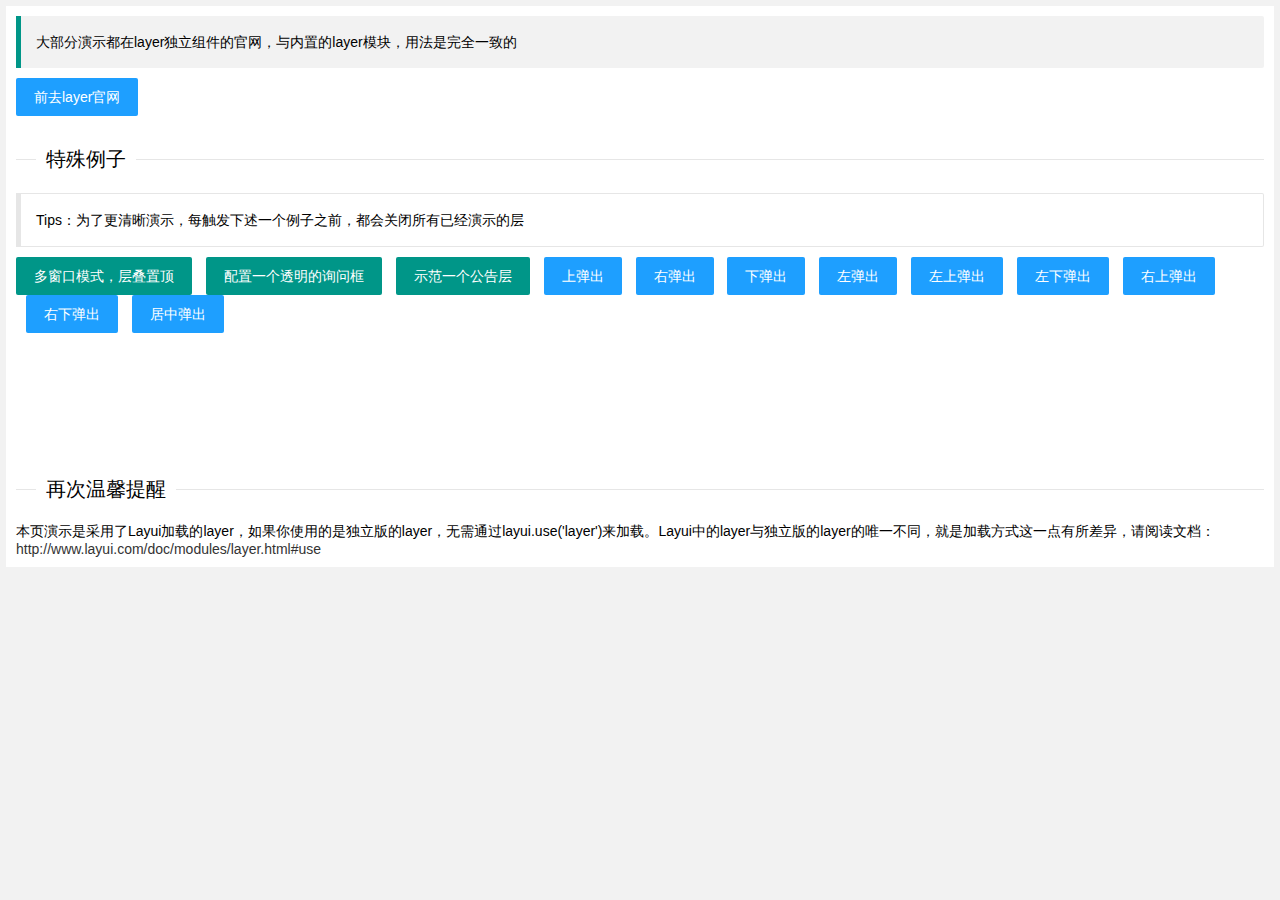
<file: page/layer.html>
<!DOCTYPE html>
<html>
<head>
    <meta charset="utf-8">
    <title>layui</title>
    <meta name="renderer" content="webkit">
    <meta http-equiv="X-UA-Compatible" content="IE=edge,chrome=1">
    <meta name="viewport" content="width=device-width, initial-scale=1, maximum-scale=1">
    <link rel="stylesheet" href="../lib/layui-v2.5.5/css/layui.css" media="all">
    <link rel="stylesheet" href="../css/public.css" media="all">
</head>
<body>
<div class="layuimini-container">
    <div class="layuimini-main">
        <blockquote class="layui-elem-quote">
            大部分演示都在layer独立组件的官网，与内置的layer模块，用法是完全一致的
        </blockquote>
        <a class="layui-btn layui-btn-normal" href="http://layer.layui.com/" target="_blank">前去layer官网</a>

        <fieldset class="layui-elem-field layui-field-title site-demo-button" style="margin-top: 30px;">
            <legend>特殊例子</legend>
        </fieldset>

        <div class="site-demo-button" id="layerDemo" style="margin-bottom: 0;">
            <blockquote class="layui-elem-quote layui-quote-nm">
                Tips：为了更清晰演示，每触发下述一个例子之前，都会关闭所有已经演示的层
            </blockquote>
            <button data-method="setTop" class="layui-btn">多窗口模式，层叠置顶</button>
            <button data-method="confirmTrans" class="layui-btn">配置一个透明的询问框</button>
            <button data-method="notice" class="layui-btn">示范一个公告层</button>
            <button data-method="offset" data-type="t" class="layui-btn layui-btn-normal">上弹出</button>
            <button data-method="offset" data-type="r" class="layui-btn layui-btn-normal">右弹出</button>
            <button data-method="offset" data-type="b" class="layui-btn layui-btn-normal">下弹出</button>
            <button data-method="offset" data-type="l" class="layui-btn layui-btn-normal">左弹出</button>
            <button data-method="offset" data-type="lt" class="layui-btn layui-btn-normal">左上弹出</button>
            <button data-method="offset" data-type="lb" class="layui-btn layui-btn-normal">左下弹出</button>
            <button data-method="offset" data-type="rt" class="layui-btn layui-btn-normal">右上弹出</button>
            <button data-method="offset" data-type="rb" class="layui-btn layui-btn-normal">右下弹出</button>
            <button data-method="offset" data-type="auto" class="layui-btn layui-btn-normal">居中弹出</button>
        </div>

        <!-- 示例-970 -->
        <ins class="adsbygoogle" style="display:inline-block;width:970px;height:90px" data-ad-client="ca-pub-6111334333458862" data-ad-slot="3820120620"></ins>

        <fieldset class="layui-elem-field layui-field-title" style="margin-top: 50px;">
            <legend>再次温馨提醒</legend>
        </fieldset>
        <p class="site-demo-text">本页演示是采用了Layui加载的layer，如果你使用的是独立版的layer，无需通过layui.use('layer')来加载。Layui中的layer与独立版的layer的唯一不同，就是加载方式这一点有所差异，请阅读文档：<a href="http://www.layui.com/doc/modules/layer.html#use" target="_blank">http://www.layui.com/doc/modules/layer.html#use</a></p>
    </div>
</div>
<script src="../lib/layui-v2.5.5/layui.js" charset="utf-8"></script>
<!-- 注意：如果你直接复制所有代码到本地，上述js路径需要改成你本地的 -->
<script>
    layui.use('layer', function () { //独立版的layer无需执行这一句
        var $ = layui.jquery, layer = layui.layer; //独立版的layer无需执行这一句

        //触发事件
        var active = {
            setTop: function () {
                var that = this;
                //多窗口模式，层叠置顶
                layer.open({
                    type: 2 //此处以iframe举例
                    , title: '当你选择该窗体时，即会在最顶端'
                    , area: ['390px', '260px']
                    , shade: 0
                    , maxmin: true
                    , offset: [ //为了演示，随机坐标
                        Math.random() * ($(window).height() - 300)
                        , Math.random() * ($(window).width() - 390)
                    ]
                    , content: '//layer.layui.com/test/settop.html'
                    , btn: ['继续弹出', '全部关闭'] //只是为了演示
                    , yes: function () {
                        $(that).click();
                    }
                    , btn2: function () {
                        layer.closeAll();
                    }

                    , zIndex: layer.zIndex //重点1
                    , success: function (layero) {
                        layer.setTop(layero); //重点2
                    }
                });
            }
            , confirmTrans: function () {
                //配置一个透明的询问框
                layer.msg('大部分参数都是可以公用的<br>合理搭配，展示不一样的风格', {
                    time: 20000, //20s后自动关闭
                    btn: ['明白了', '知道了', '哦']
                });
            }
            , notice: function () {
                //示范一个公告层
                layer.open({
                    type: 1
                    , title: false //不显示标题栏
                    , closeBtn: false
                    , area: '300px;'
                    , shade: 0.8
                    , id: 'LAY_layuipro' //设定一个id，防止重复弹出
                    , btn: ['火速围观', '残忍拒绝']
                    , btnAlign: 'c'
                    , moveType: 1 //拖拽模式，0或者1
                    , content: '<div style="padding: 50px; line-height: 22px; background-color: #393D49; color: #fff; font-weight: 300;">你知道吗？亲！<br>layer ≠ layui<br><br>layer只是作为Layui的一个弹层模块，由于其用户基数较大，所以常常会有人以为layui是layerui<br><br>layer虽然已被 Layui 收编为内置的弹层模块，但仍然会作为一个独立组件全力维护、升级。<br><br>我们此后的征途是星辰大海 ^_^</div>'
                    , success: function (layero) {
                        var btn = layero.find('.layui-layer-btn');
                        btn.find('.layui-layer-btn0').attr({
                            href: 'http://www.layui.com/'
                            , target: '_blank'
                        });
                    }
                });
            }
            , offset: function (othis) {
                var type = othis.data('type')
                    , text = othis.text();

                layer.open({
                    type: 1
                    , offset: type //具体配置参考：http://www.layui.com/doc/modules/layer.html#offset
                    , id: 'layerDemo' + type //防止重复弹出
                    , content: '<div style="padding: 20px 100px;">' + text + '</div>'
                    , btn: '关闭全部'
                    , btnAlign: 'c' //按钮居中
                    , shade: 0 //不显示遮罩
                    , yes: function () {
                        layer.closeAll();
                    }
                });
            }
        };

        $('#layerDemo .layui-btn').on('click', function () {
            var othis = $(this), method = othis.data('method');
            active[method] ? active[method].call(this, othis) : '';
        });

    });
</script>

</body>
</html>
</file>
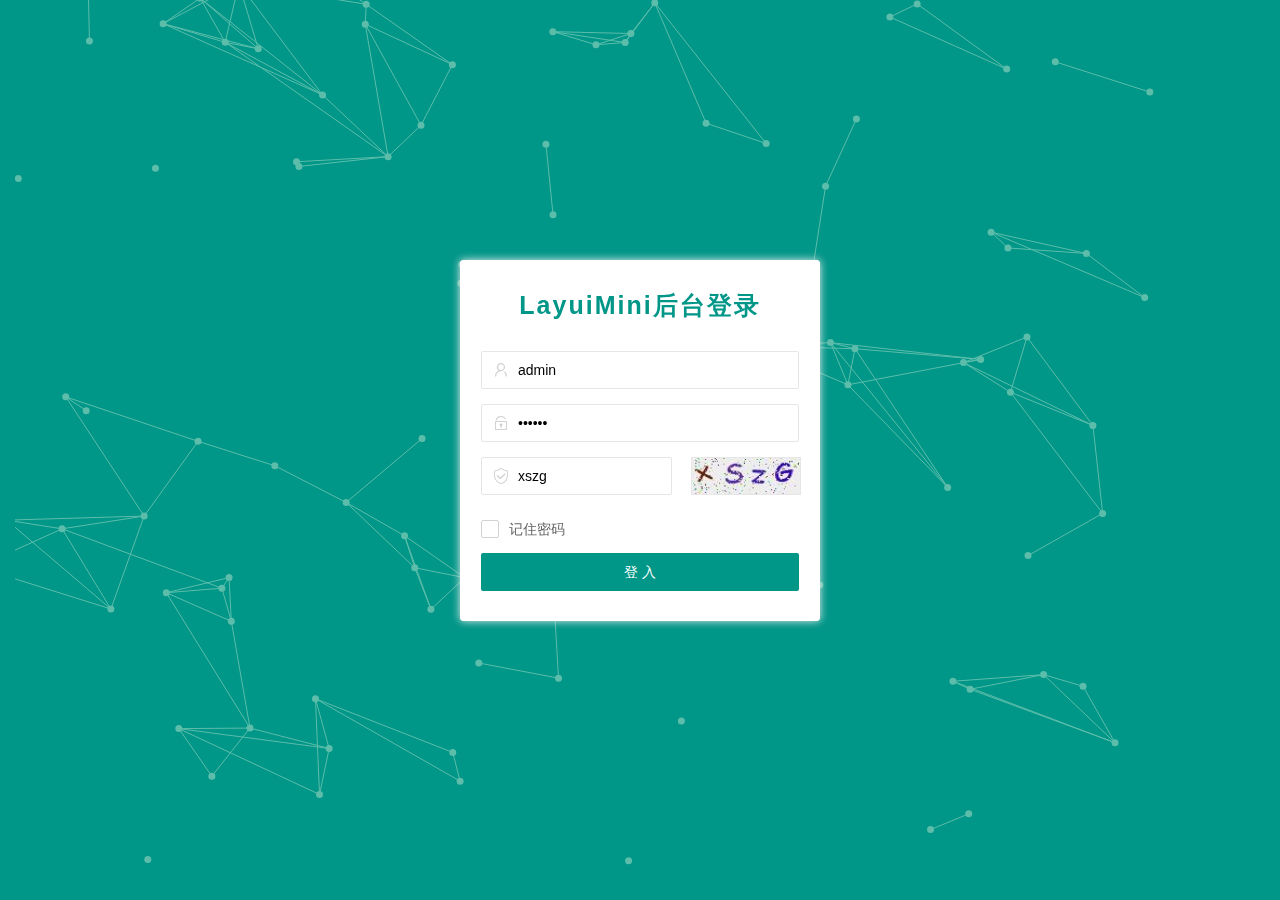
<file: page/login-1.html>
<!DOCTYPE html>
<html>
<head>
    <meta charset="UTF-8">
    <title>后台管理-登陆</title>
    <meta http-equiv="X-UA-Compatible" content="IE=edge,chrome=1">
    <meta http-equiv="Access-Control-Allow-Origin" content="*">
    <meta name="viewport" content="width=device-width, initial-scale=1, maximum-scale=1">
    <meta name="apple-mobile-web-app-status-bar-style" content="black">
    <meta name="apple-mobile-web-app-capable" content="yes">
    <meta name="format-detection" content="telephone=no">
    <link rel="stylesheet" href="../lib/layui-v2.5.5/css/layui.css" media="all">
    <!--[if lt IE 9]>
    <script src="https://cdn.staticfile.org/html5shiv/r29/html5.min.js"></script>
    <script src="https://cdn.staticfile.org/respond.js/1.4.2/respond.min.js"></script>
    <![endif]-->
    <style>
        html, body {width: 100%;height: 100%;overflow: hidden}
        body {background: #009688;}
        body:after {content:'';background-repeat:no-repeat;background-size:cover;-webkit-filter:blur(3px);-moz-filter:blur(3px);-o-filter:blur(3px);-ms-filter:blur(3px);filter:blur(3px);position:absolute;top:0;left:0;right:0;bottom:0;z-index:-1;}
        .layui-container {width: 100%;height: 100%;overflow: hidden}
        .admin-login-background {width:360px;height:300px;position:absolute;left:50%;top:40%;margin-left:-180px;margin-top:-100px;}
        .logo-title {text-align:center;letter-spacing:2px;padding:14px 0;}
        .logo-title h1 {color:#009688;font-size:25px;font-weight:bold;}
        .login-form {background-color:#fff;border:1px solid #fff;border-radius:3px;padding:14px 20px;box-shadow:0 0 8px #eeeeee;}
        .login-form .layui-form-item {position:relative;}
        .login-form .layui-form-item label {position:absolute;left:1px;top:1px;width:38px;line-height:36px;text-align:center;color:#d2d2d2;}
        .login-form .layui-form-item input {padding-left:36px;}
        .captcha {width:60%;display:inline-block;}
        .captcha-img {display:inline-block;width:34%;float:right;}
        .captcha-img img {height:34px;border:1px solid #e6e6e6;height:36px;width:100%;}
    </style>
</head>
<body>
<div class="layui-container">
    <div class="admin-login-background">
        <div class="layui-form login-form">
            <form class="layui-form" action="">
                <div class="layui-form-item logo-title">
                    <h1>LayuiMini后台登录</h1>
                </div>
                <div class="layui-form-item">
                    <label class="layui-icon layui-icon-username" for="username"></label>
                    <input type="text" name="username" lay-verify="required|account" placeholder="用户名或者邮箱" autocomplete="off" class="layui-input" value="admin">
                </div>
                <div class="layui-form-item">
                    <label class="layui-icon layui-icon-password" for="password"></label>
                    <input type="password" name="password" lay-verify="required|password" placeholder="密码" autocomplete="off" class="layui-input" value="123456">
                </div>
                <div class="layui-form-item">
                    <label class="layui-icon layui-icon-vercode" for="captcha"></label>
                    <input type="text" name="captcha" lay-verify="required|captcha" placeholder="图形验证码" autocomplete="off" class="layui-input verification captcha" value="xszg">
                    <div class="captcha-img">
                        <img id="captchaPic" src="../images/captcha.jpg">
                    </div>
                </div>
                <div class="layui-form-item">
                    <input type="checkbox" name="rememberMe" value="true" lay-skin="primary" title="记住密码">
                </div>
                <div class="layui-form-item">
                    <button class="layui-btn layui-btn-fluid" lay-submit="" lay-filter="login">登 入</button>
                </div>
            </form>
        </div>
    </div>
</div>
<script src="../lib/jquery-3.4.1/jquery-3.4.1.min.js" charset="utf-8"></script>
<script src="../lib/layui-v2.5.5/layui.js" charset="utf-8"></script>
<script src="../lib/jq-module/jquery.particleground.min.js" charset="utf-8"></script>
<script>
    layui.use(['form'], function () {
        var form = layui.form,
            layer = layui.layer;

        // 登录过期的时候，跳出ifram框架
        if (top.location != self.location) top.location = self.location;

        // 粒子线条背景
        $(document).ready(function(){
            $('.layui-container').particleground({
                dotColor:'#5cbdaa',
                lineColor:'#5cbdaa'
            });
        });

        // 进行登录操作
        form.on('submit(login)', function (data) {
            data = data.field;
            if (data.username == '') {
                layer.msg('用户名不能为空');
                return false;
            }
            if (data.password == '') {
                layer.msg('密码不能为空');
                return false;
            }
            if (data.captcha == '') {
                layer.msg('验证码不能为空');
                return false;
            }
            layer.msg('登录成功', function () {
                window.location = '/index.html';
            });
            return false;
        });
    });
</script>
</body>
</html>
</file>
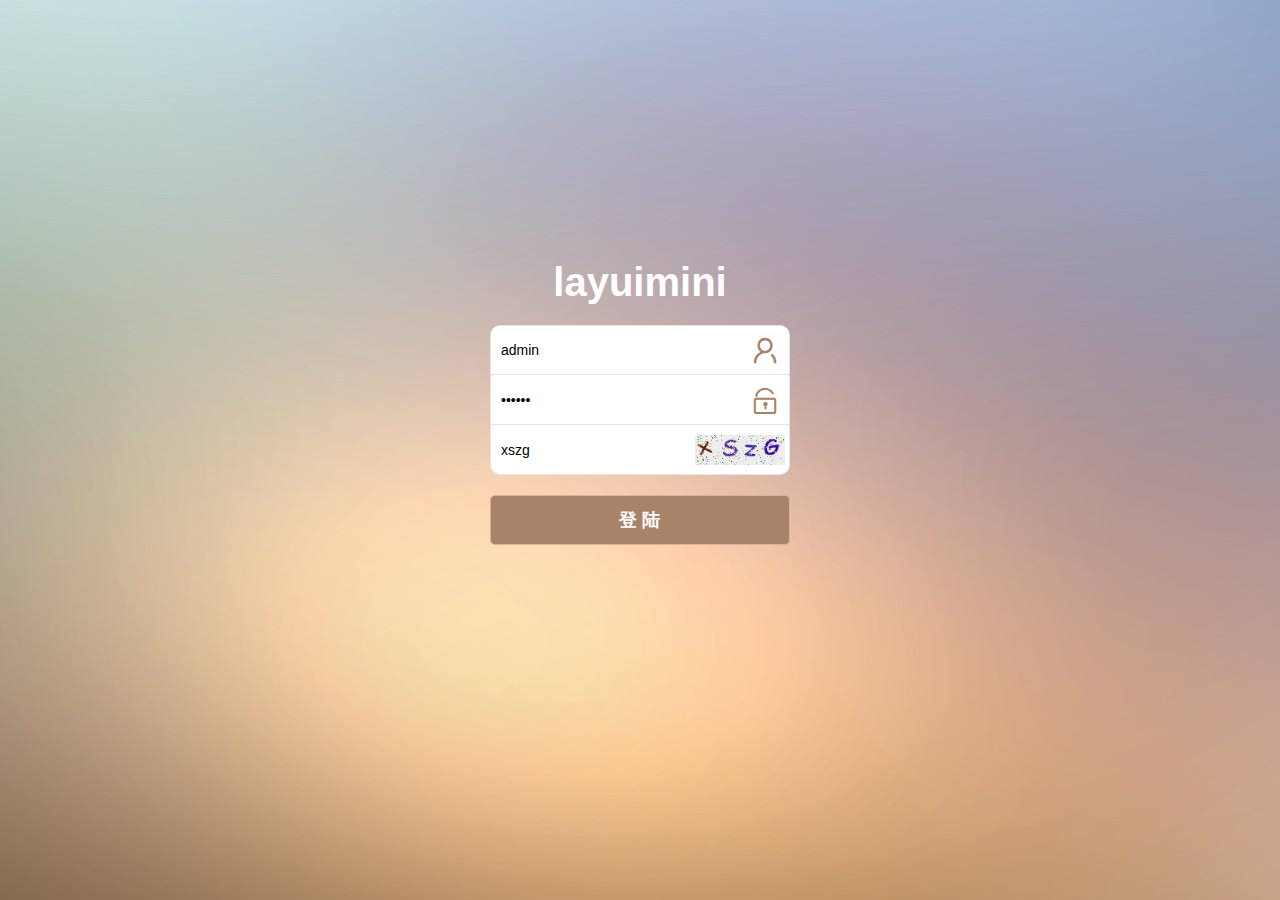
<file: page/login-2.html>
<!DOCTYPE html>
<html>
<head>
    <meta charset="UTF-8">
    <title>后台管理-登陆</title>
    <meta http-equiv="X-UA-Compatible" content="IE=edge,chrome=1">
    <meta http-equiv="Access-Control-Allow-Origin" content="*">
    <meta name="viewport" content="width=device-width, initial-scale=1, maximum-scale=1">
    <meta name="apple-mobile-web-app-status-bar-style" content="black">
    <meta name="apple-mobile-web-app-capable" content="yes">
    <meta name="format-detection" content="telephone=no">
    <link rel="stylesheet" href="../lib/layui-v2.5.5/css/layui.css" media="all">
    <!--[if lt IE 9]>
    <script src="https://cdn.staticfile.org/html5shiv/r29/html5.min.js"></script>
    <script src="https://cdn.staticfile.org/respond.js/1.4.2/respond.min.js"></script>
    <![endif]-->
    <style>
        body {background-image:url("../images/bg.jpg");height:100%;width:100%;}
        #container{height:100%;width:100%;}
        input:-webkit-autofill {-webkit-box-shadow:inset 0 0 0 1000px #fff;background-color:transparent;}
        .admin-login-background {width:300px;height:300px;position:absolute;left:50%;top:40%;margin-left:-150px;margin-top:-100px;}
        .admin-header {text-align:center;margin-bottom:20px;color:#ffffff;font-weight:bold;font-size:40px}
        .admin-input {border-top-style:none;border-right-style:solid;border-bottom-style:solid;border-left-style:solid;height:50px;width:300px;padding-bottom:0px;}
        .admin-input::-webkit-input-placeholder {color:#a78369}
        .layui-icon-username {color:#a78369 !important;}
        .layui-icon-username:hover {color:#9dadce !important;}
        .layui-icon-password {color:#a78369 !important;}
        .layui-icon-password:hover {color:#9dadce !important;}
        .admin-input-username {border-top-style:solid;border-radius:10px 10px 0 0;}
        .admin-input-verify {border-radius:0 0 10px 10px;}
        .admin-button {margin-top:20px;font-weight:bold;font-size:18px;width:300px;height:50px;border-radius:5px;background-color:#a78369;border:1px solid #d8b29f}
        .admin-icon {margin-left:260px;margin-top:10px;font-size:30px;}
        i {position:absolute;}
        .admin-captcha {position:absolute;margin-left:205px;margin-top:-40px;}
    </style>
</head>
<body>
<div id="container">
    <div></div>
    <div class="admin-login-background">
        <div class="admin-header">
            <span>layuimini</span>
        </div>
        <form class="layui-form" action="">
            <div>
                <i class="layui-icon layui-icon-username admin-icon"></i>
                <input type="text" name="username" placeholder="请输入用户名" autocomplete="off" class="layui-input admin-input admin-input-username" value="admin">
            </div>
            <div>
                <i class="layui-icon layui-icon-password admin-icon"></i>
                <input type="password" name="password" placeholder="请输入密码" autocomplete="off" class="layui-input admin-input" value="123456">
            </div>
            <div>
                <input type="text" name="captcha" placeholder="请输入验证码" autocomplete="off" class="layui-input admin-input admin-input-verify" value="xszg">
                <img class="admin-captcha" width="90" height="30" src="../images/captcha.jpg">
            </div>
            <button class="layui-btn admin-button" lay-submit="" lay-filter="login">登 陆</button>
        </form>
    </div>
</div>
<script src="../lib/layui-v2.5.5/layui.js" charset="utf-8"></script>
<script>
    layui.use(['form'], function () {
        var form = layui.form,
            layer = layui.layer;

        // 登录过期的时候，跳出ifram框架
        if (top.location != self.location) top.location = self.location;

        // 进行登录操作
        form.on('submit(login)', function (data) {
            data = data.field;
            if (data.username == '') {
                layer.msg('用户名不能为空');
                return false;
            }
            if (data.password == '') {
                layer.msg('密码不能为空');
                return false;
            }
            if (data.captcha == '') {
                layer.msg('验证码不能为空');
                return false;
            }
            layer.msg('登录成功', function () {
                window.location = '/index.html';
            });
            return false;
        });
    });
</script>
</body>
</html>
</file>
<file: lib/layui-v2.5.5/css/layui.css>
/** layui-v2.5.5 MIT License By https://www.layui.com */
 .layui-inline,img{display:inline-block;vertical-align:middle}h1,h2,h3,h4,h5,h6{font-weight:400}.layui-edge,.layui-header,.layui-inline,.layui-main{position:relative}.layui-body,.layui-edge,.layui-elip{overflow:hidden}.layui-btn,.layui-edge,.layui-inline,img{vertical-align:middle}.layui-btn,.layui-disabled,.layui-icon,.layui-unselect{-moz-user-select:none;-webkit-user-select:none;-ms-user-select:none}.layui-elip,.layui-form-checkbox span,.layui-form-pane .layui-form-label{text-overflow:ellipsis;white-space:nowrap}.layui-breadcrumb,.layui-tree-btnGroup{visibility:hidden}blockquote,body,button,dd,div,dl,dt,form,h1,h2,h3,h4,h5,h6,input,li,ol,p,pre,td,textarea,th,ul{margin:0;padding:0;-webkit-tap-highlight-color:rgba(0,0,0,0)}a:active,a:hover{outline:0}img{border:none}li{list-style:none}table{border-collapse:collapse;border-spacing:0}h4,h5,h6{font-size:100%}button,input,optgroup,option,select,textarea{font-family:inherit;font-size:inherit;font-style:inherit;font-weight:inherit;outline:0}pre{white-space:pre-wrap;white-space:-moz-pre-wrap;white-space:-pre-wrap;white-space:-o-pre-wrap;word-wrap:break-word}body{line-height:24px;font:14px Helvetica Neue,Helvetica,PingFang SC,Tahoma,Arial,sans-serif}hr{height:1px;margin:10px 0;border:0;clear:both}a{color:#333;text-decoration:none}a:hover{color:#777}a cite{font-style:normal;*cursor:pointer}.layui-border-box,.layui-border-box *{box-sizing:border-box}.layui-box,.layui-box *{box-sizing:content-box}.layui-clear{clear:both;*zoom:1}.layui-clear:after{content:'\20';clear:both;*zoom:1;display:block;height:0}.layui-inline{*display:inline;*zoom:1}.layui-edge{display:inline-block;width:0;height:0;border-width:6px;border-style:dashed;border-color:transparent}.layui-edge-top{top:-4px;border-bottom-color:#999;border-bottom-style:solid}.layui-edge-right{border-left-color:#999;border-left-style:solid}.layui-edge-bottom{top:2px;border-top-color:#999;border-top-style:solid}.layui-edge-left{border-right-color:#999;border-right-style:solid}.layui-disabled,.layui-disabled:hover{color:#d2d2d2!important;cursor:not-allowed!important}.layui-circle{border-radius:100%}.layui-show{display:block!important}.layui-hide{display:none!important}@font-face{font-family:layui-icon;src:url(../font/iconfont.eot?v=250);src:url(../font/iconfont.eot?v=250#iefix) format('embedded-opentype'),url(../font/iconfont.woff2?v=250) format('woff2'),url(../font/iconfont.woff?v=250) format('woff'),url(../font/iconfont.ttf?v=250) format('truetype'),url(../font/iconfont.svg?v=250#layui-icon) format('svg')}.layui-icon{font-family:layui-icon!important;font-size:16px;font-style:normal;-webkit-font-smoothing:antialiased;-moz-osx-font-smoothing:grayscale}.layui-icon-reply-fill:before{content:"\e611"}.layui-icon-set-fill:before{content:"\e614"}.layui-icon-menu-fill:before{content:"\e60f"}.layui-icon-search:before{content:"\e615"}.layui-icon-share:before{content:"\e641"}.layui-icon-set-sm:before{content:"\e620"}.layui-icon-engine:before{content:"\e628"}.layui-icon-close:before{content:"\1006"}.layui-icon-close-fill:before{content:"\1007"}.layui-icon-chart-screen:before{content:"\e629"}.layui-icon-star:before{content:"\e600"}.layui-icon-circle-dot:before{content:"\e617"}.layui-icon-chat:before{content:"\e606"}.layui-icon-release:before{content:"\e609"}.layui-icon-list:before{content:"\e60a"}.layui-icon-chart:before{content:"\e62c"}.layui-icon-ok-circle:before{content:"\1005"}.layui-icon-layim-theme:before{content:"\e61b"}.layui-icon-table:before{content:"\e62d"}.layui-icon-right:before{content:"\e602"}.layui-icon-left:before{content:"\e603"}.layui-icon-cart-simple:before{content:"\e698"}.layui-icon-face-cry:before{content:"\e69c"}.layui-icon-face-smile:before{content:"\e6af"}.layui-icon-survey:before{content:"\e6b2"}.layui-icon-tree:before{content:"\e62e"}.layui-icon-upload-circle:before{content:"\e62f"}.layui-icon-add-circle:before{content:"\e61f"}.layui-icon-download-circle:before{content:"\e601"}.layui-icon-templeate-1:before{content:"\e630"}.layui-icon-util:before{content:"\e631"}.layui-icon-face-surprised:before{content:"\e664"}.layui-icon-edit:before{content:"\e642"}.layui-icon-speaker:before{content:"\e645"}.layui-icon-down:before{content:"\e61a"}.layui-icon-file:before{content:"\e621"}.layui-icon-layouts:before{content:"\e632"}.layui-icon-rate-half:before{content:"\e6c9"}.layui-icon-add-circle-fine:before{content:"\e608"}.layui-icon-prev-circle:before{content:"\e633"}.layui-icon-read:before{content:"\e705"}.layui-icon-404:before{content:"\e61c"}.layui-icon-carousel:before{content:"\e634"}.layui-icon-help:before{content:"\e607"}.layui-icon-code-circle:before{content:"\e635"}.layui-icon-water:before{content:"\e636"}.layui-icon-username:before{content:"\e66f"}.layui-icon-find-fill:before{content:"\e670"}.layui-icon-about:before{content:"\e60b"}.layui-icon-location:before{content:"\e715"}.layui-icon-up:before{content:"\e619"}.layui-icon-pause:before{content:"\e651"}.layui-icon-date:before{content:"\e637"}.layui-icon-layim-uploadfile:before{content:"\e61d"}.layui-icon-delete:before{content:"\e640"}.layui-icon-play:before{content:"\e652"}.layui-icon-top:before{content:"\e604"}.layui-icon-friends:before{content:"\e612"}.layui-icon-refresh-3:before{content:"\e9aa"}.layui-icon-ok:before{content:"\e605"}.layui-icon-layer:before{content:"\e638"}.layui-icon-face-smile-fine:before{content:"\e60c"}.layui-icon-dollar:before{content:"\e659"}.layui-icon-group:before{content:"\e613"}.layui-icon-layim-download:before{content:"\e61e"}.layui-icon-picture-fine:before{content:"\e60d"}.layui-icon-link:before{content:"\e64c"}.layui-icon-diamond:before{content:"\e735"}.layui-icon-log:before{content:"\e60e"}.layui-icon-rate-solid:before{content:"\e67a"}.layui-icon-fonts-del:before{content:"\e64f"}.layui-icon-unlink:before{content:"\e64d"}.layui-icon-fonts-clear:before{content:"\e639"}.layui-icon-triangle-r:before{content:"\e623"}.layui-icon-circle:before{content:"\e63f"}.layui-icon-radio:before{content:"\e643"}.layui-icon-align-center:before{content:"\e647"}.layui-icon-align-right:before{content:"\e648"}.layui-icon-align-left:before{content:"\e649"}.layui-icon-loading-1:before{content:"\e63e"}.layui-icon-return:before{content:"\e65c"}.layui-icon-fonts-strong:before{content:"\e62b"}.layui-icon-upload:before{content:"\e67c"}.layui-icon-dialogue:before{content:"\e63a"}.layui-icon-video:before{content:"\e6ed"}.layui-icon-headset:before{content:"\e6fc"}.layui-icon-cellphone-fine:before{content:"\e63b"}.layui-icon-add-1:before{content:"\e654"}.layui-icon-face-smile-b:before{content:"\e650"}.layui-icon-fonts-html:before{content:"\e64b"}.layui-icon-form:before{content:"\e63c"}.layui-icon-cart:before{content:"\e657"}.layui-icon-camera-fill:before{content:"\e65d"}.layui-icon-tabs:before{content:"\e62a"}.layui-icon-fonts-code:before{content:"\e64e"}.layui-icon-fire:before{content:"\e756"}.layui-icon-set:before{content:"\e716"}.layui-icon-fonts-u:before{content:"\e646"}.layui-icon-triangle-d:before{content:"\e625"}.layui-icon-tips:before{content:"\e702"}.layui-icon-picture:before{content:"\e64a"}.layui-icon-more-vertical:before{content:"\e671"}.layui-icon-flag:before{content:"\e66c"}.layui-icon-loading:before{content:"\e63d"}.layui-icon-fonts-i:before{content:"\e644"}.layui-icon-refresh-1:before{content:"\e666"}.layui-icon-rmb:before{content:"\e65e"}.layui-icon-home:before{content:"\e68e"}.layui-icon-user:before{content:"\e770"}.layui-icon-notice:before{content:"\e667"}.layui-icon-login-weibo:before{content:"\e675"}.layui-icon-voice:before{content:"\e688"}.layui-icon-upload-drag:before{content:"\e681"}.layui-icon-login-qq:before{content:"\e676"}.layui-icon-snowflake:before{content:"\e6b1"}.layui-icon-file-b:before{content:"\e655"}.layui-icon-template:before{content:"\e663"}.layui-icon-auz:before{content:"\e672"}.layui-icon-console:before{content:"\e665"}.layui-icon-app:before{content:"\e653"}.layui-icon-prev:before{content:"\e65a"}.layui-icon-website:before{content:"\e7ae"}.layui-icon-next:before{content:"\e65b"}.layui-icon-component:before{content:"\e857"}.layui-icon-more:before{content:"\e65f"}.layui-icon-login-wechat:before{content:"\e677"}.layui-icon-shrink-right:before{content:"\e668"}.layui-icon-spread-left:before{content:"\e66b"}.layui-icon-camera:before{content:"\e660"}.layui-icon-note:before{content:"\e66e"}.layui-icon-refresh:before{content:"\e669"}.layui-icon-female:before{content:"\e661"}.layui-icon-male:before{content:"\e662"}.layui-icon-password:before{content:"\e673"}.layui-icon-senior:before{content:"\e674"}.layui-icon-theme:before{content:"\e66a"}.layui-icon-tread:before{content:"\e6c5"}.layui-icon-praise:before{content:"\e6c6"}.layui-icon-star-fill:before{content:"\e658"}.layui-icon-rate:before{content:"\e67b"}.layui-icon-template-1:before{content:"\e656"}.layui-icon-vercode:before{content:"\e679"}.layui-icon-cellphone:before{content:"\e678"}.layui-icon-screen-full:before{content:"\e622"}.layui-icon-screen-restore:before{content:"\e758"}.layui-icon-cols:before{content:"\e610"}.layui-icon-export:before{content:"\e67d"}.layui-icon-print:before{content:"\e66d"}.layui-icon-slider:before{content:"\e714"}.layui-icon-addition:before{content:"\e624"}.layui-icon-subtraction:before{content:"\e67e"}.layui-icon-service:before{content:"\e626"}.layui-icon-transfer:before{content:"\e691"}.layui-main{width:1140px;margin:0 auto}.layui-header{z-index:1000;height:60px}.layui-header a:hover{transition:all .5s;-webkit-transition:all .5s}.layui-side{position:fixed;left:0;top:0;bottom:0;z-index:999;width:200px;overflow-x:hidden}.layui-side-scroll{position:relative;width:220px;height:100%;overflow-x:hidden}.layui-body{position:absolute;left:200px;right:0;top:0;bottom:0;z-index:998;width:auto;overflow-y:auto;box-sizing:border-box}.layui-layout-body{overflow:hidden}.layui-layout-admin .layui-header{background-color:#23262E}.layui-layout-admin .layui-side{top:60px;width:200px;overflow-x:hidden}.layui-layout-admin .layui-body{position:fixed;top:60px;bottom:44px}.layui-layout-admin .layui-main{width:auto;margin:0 15px}.layui-layout-admin .layui-footer{position:fixed;left:200px;right:0;bottom:0;height:44px;line-height:44px;padding:0 15px;background-color:#eee}.layui-layout-admin .layui-logo{position:absolute;left:0;top:0;width:200px;height:100%;line-height:60px;text-align:center;color:#009688;font-size:16px}.layui-layout-admin .layui-header .layui-nav{background:0 0}.layui-layout-left{position:absolute!important;left:200px;top:0}.layui-layout-right{position:absolute!important;right:0;top:0}.layui-container{position:relative;margin:0 auto;padding:0 15px;box-sizing:border-box}.layui-fluid{position:relative;margin:0 auto;padding:0 15px}.layui-row:after,.layui-row:before{content:'';display:block;clear:both}.layui-col-lg1,.layui-col-lg10,.layui-col-lg11,.layui-col-lg12,.layui-col-lg2,.layui-col-lg3,.layui-col-lg4,.layui-col-lg5,.layui-col-lg6,.layui-col-lg7,.layui-col-lg8,.layui-col-lg9,.layui-col-md1,.layui-col-md10,.layui-col-md11,.layui-col-md12,.layui-col-md2,.layui-col-md3,.layui-col-md4,.layui-col-md5,.layui-col-md6,.layui-col-md7,.layui-col-md8,.layui-col-md9,.layui-col-sm1,.layui-col-sm10,.layui-col-sm11,.layui-col-sm12,.layui-col-sm2,.layui-col-sm3,.layui-col-sm4,.layui-col-sm5,.layui-col-sm6,.layui-col-sm7,.layui-col-sm8,.layui-col-sm9,.layui-col-xs1,.layui-col-xs10,.layui-col-xs11,.layui-col-xs12,.layui-col-xs2,.layui-col-xs3,.layui-col-xs4,.layui-col-xs5,.layui-col-xs6,.layui-col-xs7,.layui-col-xs8,.layui-col-xs9{position:relative;display:block;box-sizing:border-box}.layui-col-xs1,.layui-col-xs10,.layui-col-xs11,.layui-col-xs12,.layui-col-xs2,.layui-col-xs3,.layui-col-xs4,.layui-col-xs5,.layui-col-xs6,.layui-col-xs7,.layui-col-xs8,.layui-col-xs9{float:left}.layui-col-xs1{width:8.33333333%}.layui-col-xs2{width:16.66666667%}.layui-col-xs3{width:25%}.layui-col-xs4{width:33.33333333%}.layui-col-xs5{width:41.66666667%}.layui-col-xs6{width:50%}.layui-col-xs7{width:58.33333333%}.layui-col-xs8{width:66.66666667%}.layui-col-xs9{width:75%}.layui-col-xs10{width:83.33333333%}.layui-col-xs11{width:91.66666667%}.layui-col-xs12{width:100%}.layui-col-xs-offset1{margin-left:8.33333333%}.layui-col-xs-offset2{margin-left:16.66666667%}.layui-col-xs-offset3{margin-left:25%}.layui-col-xs-offset4{margin-left:33.33333333%}.layui-col-xs-offset5{margin-left:41.66666667%}.layui-col-xs-offset6{margin-left:50%}.layui-col-xs-offset7{margin-left:58.33333333%}.layui-col-xs-offset8{margin-left:66.66666667%}.layui-col-xs-offset9{margin-left:75%}.layui-col-xs-offset10{margin-left:83.33333333%}.layui-col-xs-offset11{margin-left:91.66666667%}.layui-col-xs-offset12{margin-left:100%}@media screen and (max-width:768px){.layui-hide-xs{display:none!important}.layui-show-xs-block{display:block!important}.layui-show-xs-inline{display:inline!important}.layui-show-xs-inline-block{display:inline-block!important}}@media screen and (min-width:768px){.layui-container{width:750px}.layui-hide-sm{display:none!important}.layui-show-sm-block{display:block!important}.layui-show-sm-inline{display:inline!important}.layui-show-sm-inline-block{display:inline-block!important}.layui-col-sm1,.layui-col-sm10,.layui-col-sm11,.layui-col-sm12,.layui-col-sm2,.layui-col-sm3,.layui-col-sm4,.layui-col-sm5,.layui-col-sm6,.layui-col-sm7,.layui-col-sm8,.layui-col-sm9{float:left}.layui-col-sm1{width:8.33333333%}.layui-col-sm2{width:16.66666667%}.layui-col-sm3{width:25%}.layui-col-sm4{width:33.33333333%}.layui-col-sm5{width:41.66666667%}.layui-col-sm6{width:50%}.layui-col-sm7{width:58.33333333%}.layui-col-sm8{width:66.66666667%}.layui-col-sm9{width:75%}.layui-col-sm10{width:83.33333333%}.layui-col-sm11{width:91.66666667%}.layui-col-sm12{width:100%}.layui-col-sm-offset1{margin-left:8.33333333%}.layui-col-sm-offset2{margin-left:16.66666667%}.layui-col-sm-offset3{margin-left:25%}.layui-col-sm-offset4{margin-left:33.33333333%}.layui-col-sm-offset5{margin-left:41.66666667%}.layui-col-sm-offset6{margin-left:50%}.layui-col-sm-offset7{margin-left:58.33333333%}.layui-col-sm-offset8{margin-left:66.66666667%}.layui-col-sm-offset9{margin-left:75%}.layui-col-sm-offset10{margin-left:83.33333333%}.layui-col-sm-offset11{margin-left:91.66666667%}.layui-col-sm-offset12{margin-left:100%}}@media screen and (min-width:992px){.layui-container{width:970px}.layui-hide-md{display:none!important}.layui-show-md-block{display:block!important}.layui-show-md-inline{display:inline!important}.layui-show-md-inline-block{display:inline-block!important}.layui-col-md1,.layui-col-md10,.layui-col-md11,.layui-col-md12,.layui-col-md2,.layui-col-md3,.layui-col-md4,.layui-col-md5,.layui-col-md6,.layui-col-md7,.layui-col-md8,.layui-col-md9{float:left}.layui-col-md1{width:8.33333333%}.layui-col-md2{width:16.66666667%}.layui-col-md3{width:25%}.layui-col-md4{width:33.33333333%}.layui-col-md5{width:41.66666667%}.layui-col-md6{width:50%}.layui-col-md7{width:58.33333333%}.layui-col-md8{width:66.66666667%}.layui-col-md9{width:75%}.layui-col-md10{width:83.33333333%}.layui-col-md11{width:91.66666667%}.layui-col-md12{width:100%}.layui-col-md-offset1{margin-left:8.33333333%}.layui-col-md-offset2{margin-left:16.66666667%}.layui-col-md-offset3{margin-left:25%}.layui-col-md-offset4{margin-left:33.33333333%}.layui-col-md-offset5{margin-left:41.66666667%}.layui-col-md-offset6{margin-left:50%}.layui-col-md-offset7{margin-left:58.33333333%}.layui-col-md-offset8{margin-left:66.66666667%}.layui-col-md-offset9{margin-left:75%}.layui-col-md-offset10{margin-left:83.33333333%}.layui-col-md-offset11{margin-left:91.66666667%}.layui-col-md-offset12{margin-left:100%}}@media screen and (min-width:1200px){.layui-container{width:1170px}.layui-hide-lg{display:none!important}.layui-show-lg-block{display:block!important}.layui-show-lg-inline{display:inline!important}.layui-show-lg-inline-block{display:inline-block!important}.layui-col-lg1,.layui-col-lg10,.layui-col-lg11,.layui-col-lg12,.layui-col-lg2,.layui-col-lg3,.layui-col-lg4,.layui-col-lg5,.layui-col-lg6,.layui-col-lg7,.layui-col-lg8,.layui-col-lg9{float:left}.layui-col-lg1{width:8.33333333%}.layui-col-lg2{width:16.66666667%}.layui-col-lg3{width:25%}.layui-col-lg4{width:33.33333333%}.layui-col-lg5{width:41.66666667%}.layui-col-lg6{width:50%}.layui-col-lg7{width:58.33333333%}.layui-col-lg8{width:66.66666667%}.layui-col-lg9{width:75%}.layui-col-lg10{width:83.33333333%}.layui-col-lg11{width:91.66666667%}.layui-col-lg12{width:100%}.layui-col-lg-offset1{margin-left:8.33333333%}.layui-col-lg-offset2{margin-left:16.66666667%}.layui-col-lg-offset3{margin-left:25%}.layui-col-lg-offset4{margin-left:33.33333333%}.layui-col-lg-offset5{margin-left:41.66666667%}.layui-col-lg-offset6{margin-left:50%}.layui-col-lg-offset7{margin-left:58.33333333%}.layui-col-lg-offset8{margin-left:66.66666667%}.layui-col-lg-offset9{margin-left:75%}.layui-col-lg-offset10{margin-left:83.33333333%}.layui-col-lg-offset11{margin-left:91.66666667%}.layui-col-lg-offset12{margin-left:100%}}.layui-col-space1{margin:-.5px}.layui-col-space1>*{padding:.5px}.layui-col-space3{margin:-1.5px}.layui-col-space3>*{padding:1.5px}.layui-col-space5{margin:-2.5px}.layui-col-space5>*{padding:2.5px}.layui-col-space8{margin:-3.5px}.layui-col-space8>*{padding:3.5px}.layui-col-space10{margin:-5px}.layui-col-space10>*{padding:5px}.layui-col-space12{margin:-6px}.layui-col-space12>*{padding:6px}.layui-col-space15{margin:-7.5px}.layui-col-space15>*{padding:7.5px}.layui-col-space18{margin:-9px}.layui-col-space18>*{padding:9px}.layui-col-space20{margin:-10px}.layui-col-space20>*{padding:10px}.layui-col-space22{margin:-11px}.layui-col-space22>*{padding:11px}.layui-col-space25{margin:-12.5px}.layui-col-space25>*{padding:12.5px}.layui-col-space30{margin:-15px}.layui-col-space30>*{padding:15px}.layui-btn,.layui-input,.layui-select,.layui-textarea,.layui-upload-button{outline:0;-webkit-appearance:none;transition:all .3s;-webkit-transition:all .3s;box-sizing:border-box}.layui-elem-quote{margin-bottom:10px;padding:15px;line-height:22px;border-left:5px solid #009688;border-radius:0 2px 2px 0;background-color:#f2f2f2}.layui-quote-nm{border-style:solid;border-width:1px 1px 1px 5px;background:0 0}.layui-elem-field{margin-bottom:10px;padding:0;border-width:1px;border-style:solid}.layui-elem-field legend{margin-left:20px;padding:0 10px;font-size:20px;font-weight:300}.layui-field-title{margin:10px 0 20px;border-width:1px 0 0}.layui-field-box{padding:10px 15px}.layui-field-title .layui-field-box{padding:10px 0}.layui-progress{position:relative;height:6px;border-radius:20px;background-color:#e2e2e2}.layui-progress-bar{position:absolute;left:0;top:0;width:0;max-width:100%;height:6px;border-radius:20px;text-align:right;background-color:#5FB878;transition:all .3s;-webkit-transition:all .3s}.layui-progress-big,.layui-progress-big .layui-progress-bar{height:18px;line-height:18px}.layui-progress-text{position:relative;top:-20px;line-height:18px;font-size:12px;color:#666}.layui-progress-big .layui-progress-text{position:static;padding:0 10px;color:#fff}.layui-collapse{border-width:1px;border-style:solid;border-radius:2px}.layui-colla-content,.layui-colla-item{border-top-width:1px;border-top-style:solid}.layui-colla-item:first-child{border-top:none}.layui-colla-title{position:relative;height:42px;line-height:42px;padding:0 15px 0 35px;color:#333;background-color:#f2f2f2;cursor:pointer;font-size:14px;overflow:hidden}.layui-colla-content{display:none;padding:10px 15px;line-height:22px;color:#666}.layui-colla-icon{position:absolute;left:15px;top:0;font-size:14px}.layui-card{margin-bottom:15px;border-radius:2px;background-color:#fff;box-shadow:0 1px 2px 0 rgba(0,0,0,.05)}.layui-card:last-child{margin-bottom:0}.layui-card-header{position:relative;height:42px;line-height:42px;padding:0 15px;border-bottom:1px solid #f6f6f6;color:#333;border-radius:2px 2px 0 0;font-size:14px}.layui-bg-black,.layui-bg-blue,.layui-bg-cyan,.layui-bg-green,.layui-bg-orange,.layui-bg-red{color:#fff!important}.layui-card-body{position:relative;padding:10px 15px;line-height:24px}.layui-card-body[pad15]{padding:15px}.layui-card-body[pad20]{padding:20px}.layui-card-body .layui-table{margin:5px 0}.layui-card .layui-tab{margin:0}.layui-panel-window{position:relative;padding:15px;border-radius:0;border-top:5px solid #E6E6E6;background-color:#fff}.layui-auxiliar-moving{position:fixed;left:0;right:0;top:0;bottom:0;width:100%;height:100%;background:0 0;z-index:9999999999}.layui-form-label,.layui-form-mid,.layui-form-select,.layui-input-block,.layui-input-inline,.layui-textarea{position:relative}.layui-bg-red{background-color:#FF5722!important}.layui-bg-orange{background-color:#FFB800!important}.layui-bg-green{background-color:#009688!important}.layui-bg-cyan{background-color:#2F4056!important}.layui-bg-blue{background-color:#1E9FFF!important}.layui-bg-black{background-color:#393D49!important}.layui-bg-gray{background-color:#eee!important;color:#666!important}.layui-badge-rim,.layui-colla-content,.layui-colla-item,.layui-collapse,.layui-elem-field,.layui-form-pane .layui-form-item[pane],.layui-form-pane .layui-form-label,.layui-input,.layui-layedit,.layui-layedit-tool,.layui-quote-nm,.layui-select,.layui-tab-bar,.layui-tab-card,.layui-tab-title,.layui-tab-title .layui-this:after,.layui-textarea{border-color:#e6e6e6}.layui-timeline-item:before,hr{background-color:#e6e6e6}.layui-text{line-height:22px;font-size:14px;color:#666}.layui-text h1,.layui-text h2,.layui-text h3{font-weight:500;color:#333}.layui-text h1{font-size:30px}.layui-text h2{font-size:24px}.layui-text h3{font-size:18px}.layui-text a:not(.layui-btn){color:#01AAED}.layui-text a:not(.layui-btn):hover{text-decoration:underline}.layui-text ul{padding:5px 0 5px 15px}.layui-text ul li{margin-top:5px;list-style-type:disc}.layui-text em,.layui-word-aux{color:#999!important;padding:0 5px!important}.layui-btn{display:inline-block;height:38px;line-height:38px;padding:0 18px;background-color:#009688;color:#fff;white-space:nowrap;text-align:center;font-size:14px;border:none;border-radius:2px;cursor:pointer}.layui-btn:hover{opacity:.8;filter:alpha(opacity=80);color:#fff}.layui-btn:active{opacity:1;filter:alpha(opacity=100)}.layui-btn+.layui-btn{margin-left:10px}.layui-btn-container{font-size:0}.layui-btn-container .layui-btn{margin-right:10px;margin-bottom:10px}.layui-btn-container .layui-btn+.layui-btn{margin-left:0}.layui-table .layui-btn-container .layui-btn{margin-bottom:9px}.layui-btn-radius{border-radius:100px}.layui-btn .layui-icon{margin-right:3px;font-size:18px;vertical-align:bottom;vertical-align:middle\9}.layui-btn-primary{border:1px solid #C9C9C9;background-color:#fff;color:#555}.layui-btn-primary:hover{border-color:#009688;color:#333}.layui-btn-normal{background-color:#1E9FFF}.layui-btn-warm{background-color:#FFB800}.layui-btn-danger{background-color:#FF5722}.layui-btn-checked{background-color:#5FB878}.layui-btn-disabled,.layui-btn-disabled:active,.layui-btn-disabled:hover{border:1px solid #e6e6e6;background-color:#FBFBFB;color:#C9C9C9;cursor:not-allowed;opacity:1}.layui-btn-lg{height:44px;line-height:44px;padding:0 25px;font-size:16px}.layui-btn-sm{height:30px;line-height:30px;padding:0 10px;font-size:12px}.layui-btn-sm i{font-size:16px!important}.layui-btn-xs{height:22px;line-height:22px;padding:0 5px;font-size:12px}.layui-btn-xs i{font-size:14px!important}.layui-btn-group{display:inline-block;vertical-align:middle;font-size:0}.layui-btn-group .layui-btn{margin-left:0!important;margin-right:0!important;border-left:1px solid rgba(255,255,255,.5);border-radius:0}.layui-btn-group .layui-btn-primary{border-left:none}.layui-btn-group .layui-btn-primary:hover{border-color:#C9C9C9;color:#009688}.layui-btn-group .layui-btn:first-child{border-left:none;border-radius:2px 0 0 2px}.layui-btn-group .layui-btn-primary:first-child{border-left:1px solid #c9c9c9}.layui-btn-group .layui-btn:last-child{border-radius:0 2px 2px 0}.layui-btn-group .layui-btn+.layui-btn{margin-left:0}.layui-btn-group+.layui-btn-group{margin-left:10px}.layui-btn-fluid{width:100%}.layui-input,.layui-select,.layui-textarea{height:38px;line-height:1.3;line-height:38px\9;border-width:1px;border-style:solid;background-color:#fff;border-radius:2px}.layui-input::-webkit-input-placeholder,.layui-select::-webkit-input-placeholder,.layui-textarea::-webkit-input-placeholder{line-height:1.3}.layui-input,.layui-textarea{display:block;width:100%;padding-left:10px}.layui-input:hover,.layui-textarea:hover{border-color:#D2D2D2!important}.layui-input:focus,.layui-textarea:focus{border-color:#C9C9C9!important}.layui-textarea{min-height:100px;height:auto;line-height:20px;padding:6px 10px;resize:vertical}.layui-select{padding:0 10px}.layui-form input[type=checkbox],.layui-form input[type=radio],.layui-form select{display:none}.layui-form [lay-ignore]{display:initial}.layui-form-item{margin-bottom:15px;clear:both;*zoom:1}.layui-form-item:after{content:'\20';clear:both;*zoom:1;display:block;height:0}.layui-form-label{float:left;display:block;padding:9px 15px;width:80px;font-weight:400;line-height:20px;text-align:right}.layui-form-label-col{display:block;float:none;padding:9px 0;line-height:20px;text-align:left}.layui-form-item .layui-inline{margin-bottom:5px;margin-right:10px}.layui-input-block{margin-left:110px;min-height:36px}.layui-input-inline{display:inline-block;vertical-align:middle}.layui-form-item .layui-input-inline{float:left;width:190px;margin-right:10px}.layui-form-text .layui-input-inline{width:auto}.layui-form-mid{float:left;display:block;padding:9px 0!important;line-height:20px;margin-right:10px}.layui-form-danger+.layui-form-select .layui-input,.layui-form-danger:focus{border-color:#FF5722!important}.layui-form-select .layui-input{padding-right:30px;cursor:pointer}.layui-form-select .layui-edge{position:absolute;right:10px;top:50%;margin-top:-3px;cursor:pointer;border-width:6px;border-top-color:#c2c2c2;border-top-style:solid;transition:all .3s;-webkit-transition:all .3s}.layui-form-select dl{display:none;position:absolute;left:0;top:42px;padding:5px 0;z-index:899;min-width:100%;border:1px solid #d2d2d2;max-height:300px;overflow-y:auto;background-color:#fff;border-radius:2px;box-shadow:0 2px 4px rgba(0,0,0,.12);box-sizing:border-box}.layui-form-select dl dd,.layui-form-select dl dt{padding:0 10px;line-height:36px;white-space:nowrap;overflow:hidden;text-overflow:ellipsis}.layui-form-select dl dt{font-size:12px;color:#999}.layui-form-select dl dd{cursor:pointer}.layui-form-select dl dd:hover{background-color:#f2f2f2;-webkit-transition:.5s all;transition:.5s all}.layui-form-select .layui-select-group dd{padding-left:20px}.layui-form-select dl dd.layui-select-tips{padding-left:10px!important;color:#999}.layui-form-select dl dd.layui-this{background-color:#5FB878;color:#fff}.layui-form-checkbox,.layui-form-select dl dd.layui-disabled{background-color:#fff}.layui-form-selected dl{display:block}.layui-form-checkbox,.layui-form-checkbox *,.layui-form-switch{display:inline-block;vertical-align:middle}.layui-form-selected .layui-edge{margin-top:-9px;-webkit-transform:rotate(180deg);transform:rotate(180deg);margin-top:-3px\9}:root .layui-form-selected .layui-edge{margin-top:-9px\0/IE9}.layui-form-selectup dl{top:auto;bottom:42px}.layui-select-none{margin:5px 0;text-align:center;color:#999}.layui-select-disabled .layui-disabled{border-color:#eee!important}.layui-select-disabled .layui-edge{border-top-color:#d2d2d2}.layui-form-checkbox{position:relative;height:30px;line-height:30px;margin-right:10px;padding-right:30px;cursor:pointer;font-size:0;-webkit-transition:.1s linear;transition:.1s linear;box-sizing:border-box}.layui-form-checkbox span{padding:0 10px;height:100%;font-size:14px;border-radius:2px 0 0 2px;background-color:#d2d2d2;color:#fff;overflow:hidden}.layui-form-checkbox:hover span{background-color:#c2c2c2}.layui-form-checkbox i{position:absolute;right:0;top:0;width:30px;height:28px;border:1px solid #d2d2d2;border-left:none;border-radius:0 2px 2px 0;color:#fff;font-size:20px;text-align:center}.layui-form-checkbox:hover i{border-color:#c2c2c2;color:#c2c2c2}.layui-form-checked,.layui-form-checked:hover{border-color:#5FB878}.layui-form-checked span,.layui-form-checked:hover span{background-color:#5FB878}.layui-form-checked i,.layui-form-checked:hover i{color:#5FB878}.layui-form-item .layui-form-checkbox{margin-top:4px}.layui-form-checkbox[lay-skin=primary]{height:auto!important;line-height:normal!important;min-width:18px;min-height:18px;border:none!important;margin-right:0;padding-left:28px;padding-right:0;background:0 0}.layui-form-checkbox[lay-skin=primary] span{padding-left:0;padding-right:15px;line-height:18px;background:0 0;color:#666}.layui-form-checkbox[lay-skin=primary] i{right:auto;left:0;width:16px;height:16px;line-height:16px;border:1px solid #d2d2d2;font-size:12px;border-radius:2px;background-color:#fff;-webkit-transition:.1s linear;transition:.1s linear}.layui-form-checkbox[lay-skin=primary]:hover i{border-color:#5FB878;color:#fff}.layui-form-checked[lay-skin=primary] i{border-color:#5FB878!important;background-color:#5FB878;color:#fff}.layui-checkbox-disbaled[lay-skin=primary] span{background:0 0!important;color:#c2c2c2}.layui-checkbox-disbaled[lay-skin=primary]:hover i{border-color:#d2d2d2}.layui-form-item .layui-form-checkbox[lay-skin=primary]{margin-top:10px}.layui-form-switch{position:relative;height:22px;line-height:22px;min-width:35px;padding:0 5px;margin-top:8px;border:1px solid #d2d2d2;border-radius:20px;cursor:pointer;background-color:#fff;-webkit-transition:.1s linear;transition:.1s linear}.layui-form-switch i{position:absolute;left:5px;top:3px;width:16px;height:16px;border-radius:20px;background-color:#d2d2d2;-webkit-transition:.1s linear;transition:.1s linear}.layui-form-switch em{position:relative;top:0;width:25px;margin-left:21px;padding:0!important;text-align:center!important;color:#999!important;font-style:normal!important;font-size:12px}.layui-form-onswitch{border-color:#5FB878;background-color:#5FB878}.layui-checkbox-disbaled,.layui-checkbox-disbaled i{border-color:#e2e2e2!important}.layui-form-onswitch i{left:100%;margin-left:-21px;background-color:#fff}.layui-form-onswitch em{margin-left:5px;margin-right:21px;color:#fff!important}.layui-checkbox-disbaled span{background-color:#e2e2e2!important}.layui-checkbox-disbaled:hover i{color:#fff!important}[lay-radio]{display:none}.layui-form-radio,.layui-form-radio *{display:inline-block;vertical-align:middle}.layui-form-radio{line-height:28px;margin:6px 10px 0 0;padding-right:10px;cursor:pointer;font-size:0}.layui-form-radio *{font-size:14px}.layui-form-radio>i{margin-right:8px;font-size:22px;color:#c2c2c2}.layui-form-radio>i:hover,.layui-form-radioed>i{color:#5FB878}.layui-radio-disbaled>i{color:#e2e2e2!important}.layui-form-pane .layui-form-label{width:110px;padding:8px 15px;height:38px;line-height:20px;border-width:1px;border-style:solid;border-radius:2px 0 0 2px;text-align:center;background-color:#FBFBFB;overflow:hidden;box-sizing:border-box}.layui-form-pane .layui-input-inline{margin-left:-1px}.layui-form-pane .layui-input-block{margin-left:110px;left:-1px}.layui-form-pane .layui-input{border-radius:0 2px 2px 0}.layui-form-pane .layui-form-text .layui-form-label{float:none;width:100%;border-radius:2px;box-sizing:border-box;text-align:left}.layui-form-pane .layui-form-text .layui-input-inline{display:block;margin:0;top:-1px;clear:both}.layui-form-pane .layui-form-text .layui-input-block{margin:0;left:0;top:-1px}.layui-form-pane .layui-form-text .layui-textarea{min-height:100px;border-radius:0 0 2px 2px}.layui-form-pane .layui-form-checkbox{margin:4px 0 4px 10px}.layui-form-pane .layui-form-radio,.layui-form-pane .layui-form-switch{margin-top:6px;margin-left:10px}.layui-form-pane .layui-form-item[pane]{position:relative;border-width:1px;border-style:solid}.layui-form-pane .layui-form-item[pane] .layui-form-label{position:absolute;left:0;top:0;height:100%;border-width:0 1px 0 0}.layui-form-pane .layui-form-item[pane] .layui-input-inline{margin-left:110px}@media screen and (max-width:450px){.layui-form-item .layui-form-label{text-overflow:ellipsis;overflow:hidden;white-space:nowrap}.layui-form-item .layui-inline{display:block;margin-right:0;margin-bottom:20px;clear:both}.layui-form-item .layui-inline:after{content:'\20';clear:both;display:block;height:0}.layui-form-item .layui-input-inline{display:block;float:none;left:-3px;width:auto;margin:0 0 10px 112px}.layui-form-item .layui-input-inline+.layui-form-mid{margin-left:110px;top:-5px;padding:0}.layui-form-item .layui-form-checkbox{margin-right:5px;margin-bottom:5px}}.layui-layedit{border-width:1px;border-style:solid;border-radius:2px}.layui-layedit-tool{padding:3px 5px;border-bottom-width:1px;border-bottom-style:solid;font-size:0}.layedit-tool-fixed{position:fixed;top:0;border-top:1px solid #e2e2e2}.layui-layedit-tool .layedit-tool-mid,.layui-layedit-tool .layui-icon{display:inline-block;vertical-align:middle;text-align:center;font-size:14px}.layui-layedit-tool .layui-icon{position:relative;width:32px;height:30px;line-height:30px;margin:3px 5px;color:#777;cursor:pointer;border-radius:2px}.layui-layedit-tool .layui-icon:hover{color:#393D49}.layui-layedit-tool .layui-icon:active{color:#000}.layui-layedit-tool .layedit-tool-active{background-color:#e2e2e2;color:#000}.layui-layedit-tool .layui-disabled,.layui-layedit-tool .layui-disabled:hover{color:#d2d2d2;cursor:not-allowed}.layui-layedit-tool .layedit-tool-mid{width:1px;height:18px;margin:0 10px;background-color:#d2d2d2}.layedit-tool-html{width:50px!important;font-size:30px!important}.layedit-tool-b,.layedit-tool-code,.layedit-tool-help{font-size:16px!important}.layedit-tool-d,.layedit-tool-face,.layedit-tool-image,.layedit-tool-unlink{font-size:18px!important}.layedit-tool-image input{position:absolute;font-size:0;left:0;top:0;width:100%;height:100%;opacity:.01;filter:Alpha(opacity=1);cursor:pointer}.layui-layedit-iframe iframe{display:block;width:100%}#LAY_layedit_code{overflow:hidden}.layui-laypage{display:inline-block;*display:inline;*zoom:1;vertical-align:middle;margin:10px 0;font-size:0}.layui-laypage>a:first-child,.layui-laypage>a:first-child em{border-radius:2px 0 0 2px}.layui-laypage>a:last-child,.layui-laypage>a:last-child em{border-radius:0 2px 2px 0}.layui-laypage>:first-child{margin-left:0!important}.layui-laypage>:last-child{margin-right:0!important}.layui-laypage a,.layui-laypage button,.layui-laypage input,.layui-laypage select,.layui-laypage span{border:1px solid #e2e2e2}.layui-laypage a,.layui-laypage span{display:inline-block;*display:inline;*zoom:1;vertical-align:middle;padding:0 15px;height:28px;line-height:28px;margin:0 -1px 5px 0;background-color:#fff;color:#333;font-size:12px}.layui-flow-more a *,.layui-laypage input,.layui-table-view select[lay-ignore]{display:inline-block}.layui-laypage a:hover{color:#009688}.layui-laypage em{font-style:normal}.layui-laypage .layui-laypage-spr{color:#999;font-weight:700}.layui-laypage a{text-decoration:none}.layui-laypage .layui-laypage-curr{position:relative}.layui-laypage .layui-laypage-curr em{position:relative;color:#fff}.layui-laypage .layui-laypage-curr .layui-laypage-em{position:absolute;left:-1px;top:-1px;padding:1px;width:100%;height:100%;background-color:#009688}.layui-laypage-em{border-radius:2px}.layui-laypage-next em,.layui-laypage-prev em{font-family:Sim sun;font-size:16px}.layui-laypage .layui-laypage-count,.layui-laypage .layui-laypage-limits,.layui-laypage .layui-laypage-refresh,.layui-laypage .layui-laypage-skip{margin-left:10px;margin-right:10px;padding:0;border:none}.layui-laypage .layui-laypage-limits,.layui-laypage .layui-laypage-refresh{vertical-align:top}.layui-laypage .layui-laypage-refresh i{font-size:18px;cursor:pointer}.layui-laypage select{height:22px;padding:3px;border-radius:2px;cursor:pointer}.layui-laypage .layui-laypage-skip{height:30px;line-height:30px;color:#999}.layui-laypage button,.layui-laypage input{height:30px;line-height:30px;border-radius:2px;vertical-align:top;background-color:#fff;box-sizing:border-box}.layui-laypage input{width:40px;margin:0 10px;padding:0 3px;text-align:center}.layui-laypage input:focus,.layui-laypage select:focus{border-color:#009688!important}.layui-laypage button{margin-left:10px;padding:0 10px;cursor:pointer}.layui-table,.layui-table-view{margin:10px 0}.layui-flow-more{margin:10px 0;text-align:center;color:#999;font-size:14px}.layui-flow-more a{height:32px;line-height:32px}.layui-flow-more a *{vertical-align:top}.layui-flow-more a cite{padding:0 20px;border-radius:3px;background-color:#eee;color:#333;font-style:normal}.layui-flow-more a cite:hover{opacity:.8}.layui-flow-more a i{font-size:30px;color:#737383}.layui-table{width:100%;background-color:#fff;color:#666}.layui-table tr{transition:all .3s;-webkit-transition:all .3s}.layui-table th{text-align:left;font-weight:400}.layui-table tbody tr:hover,.layui-table thead tr,.layui-table-click,.layui-table-header,.layui-table-hover,.layui-table-mend,.layui-table-patch,.layui-table-tool,.layui-table-total,.layui-table-total tr,.layui-table[lay-even] tr:nth-child(even){background-color:#f2f2f2}.layui-table td,.layui-table th,.layui-table-col-set,.layui-table-fixed-r,.layui-table-grid-down,.layui-table-header,.layui-table-page,.layui-table-tips-main,.layui-table-tool,.layui-table-total,.layui-table-view,.layui-table[lay-skin=line],.layui-table[lay-skin=row]{border-width:1px;border-style:solid;border-color:#e6e6e6}.layui-table td,.layui-table th{position:relative;padding:9px 15px;min-height:20px;line-height:20px;font-size:14px}.layui-table[lay-skin=line] td,.layui-table[lay-skin=line] th{border-width:0 0 1px}.layui-table[lay-skin=row] td,.layui-table[lay-skin=row] th{border-width:0 1px 0 0}.layui-table[lay-skin=nob] td,.layui-table[lay-skin=nob] th{border:none}.layui-table img{max-width:100px}.layui-table[lay-size=lg] td,.layui-table[lay-size=lg] th{padding:15px 30px}.layui-table-view .layui-table[lay-size=lg] .layui-table-cell{height:40px;line-height:40px}.layui-table[lay-size=sm] td,.layui-table[lay-size=sm] th{font-size:12px;padding:5px 10px}.layui-table-view .layui-table[lay-size=sm] .layui-table-cell{height:20px;line-height:20px}.layui-table[lay-data]{display:none}.layui-table-box{position:relative;overflow:hidden}.layui-table-view .layui-table{position:relative;width:auto;margin:0}.layui-table-view .layui-table[lay-skin=line]{border-width:0 1px 0 0}.layui-table-view .layui-table[lay-skin=row]{border-width:0 0 1px}.layui-table-view .layui-table td,.layui-table-view .layui-table th{padding:5px 0;border-top:none;border-left:none}.layui-table-view .layui-table th.layui-unselect .layui-table-cell span{cursor:pointer}.layui-table-view .layui-table td{cursor:default}.layui-table-view .layui-table td[data-edit=text]{cursor:text}.layui-table-view .layui-form-checkbox[lay-skin=primary] i{width:18px;height:18px}.layui-table-view .layui-form-radio{line-height:0;padding:0}.layui-table-view .layui-form-radio>i{margin:0;font-size:20px}.layui-table-init{position:absolute;left:0;top:0;width:100%;height:100%;text-align:center;z-index:110}.layui-table-init .layui-icon{position:absolute;left:50%;top:50%;margin:-15px 0 0 -15px;font-size:30px;color:#c2c2c2}.layui-table-header{border-width:0 0 1px;overflow:hidden}.layui-table-header .layui-table{margin-bottom:-1px}.layui-table-tool .layui-inline[lay-event]{position:relative;width:26px;height:26px;padding:5px;line-height:16px;margin-right:10px;text-align:center;color:#333;border:1px solid #ccc;cursor:pointer;-webkit-transition:.5s all;transition:.5s all}.layui-table-tool .layui-inline[lay-event]:hover{border:1px solid #999}.layui-table-tool-temp{padding-right:120px}.layui-table-tool-self{position:absolute;right:17px;top:10px}.layui-table-tool .layui-table-tool-self .layui-inline[lay-event]{margin:0 0 0 10px}.layui-table-tool-panel{position:absolute;top:29px;left:-1px;padding:5px 0;min-width:150px;min-height:40px;border:1px solid #d2d2d2;text-align:left;overflow-y:auto;background-color:#fff;box-shadow:0 2px 4px rgba(0,0,0,.12)}.layui-table-cell,.layui-table-tool-panel li{overflow:hidden;text-overflow:ellipsis;white-space:nowrap}.layui-table-tool-panel li{padding:0 10px;line-height:30px;-webkit-transition:.5s all;transition:.5s all}.layui-table-tool-panel li .layui-form-checkbox[lay-skin=primary]{width:100%;padding-left:28px}.layui-table-tool-panel li:hover{background-color:#f2f2f2}.layui-table-tool-panel li .layui-form-checkbox[lay-skin=primary] i{position:absolute;left:0;top:0}.layui-table-tool-panel li .layui-form-checkbox[lay-skin=primary] span{padding:0}.layui-table-tool .layui-table-tool-self .layui-table-tool-panel{left:auto;right:-1px}.layui-table-col-set{position:absolute;right:0;top:0;width:20px;height:100%;border-width:0 0 0 1px;background-color:#fff}.layui-table-sort{width:10px;height:20px;margin-left:5px;cursor:pointer!important}.layui-table-sort .layui-edge{position:absolute;left:5px;border-width:5px}.layui-table-sort .layui-table-sort-asc{top:3px;border-top:none;border-bottom-style:solid;border-bottom-color:#b2b2b2}.layui-table-sort .layui-table-sort-asc:hover{border-bottom-color:#666}.layui-table-sort .layui-table-sort-desc{bottom:5px;border-bottom:none;border-top-style:solid;border-top-color:#b2b2b2}.layui-table-sort .layui-table-sort-desc:hover{border-top-color:#666}.layui-table-sort[lay-sort=asc] .layui-table-sort-asc{border-bottom-color:#000}.layui-table-sort[lay-sort=desc] .layui-table-sort-desc{border-top-color:#000}.layui-table-cell{height:28px;line-height:28px;padding:0 15px;position:relative;box-sizing:border-box}.layui-table-cell .layui-form-checkbox[lay-skin=primary]{top:-1px;padding:0}.layui-table-cell .layui-table-link{color:#01AAED}.laytable-cell-checkbox,.laytable-cell-numbers,.laytable-cell-radio,.laytable-cell-space{padding:0;text-align:center}.layui-table-body{position:relative;overflow:auto;margin-right:-1px;margin-bottom:-1px}.layui-table-body .layui-none{line-height:26px;padding:15px;text-align:center;color:#999}.layui-table-fixed{position:absolute;left:0;top:0;z-index:101}.layui-table-fixed .layui-table-body{overflow:hidden}.layui-table-fixed-l{box-shadow:0 -1px 8px rgba(0,0,0,.08)}.layui-table-fixed-r{left:auto;right:-1px;border-width:0 0 0 1px;box-shadow:-1px 0 8px rgba(0,0,0,.08)}.layui-table-fixed-r .layui-table-header{position:relative;overflow:visible}.layui-table-mend{position:absolute;right:-49px;top:0;height:100%;width:50px}.layui-table-tool{position:relative;z-index:890;width:100%;min-height:50px;line-height:30px;padding:10px 15px;border-width:0 0 1px}.layui-table-tool .layui-btn-container{margin-bottom:-10px}.layui-table-page,.layui-table-total{border-width:1px 0 0;margin-bottom:-1px;overflow:hidden}.layui-table-page{position:relative;width:100%;padding:7px 7px 0;height:41px;font-size:12px;white-space:nowrap}.layui-table-page>div{height:26px}.layui-table-page .layui-laypage{margin:0}.layui-table-page .layui-laypage a,.layui-table-page .layui-laypage span{height:26px;line-height:26px;margin-bottom:10px;border:none;background:0 0}.layui-table-page .layui-laypage a,.layui-table-page .layui-laypage span.layui-laypage-curr{padding:0 12px}.layui-table-page .layui-laypage span{margin-left:0;padding:0}.layui-table-page .layui-laypage .layui-laypage-prev{margin-left:-7px!important}.layui-table-page .layui-laypage .layui-laypage-curr .layui-laypage-em{left:0;top:0;padding:0}.layui-table-page .layui-laypage button,.layui-table-page .layui-laypage input{height:26px;line-height:26px}.layui-table-page .layui-laypage input{width:40px}.layui-table-page .layui-laypage button{padding:0 10px}.layui-table-page select{height:18px}.layui-table-patch .layui-table-cell{padding:0;width:30px}.layui-table-edit{position:absolute;left:0;top:0;width:100%;height:100%;padding:0 14px 1px;border-radius:0;box-shadow:1px 1px 20px rgba(0,0,0,.15)}.layui-table-edit:focus{border-color:#5FB878!important}select.layui-table-edit{padding:0 0 0 10px;border-color:#C9C9C9}.layui-table-view .layui-form-checkbox,.layui-table-view .layui-form-radio,.layui-table-view .layui-form-switch{top:0;margin:0;box-sizing:content-box}.layui-table-view .layui-form-checkbox{top:-1px;height:26px;line-height:26px}.layui-table-view .layui-form-checkbox i{height:26px}.layui-table-grid .layui-table-cell{overflow:visible}.layui-table-grid-down{position:absolute;top:0;right:0;width:26px;height:100%;padding:5px 0;border-width:0 0 0 1px;text-align:center;background-color:#fff;color:#999;cursor:pointer}.layui-table-grid-down .layui-icon{position:absolute;top:50%;left:50%;margin:-8px 0 0 -8px}.layui-table-grid-down:hover{background-color:#fbfbfb}body .layui-table-tips .layui-layer-content{background:0 0;padding:0;box-shadow:0 1px 6px rgba(0,0,0,.12)}.layui-table-tips-main{margin:-44px 0 0 -1px;max-height:150px;padding:8px 15px;font-size:14px;overflow-y:scroll;background-color:#fff;color:#666}.layui-table-tips-c{position:absolute;right:-3px;top:-13px;width:20px;height:20px;padding:3px;cursor:pointer;background-color:#666;border-radius:50%;color:#fff}.layui-table-tips-c:hover{background-color:#777}.layui-table-tips-c:before{position:relative;right:-2px}.layui-upload-file{display:none!important;opacity:.01;filter:Alpha(opacity=1)}.layui-upload-drag,.layui-upload-form,.layui-upload-wrap{display:inline-block}.layui-upload-list{margin:10px 0}.layui-upload-choose{padding:0 10px;color:#999}.layui-upload-drag{position:relative;padding:30px;border:1px dashed #e2e2e2;background-color:#fff;text-align:center;cursor:pointer;color:#999}.layui-upload-drag .layui-icon{font-size:50px;color:#009688}.layui-upload-drag[lay-over]{border-color:#009688}.layui-upload-iframe{position:absolute;width:0;height:0;border:0;visibility:hidden}.layui-upload-wrap{position:relative;vertical-align:middle}.layui-upload-wrap .layui-upload-file{display:block!important;position:absolute;left:0;top:0;z-index:10;font-size:100px;width:100%;height:100%;opacity:.01;filter:Alpha(opacity=1);cursor:pointer}.layui-transfer-active,.layui-transfer-box{display:inline-block;vertical-align:middle}.layui-transfer-box,.layui-transfer-header,.layui-transfer-search{border-width:0;border-style:solid;border-color:#e6e6e6}.layui-transfer-box{position:relative;border-width:1px;width:200px;height:360px;border-radius:2px;background-color:#fff}.layui-transfer-box .layui-form-checkbox{width:100%;margin:0!important}.layui-transfer-header{height:38px;line-height:38px;padding:0 10px;border-bottom-width:1px}.layui-transfer-search{position:relative;padding:10px;border-bottom-width:1px}.layui-transfer-search .layui-input{height:32px;padding-left:30px;font-size:12px}.layui-transfer-search .layui-icon-search{position:absolute;left:20px;top:50%;margin-top:-8px;color:#666}.layui-transfer-active{margin:0 15px}.layui-transfer-active .layui-btn{display:block;margin:0;padding:0 15px;background-color:#5FB878;border-color:#5FB878;color:#fff}.layui-transfer-active .layui-btn-disabled{background-color:#FBFBFB;border-color:#e6e6e6;color:#C9C9C9}.layui-transfer-active .layui-btn:first-child{margin-bottom:15px}.layui-transfer-active .layui-btn .layui-icon{margin:0;font-size:14px!important}.layui-transfer-data{padding:5px 0;overflow:auto}.layui-transfer-data li{height:32px;line-height:32px;padding:0 10px}.layui-transfer-data li:hover{background-color:#f2f2f2;transition:.5s all}.layui-transfer-data .layui-none{padding:15px 10px;text-align:center;color:#999}.layui-nav{position:relative;padding:0 20px;background-color:#393D49;color:#fff;border-radius:2px;font-size:0;box-sizing:border-box}.layui-nav *{font-size:14px}.layui-nav .layui-nav-item{position:relative;display:inline-block;*display:inline;*zoom:1;vertical-align:middle;line-height:60px}.layui-nav .layui-nav-item a{display:block;padding:0 20px;color:#fff;color:rgba(255,255,255,.7);transition:all .3s;-webkit-transition:all .3s}.layui-nav .layui-this:after,.layui-nav-bar,.layui-nav-tree .layui-nav-itemed:after{position:absolute;left:0;top:0;width:0;height:5px;background-color:#5FB878;transition:all .2s;-webkit-transition:all .2s}.layui-nav-bar{z-index:1000}.layui-nav .layui-nav-item a:hover,.layui-nav .layui-this a{color:#fff}.layui-nav .layui-this:after{content:'';top:auto;bottom:0;width:100%}.layui-nav-img{width:30px;height:30px;margin-right:10px;border-radius:50%}.layui-nav .layui-nav-more{content:'';width:0;height:0;border-style:solid dashed dashed;border-color:#fff transparent transparent;overflow:hidden;cursor:pointer;transition:all .2s;-webkit-transition:all .2s;position:absolute;top:50%;right:3px;margin-top:-3px;border-width:6px;border-top-color:rgba(255,255,255,.7)}.layui-nav .layui-nav-mored,.layui-nav-itemed>a .layui-nav-more{margin-top:-9px;border-style:dashed dashed solid;border-color:transparent transparent #fff}.layui-nav-child{display:none;position:absolute;left:0;top:65px;min-width:100%;line-height:36px;padding:5px 0;box-shadow:0 2px 4px rgba(0,0,0,.12);border:1px solid #d2d2d2;background-color:#fff;z-index:100;border-radius:2px;white-space:nowrap}.layui-nav .layui-nav-child a{color:#333}.layui-nav .layui-nav-child a:hover{background-color:#f2f2f2;color:#000}.layui-nav-child dd{position:relative}.layui-nav .layui-nav-child dd.layui-this a,.layui-nav-child dd.layui-this{background-color:#5FB878;color:#fff}.layui-nav-child dd.layui-this:after{display:none}.layui-nav-tree{width:200px;padding:0}.layui-nav-tree .layui-nav-item{display:block;width:100%;line-height:45px}.layui-nav-tree .layui-nav-item a{position:relative;height:45px;line-height:45px;text-overflow:ellipsis;overflow:hidden;white-space:nowrap}.layui-nav-tree .layui-nav-item a:hover{background-color:#4E5465}.layui-nav-tree .layui-nav-bar{width:5px;height:0;background-color:#009688}.layui-nav-tree .layui-nav-child dd.layui-this,.layui-nav-tree .layui-nav-child dd.layui-this a,.layui-nav-tree .layui-this,.layui-nav-tree .layui-this>a,.layui-nav-tree .layui-this>a:hover{background-color:#009688;color:#fff}.layui-nav-tree .layui-this:after{display:none}.layui-nav-itemed>a,.layui-nav-tree .layui-nav-title a,.layui-nav-tree .layui-nav-title a:hover{color:#fff!important}.layui-nav-tree .layui-nav-child{position:relative;z-index:0;top:0;border:none;box-shadow:none}.layui-nav-tree .layui-nav-child a{height:40px;line-height:40px;color:#fff;color:rgba(255,255,255,.7)}.layui-nav-tree .layui-nav-child,.layui-nav-tree .layui-nav-child a:hover{background:0 0;color:#fff}.layui-nav-tree .layui-nav-more{right:10px}.layui-nav-itemed>.layui-nav-child{display:block;padding:0;background-color:rgba(0,0,0,.3)!important}.layui-nav-itemed>.layui-nav-child>.layui-this>.layui-nav-child{display:block}.layui-nav-side{position:fixed;top:0;bottom:0;left:0;overflow-x:hidden;z-index:999}.layui-bg-blue .layui-nav-bar,.layui-bg-blue .layui-nav-itemed:after,.layui-bg-blue .layui-this:after{background-color:#93D1FF}.layui-bg-blue .layui-nav-child dd.layui-this{background-color:#1E9FFF}.layui-bg-blue .layui-nav-itemed>a,.layui-nav-tree.layui-bg-blue .layui-nav-title a,.layui-nav-tree.layui-bg-blue .layui-nav-title a:hover{background-color:#007DDB!important}.layui-breadcrumb{font-size:0}.layui-breadcrumb>*{font-size:14px}.layui-breadcrumb a{color:#999!important}.layui-breadcrumb a:hover{color:#5FB878!important}.layui-breadcrumb a cite{color:#666;font-style:normal}.layui-breadcrumb span[lay-separator]{margin:0 10px;color:#999}.layui-tab{margin:10px 0;text-align:left!important}.layui-tab[overflow]>.layui-tab-title{overflow:hidden}.layui-tab-title{position:relative;left:0;height:40px;white-space:nowrap;font-size:0;border-bottom-width:1px;border-bottom-style:solid;transition:all .2s;-webkit-transition:all .2s}.layui-tab-title li{display:inline-block;*display:inline;*zoom:1;vertical-align:middle;font-size:14px;transition:all .2s;-webkit-transition:all .2s;position:relative;line-height:40px;min-width:65px;padding:0 15px;text-align:center;cursor:pointer}.layui-tab-title li a{display:block}.layui-tab-title .layui-this{color:#000}.layui-tab-title .layui-this:after{position:absolute;left:0;top:0;content:'';width:100%;height:41px;border-width:1px;border-style:solid;border-bottom-color:#fff;border-radius:2px 2px 0 0;box-sizing:border-box;pointer-events:none}.layui-tab-bar{position:absolute;right:0;top:0;z-index:10;width:30px;height:39px;line-height:39px;border-width:1px;border-style:solid;border-radius:2px;text-align:center;background-color:#fff;cursor:pointer}.layui-tab-bar .layui-icon{position:relative;display:inline-block;top:3px;transition:all .3s;-webkit-transition:all .3s}.layui-tab-item{display:none}.layui-tab-more{padding-right:30px;height:auto!important;white-space:normal!important}.layui-tab-more li.layui-this:after{border-bottom-color:#e2e2e2;border-radius:2px}.layui-tab-more .layui-tab-bar .layui-icon{top:-2px;top:3px\9;-webkit-transform:rotate(180deg);transform:rotate(180deg)}:root .layui-tab-more .layui-tab-bar .layui-icon{top:-2px\0/IE9}.layui-tab-content{padding:10px}.layui-tab-title li .layui-tab-close{position:relative;display:inline-block;width:18px;height:18px;line-height:20px;margin-left:8px;top:1px;text-align:center;font-size:14px;color:#c2c2c2;transition:all .2s;-webkit-transition:all .2s}.layui-tab-title li .layui-tab-close:hover{border-radius:2px;background-color:#FF5722;color:#fff}.layui-tab-brief>.layui-tab-title .layui-this{color:#009688}.layui-tab-brief>.layui-tab-more li.layui-this:after,.layui-tab-brief>.layui-tab-title .layui-this:after{border:none;border-radius:0;border-bottom:2px solid #5FB878}.layui-tab-brief[overflow]>.layui-tab-title .layui-this:after{top:-1px}.layui-tab-card{border-width:1px;border-style:solid;border-radius:2px;box-shadow:0 2px 5px 0 rgba(0,0,0,.1)}.layui-tab-card>.layui-tab-title{background-color:#f2f2f2}.layui-tab-card>.layui-tab-title li{margin-right:-1px;margin-left:-1px}.layui-tab-card>.layui-tab-title .layui-this{background-color:#fff}.layui-tab-card>.layui-tab-title .layui-this:after{border-top:none;border-width:1px;border-bottom-color:#fff}.layui-tab-card>.layui-tab-title .layui-tab-bar{height:40px;line-height:40px;border-radius:0;border-top:none;border-right:none}.layui-tab-card>.layui-tab-more .layui-this{background:0 0;color:#5FB878}.layui-tab-card>.layui-tab-more .layui-this:after{border:none}.layui-timeline{padding-left:5px}.layui-timeline-item{position:relative;padding-bottom:20px}.layui-timeline-axis{position:absolute;left:-5px;top:0;z-index:10;width:20px;height:20px;line-height:20px;background-color:#fff;color:#5FB878;border-radius:50%;text-align:center;cursor:pointer}.layui-timeline-axis:hover{color:#FF5722}.layui-timeline-item:before{content:'';position:absolute;left:5px;top:0;z-index:0;width:1px;height:100%}.layui-timeline-item:last-child:before{display:none}.layui-timeline-item:first-child:before{display:block}.layui-timeline-content{padding-left:25px}.layui-timeline-title{position:relative;margin-bottom:10px}.layui-badge,.layui-badge-dot,.layui-badge-rim{position:relative;display:inline-block;padding:0 6px;font-size:12px;text-align:center;background-color:#FF5722;color:#fff;border-radius:2px}.layui-badge{height:18px;line-height:18px}.layui-badge-dot{width:8px;height:8px;padding:0;border-radius:50%}.layui-badge-rim{height:18px;line-height:18px;border-width:1px;border-style:solid;background-color:#fff;color:#666}.layui-btn .layui-badge,.layui-btn .layui-badge-dot{margin-left:5px}.layui-nav .layui-badge,.layui-nav .layui-badge-dot{position:absolute;top:50%;margin:-8px 6px 0}.layui-tab-title .layui-badge,.layui-tab-title .layui-badge-dot{left:5px;top:-2px}.layui-carousel{position:relative;left:0;top:0;background-color:#f8f8f8}.layui-carousel>[carousel-item]{position:relative;width:100%;height:100%;overflow:hidden}.layui-carousel>[carousel-item]:before{position:absolute;content:'\e63d';left:50%;top:50%;width:100px;line-height:20px;margin:-10px 0 0 -50px;text-align:center;color:#c2c2c2;font-family:layui-icon!important;font-size:30px;font-style:normal;-webkit-font-smoothing:antialiased;-moz-osx-font-smoothing:grayscale}.layui-carousel>[carousel-item]>*{display:none;position:absolute;left:0;top:0;width:100%;height:100%;background-color:#f8f8f8;transition-duration:.3s;-webkit-transition-duration:.3s}.layui-carousel-updown>*{-webkit-transition:.3s ease-in-out up;transition:.3s ease-in-out up}.layui-carousel-arrow{display:none\9;opacity:0;position:absolute;left:10px;top:50%;margin-top:-18px;width:36px;height:36px;line-height:36px;text-align:center;font-size:20px;border:0;border-radius:50%;background-color:rgba(0,0,0,.2);color:#fff;-webkit-transition-duration:.3s;transition-duration:.3s;cursor:pointer}.layui-carousel-arrow[lay-type=add]{left:auto!important;right:10px}.layui-carousel:hover .layui-carousel-arrow[lay-type=add],.layui-carousel[lay-arrow=always] .layui-carousel-arrow[lay-type=add]{right:20px}.layui-carousel[lay-arrow=always] .layui-carousel-arrow{opacity:1;left:20px}.layui-carousel[lay-arrow=none] .layui-carousel-arrow{display:none}.layui-carousel-arrow:hover,.layui-carousel-ind ul:hover{background-color:rgba(0,0,0,.35)}.layui-carousel:hover .layui-carousel-arrow{display:block\9;opacity:1;left:20px}.layui-carousel-ind{position:relative;top:-35px;width:100%;line-height:0!important;text-align:center;font-size:0}.layui-carousel[lay-indicator=outside]{margin-bottom:30px}.layui-carousel[lay-indicator=outside] .layui-carousel-ind{top:10px}.layui-carousel[lay-indicator=outside] .layui-carousel-ind ul{background-color:rgba(0,0,0,.5)}.layui-carousel[lay-indicator=none] .layui-carousel-ind{display:none}.layui-carousel-ind ul{display:inline-block;padding:5px;background-color:rgba(0,0,0,.2);border-radius:10px;-webkit-transition-duration:.3s;transition-duration:.3s}.layui-carousel-ind li{display:inline-block;width:10px;height:10px;margin:0 3px;font-size:14px;background-color:#e2e2e2;background-color:rgba(255,255,255,.5);border-radius:50%;cursor:pointer;-webkit-transition-duration:.3s;transition-duration:.3s}.layui-carousel-ind li:hover{background-color:rgba(255,255,255,.7)}.layui-carousel-ind li.layui-this{background-color:#fff}.layui-carousel>[carousel-item]>.layui-carousel-next,.layui-carousel>[carousel-item]>.layui-carousel-prev,.layui-carousel>[carousel-item]>.layui-this{display:block}.layui-carousel>[carousel-item]>.layui-this{left:0}.layui-carousel>[carousel-item]>.layui-carousel-prev{left:-100%}.layui-carousel>[carousel-item]>.layui-carousel-next{left:100%}.layui-carousel>[carousel-item]>.layui-carousel-next.layui-carousel-left,.layui-carousel>[carousel-item]>.layui-carousel-prev.layui-carousel-right{left:0}.layui-carousel>[carousel-item]>.layui-this.layui-carousel-left{left:-100%}.layui-carousel>[carousel-item]>.layui-this.layui-carousel-right{left:100%}.layui-carousel[lay-anim=updown] .layui-carousel-arrow{left:50%!important;top:20px;margin:0 0 0 -18px}.layui-carousel[lay-anim=updown]>[carousel-item]>*,.layui-carousel[lay-anim=fade]>[carousel-item]>*{left:0!important}.layui-carousel[lay-anim=updown] .layui-carousel-arrow[lay-type=add]{top:auto!important;bottom:20px}.layui-carousel[lay-anim=updown] .layui-carousel-ind{position:absolute;top:50%;right:20px;width:auto;height:auto}.layui-carousel[lay-anim=updown] .layui-carousel-ind ul{padding:3px 5px}.layui-carousel[lay-anim=updown] .layui-carousel-ind li{display:block;margin:6px 0}.layui-carousel[lay-anim=updown]>[carousel-item]>.layui-this{top:0}.layui-carousel[lay-anim=updown]>[carousel-item]>.layui-carousel-prev{top:-100%}.layui-carousel[lay-anim=updown]>[carousel-item]>.layui-carousel-next{top:100%}.layui-carousel[lay-anim=updown]>[carousel-item]>.layui-carousel-next.layui-carousel-left,.layui-carousel[lay-anim=updown]>[carousel-item]>.layui-carousel-prev.layui-carousel-right{top:0}.layui-carousel[lay-anim=updown]>[carousel-item]>.layui-this.layui-carousel-left{top:-100%}.layui-carousel[lay-anim=updown]>[carousel-item]>.layui-this.layui-carousel-right{top:100%}.layui-carousel[lay-anim=fade]>[carousel-item]>.layui-carousel-next,.layui-carousel[lay-anim=fade]>[carousel-item]>.layui-carousel-prev{opacity:0}.layui-carousel[lay-anim=fade]>[carousel-item]>.layui-carousel-next.layui-carousel-left,.layui-carousel[lay-anim=fade]>[carousel-item]>.layui-carousel-prev.layui-carousel-right{opacity:1}.layui-carousel[lay-anim=fade]>[carousel-item]>.layui-this.layui-carousel-left,.layui-carousel[lay-anim=fade]>[carousel-item]>.layui-this.layui-carousel-right{opacity:0}.layui-fixbar{position:fixed;right:15px;bottom:15px;z-index:999999}.layui-fixbar li{width:50px;height:50px;line-height:50px;margin-bottom:1px;text-align:center;cursor:pointer;font-size:30px;background-color:#9F9F9F;color:#fff;border-radius:2px;opacity:.95}.layui-fixbar li:hover{opacity:.85}.layui-fixbar li:active{opacity:1}.layui-fixbar .layui-fixbar-top{display:none;font-size:40px}body .layui-util-face{border:none;background:0 0}body .layui-util-face .layui-layer-content{padding:0;background-color:#fff;color:#666;box-shadow:none}.layui-util-face .layui-layer-TipsG{display:none}.layui-util-face ul{position:relative;width:372px;padding:10px;border:1px solid #D9D9D9;background-color:#fff;box-shadow:0 0 20px rgba(0,0,0,.2)}.layui-util-face ul li{cursor:pointer;float:left;border:1px solid #e8e8e8;height:22px;width:26px;overflow:hidden;margin:-1px 0 0 -1px;padding:4px 2px;text-align:center}.layui-util-face ul li:hover{position:relative;z-index:2;border:1px solid #eb7350;background:#fff9ec}.layui-code{position:relative;margin:10px 0;padding:15px;line-height:20px;border:1px solid #ddd;border-left-width:6px;background-color:#F2F2F2;color:#333;font-family:Courier New;font-size:12px}.layui-rate,.layui-rate *{display:inline-block;vertical-align:middle}.layui-rate{padding:10px 5px 10px 0;font-size:0}.layui-rate li i.layui-icon{font-size:20px;color:#FFB800;margin-right:5px;transition:all .3s;-webkit-transition:all .3s}.layui-rate li i:hover{cursor:pointer;transform:scale(1.12);-webkit-transform:scale(1.12)}.layui-rate[readonly] li i:hover{cursor:default;transform:scale(1)}.layui-colorpicker{width:26px;height:26px;border:1px solid #e6e6e6;padding:5px;border-radius:2px;line-height:24px;display:inline-block;cursor:pointer;transition:all .3s;-webkit-transition:all .3s}.layui-colorpicker:hover{border-color:#d2d2d2}.layui-colorpicker.layui-colorpicker-lg{width:34px;height:34px;line-height:32px}.layui-colorpicker.layui-colorpicker-sm{width:24px;height:24px;line-height:22px}.layui-colorpicker.layui-colorpicker-xs{width:22px;height:22px;line-height:20px}.layui-colorpicker-trigger-bgcolor{display:block;background:url([data-uri]);border-radius:2px}.layui-colorpicker-trigger-span{display:block;height:100%;box-sizing:border-box;border:1px solid rgba(0,0,0,.15);border-radius:2px;text-align:center}.layui-colorpicker-trigger-i{display:inline-block;color:#FFF;font-size:12px}.layui-colorpicker-trigger-i.layui-icon-close{color:#999}.layui-colorpicker-main{position:absolute;z-index:66666666;width:280px;padding:7px;background:#FFF;border:1px solid #d2d2d2;border-radius:2px;box-shadow:0 2px 4px rgba(0,0,0,.12)}.layui-colorpicker-main-wrapper{height:180px;position:relative}.layui-colorpicker-basis{width:260px;height:100%;position:relative}.layui-colorpicker-basis-white{width:100%;height:100%;position:absolute;top:0;left:0;background:linear-gradient(90deg,#FFF,hsla(0,0%,100%,0))}.layui-colorpicker-basis-black{width:100%;height:100%;position:absolute;top:0;left:0;background:linear-gradient(0deg,#000,transparent)}.layui-colorpicker-basis-cursor{width:10px;height:10px;border:1px solid #FFF;border-radius:50%;position:absolute;top:-3px;right:-3px;cursor:pointer}.layui-colorpicker-side{position:absolute;top:0;right:0;width:12px;height:100%;background:linear-gradient(red,#FF0,#0F0,#0FF,#00F,#F0F,red)}.layui-colorpicker-side-slider{width:100%;height:5px;box-shadow:0 0 1px #888;box-sizing:border-box;background:#FFF;border-radius:1px;border:1px solid #f0f0f0;cursor:pointer;position:absolute;left:0}.layui-colorpicker-main-alpha{display:none;height:12px;margin-top:7px;background:url([data-uri])}.layui-colorpicker-alpha-bgcolor{height:100%;position:relative}.layui-colorpicker-alpha-slider{width:5px;height:100%;box-shadow:0 0 1px #888;box-sizing:border-box;background:#FFF;border-radius:1px;border:1px solid #f0f0f0;cursor:pointer;position:absolute;top:0}.layui-colorpicker-main-pre{padding-top:7px;font-size:0}.layui-colorpicker-pre{width:20px;height:20px;border-radius:2px;display:inline-block;margin-left:6px;margin-bottom:7px;cursor:pointer}.layui-colorpicker-pre:nth-child(11n+1){margin-left:0}.layui-colorpicker-pre-isalpha{background:url([data-uri])}.layui-colorpicker-pre.layui-this{box-shadow:0 0 3px 2px rgba(0,0,0,.15)}.layui-colorpicker-pre>div{height:100%;border-radius:2px}.layui-colorpicker-main-input{text-align:right;padding-top:7px}.layui-colorpicker-main-input .layui-btn-container .layui-btn{margin:0 0 0 10px}.layui-colorpicker-main-input div.layui-inline{float:left;margin-right:10px;font-size:14px}.layui-colorpicker-main-input input.layui-input{width:150px;height:30px;color:#666}.layui-slider{height:4px;background:#e2e2e2;border-radius:3px;position:relative;cursor:pointer}.layui-slider-bar{border-radius:3px;position:absolute;height:100%}.layui-slider-step{position:absolute;top:0;width:4px;height:4px;border-radius:50%;background:#FFF;-webkit-transform:translateX(-50%);transform:translateX(-50%)}.layui-slider-wrap{width:36px;height:36px;position:absolute;top:-16px;-webkit-transform:translateX(-50%);transform:translateX(-50%);z-index:10;text-align:center}.layui-slider-wrap-btn{width:12px;height:12px;border-radius:50%;background:#FFF;display:inline-block;vertical-align:middle;cursor:pointer;transition:.3s}.layui-slider-wrap:after{content:"";height:100%;display:inline-block;vertical-align:middle}.layui-slider-wrap-btn.layui-slider-hover,.layui-slider-wrap-btn:hover{transform:scale(1.2)}.layui-slider-wrap-btn.layui-disabled:hover{transform:scale(1)!important}.layui-slider-tips{position:absolute;top:-42px;z-index:66666666;white-space:nowrap;display:none;-webkit-transform:translateX(-50%);transform:translateX(-50%);color:#FFF;background:#000;border-radius:3px;height:25px;line-height:25px;padding:0 10px}.layui-slider-tips:after{content:'';position:absolute;bottom:-12px;left:50%;margin-left:-6px;width:0;height:0;border-width:6px;border-style:solid;border-color:#000 transparent transparent}.layui-slider-input{width:70px;height:32px;border:1px solid #e6e6e6;border-radius:3px;font-size:16px;line-height:32px;position:absolute;right:0;top:-15px}.layui-slider-input-btn{display:none;position:absolute;top:0;right:0;width:20px;height:100%;border-left:1px solid #d2d2d2}.layui-slider-input-btn i{cursor:pointer;position:absolute;right:0;bottom:0;width:20px;height:50%;font-size:12px;line-height:16px;text-align:center;color:#999}.layui-slider-input-btn i:first-child{top:0;border-bottom:1px solid #d2d2d2}.layui-slider-input-txt{height:100%;font-size:14px}.layui-slider-input-txt input{height:100%;border:none}.layui-slider-input-btn i:hover{color:#009688}.layui-slider-vertical{width:4px;margin-left:34px}.layui-slider-vertical .layui-slider-bar{width:4px}.layui-slider-vertical .layui-slider-step{top:auto;left:0;-webkit-transform:translateY(50%);transform:translateY(50%)}.layui-slider-vertical .layui-slider-wrap{top:auto;left:-16px;-webkit-transform:translateY(50%);transform:translateY(50%)}.layui-slider-vertical .layui-slider-tips{top:auto;left:2px}@media \0screen{.layui-slider-wrap-btn{margin-left:-20px}.layui-slider-vertical .layui-slider-wrap-btn{margin-left:0;margin-bottom:-20px}.layui-slider-vertical .layui-slider-tips{margin-left:-8px}.layui-slider>span{margin-left:8px}}.layui-tree{line-height:22px}.layui-tree .layui-form-checkbox{margin:0!important}.layui-tree-set{width:100%;position:relative}.layui-tree-pack{display:none;padding-left:20px;position:relative}.layui-tree-iconClick,.layui-tree-main{display:inline-block;vertical-align:middle}.layui-tree-line .layui-tree-pack{padding-left:27px}.layui-tree-line .layui-tree-set .layui-tree-set:after{content:'';position:absolute;top:14px;left:-9px;width:17px;height:0;border-top:1px dotted #c0c4cc}.layui-tree-entry{position:relative;padding:3px 0;height:20px;white-space:nowrap}.layui-tree-entry:hover{background-color:#eee}.layui-tree-line .layui-tree-entry:hover{background-color:rgba(0,0,0,0)}.layui-tree-line .layui-tree-entry:hover .layui-tree-txt{color:#999;text-decoration:underline;transition:.3s}.layui-tree-main{cursor:pointer;padding-right:10px}.layui-tree-line .layui-tree-set:before{content:'';position:absolute;top:0;left:-9px;width:0;height:100%;border-left:1px dotted #c0c4cc}.layui-tree-line .layui-tree-set.layui-tree-setLineShort:before{height:13px}.layui-tree-line .layui-tree-set.layui-tree-setHide:before{height:0}.layui-tree-iconClick{position:relative;height:20px;line-height:20px;margin:0 10px;color:#c0c4cc}.layui-tree-icon{height:12px;line-height:12px;width:12px;text-align:center;border:1px solid #c0c4cc}.layui-tree-iconClick .layui-icon{font-size:18px}.layui-tree-icon .layui-icon{font-size:12px;color:#666}.layui-tree-iconArrow{padding:0 5px}.layui-tree-iconArrow:after{content:'';position:absolute;left:4px;top:3px;z-index:100;width:0;height:0;border-width:5px;border-style:solid;border-color:transparent transparent transparent #c0c4cc;transition:.5s}.layui-tree-btnGroup,.layui-tree-editInput{position:relative;vertical-align:middle;display:inline-block}.layui-tree-spread>.layui-tree-entry>.layui-tree-iconClick>.layui-tree-iconArrow:after{transform:rotate(90deg) translate(3px,4px)}.layui-tree-txt{display:inline-block;vertical-align:middle;color:#555}.layui-tree-search{margin-bottom:15px;color:#666}.layui-tree-btnGroup .layui-icon{display:inline-block;vertical-align:middle;padding:0 2px;cursor:pointer}.layui-tree-btnGroup .layui-icon:hover{color:#999;transition:.3s}.layui-tree-entry:hover .layui-tree-btnGroup{visibility:visible}.layui-tree-editInput{height:20px;line-height:20px;padding:0 3px;border:none;background-color:rgba(0,0,0,.05)}.layui-tree-emptyText{text-align:center;color:#999}.layui-anim{-webkit-animation-duration:.3s;animation-duration:.3s;-webkit-animation-fill-mode:both;animation-fill-mode:both}.layui-anim.layui-icon{display:inline-block}.layui-anim-loop{-webkit-animation-iteration-count:infinite;animation-iteration-count:infinite}.layui-trans,.layui-trans a{transition:all .3s;-webkit-transition:all .3s}@-webkit-keyframes layui-rotate{from{-webkit-transform:rotate(0)}to{-webkit-transform:rotate(360deg)}}@keyframes layui-rotate{from{transform:rotate(0)}to{transform:rotate(360deg)}}.layui-anim-rotate{-webkit-animation-name:layui-rotate;animation-name:layui-rotate;-webkit-animation-duration:1s;animation-duration:1s;-webkit-animation-timing-function:linear;animation-timing-function:linear}@-webkit-keyframes layui-up{from{-webkit-transform:translate3d(0,100%,0);opacity:.3}to{-webkit-transform:translate3d(0,0,0);opacity:1}}@keyframes layui-up{from{transform:translate3d(0,100%,0);opacity:.3}to{transform:translate3d(0,0,0);opacity:1}}.layui-anim-up{-webkit-animation-name:layui-up;animation-name:layui-up}@-webkit-keyframes layui-upbit{from{-webkit-transform:translate3d(0,30px,0);opacity:.3}to{-webkit-transform:translate3d(0,0,0);opacity:1}}@keyframes layui-upbit{from{transform:translate3d(0,30px,0);opacity:.3}to{transform:translate3d(0,0,0);opacity:1}}.layui-anim-upbit{-webkit-animation-name:layui-upbit;animation-name:layui-upbit}@-webkit-keyframes layui-scale{0%{opacity:.3;-webkit-transform:scale(.5)}100%{opacity:1;-webkit-transform:scale(1)}}@keyframes layui-scale{0%{opacity:.3;-ms-transform:scale(.5);transform:scale(.5)}100%{opacity:1;-ms-transform:scale(1);transform:scale(1)}}.layui-anim-scale{-webkit-animation-name:layui-scale;animation-name:layui-scale}@-webkit-keyframes layui-scale-spring{0%{opacity:.5;-webkit-transform:scale(.5)}80%{opacity:.8;-webkit-transform:scale(1.1)}100%{opacity:1;-webkit-transform:scale(1)}}@keyframes layui-scale-spring{0%{opacity:.5;transform:scale(.5)}80%{opacity:.8;transform:scale(1.1)}100%{opacity:1;transform:scale(1)}}.layui-anim-scaleSpring{-webkit-animation-name:layui-scale-spring;animation-name:layui-scale-spring}@-webkit-keyframes layui-fadein{0%{opacity:0}100%{opacity:1}}@keyframes layui-fadein{0%{opacity:0}100%{opacity:1}}.layui-anim-fadein{-webkit-animation-name:layui-fadein;animation-name:layui-fadein}@-webkit-keyframes layui-fadeout{0%{opacity:1}100%{opacity:0}}@keyframes layui-fadeout{0%{opacity:1}100%{opacity:0}}.layui-anim-fadeout{-webkit-animation-name:layui-fadeout;animation-name:layui-fadeout}
</file>
<file: css/public.css>
body {
    margin: 5px;
    background: #f2f2f2;
}

.clearfix:before,
.clearfix:after{
    content: " ";
    display: table;
}
.clearfix:after{
    clear: both;
}

.layuimini-container {
    border: 1px solid #f2f2f2;
    background-color: #ffffff
}

.layuimini-main {
    margin: 10px 10px 10px 10px;
}

/**必填红点 */
.layuimini-form > .layui-form-item > .required:after {
    content: '*';
    color: red;
    position: absolute;
    margin-left: 4px;
    font-weight: bold;
    line-height: 1.8em;
    top: 6px;
    right: 5px;
}

.layuimini-form > .layui-form-item > .layui-form-label {
    width: 120px !important;
}

.layuimini-form > .layui-form-item > .layui-input-block {
    margin-left: 150px !important;
}

.layuimini-form > .layui-form-item > .layui-input-block > tip {
    display: inline-block;
    margin-top: 10px;
    line-height: 10px;
    font-size: 10px;
    color: #a29c9c;
}

/**搜索框*/
.layuimini-container .table-search-fieldset {
    margin: 0;
    border: 1px solid #e6e6e6;
    padding: 10px 20px 5px 20px;
    color: #6b6b6b;
}

/**自定义滚动条样式 */
::-webkit-scrollbar {
    width: 6px;
    height: 6px
}

::-webkit-scrollbar-track {
    background-color: transparent;
    -webkit-border-radius: 2em;
    -moz-border-radius: 2em;
    border-radius: 2em;
}

::-webkit-scrollbar-thumb {
    background-color: #9c9da0;
    -webkit-border-radius: 2em;
    -moz-border-radius: 2em;
    border-radius: 2em
}


/*body*/
body .layui-table td, body .layui-table th {padding: 9px 3px; overflow: hidden;box-sizing: border-box; text-align: center;}
.spanlist {font-size: 20px;float: right;height: 100%;margin-right: -3px;cursor: pointer;}
.spancontent{width: 122px;overflow: hidden;height: 23px;position: relative;}
body .layui-table thead tr th, body .layui-table tbody tr td { text-align: center; font-size: 13px;}
body .layui-table td, body .layui-table th { padding: 9px 3px;}
body .layui-table tbody tr:hover {background-color: transparent;}
body .layui-table tr { transition:none;-webkit-transition:none;}
body tr a {color: #1E9FFF;cursor:pointer;margin: 0 2px;}
body img { max-width: 100px; max-height:60px;}
body .noneData { padding:20px 0 !important; }
body .layui-table { margin:0; }
body .layui-table tbody tr td i{ font-size: 18px;margin: 0 5px;cursor: pointer}
body .layui-table tbody tr td i.fa-pencil {color:#1E9FFF;}
body .layui-table tbody tr td i.fa-trash-o {color:#FF5722;}
body .layui-layer-title { height: 36px;line-height: 36px;font-size: 13px;}
body .layui-layer-setwin { top:12px;}

body  .layui-input,  body  .layui-select, body  .layui-textarea {
    height: 36px;
    line-height: 1.3;
    background-color: rgb(255, 255, 255);
    border-width: 1px;
    border-style: solid;
    border-radius: 2px;
}



/*filter-g*/
.filter-g {font-size: 13px;}
.filter-g > div > dl {float: left; margin-bottom: 10px;}
.filter-g  > div > dl > dt {float: left;margin-right: 10px;padding-top: 10px;}
.filter-g  > div > dl > dd { float: left; margin-right: 20px;}
.filter-g  > div > dl > dt.bt{padding-top: 0px;font-weight: normal; margin-right: 10px;}
.filter-g .layui-btn { height: 36px;width:36px;text-align:center;padding:0;}
</file>
<file: js/lay-module/step-lay/step.css>
.lay-step {
    font-size: 0;
    width: 400px;
    margin: 0 auto;
    max-width: 100%;
    padding-left: 200px;
}

.step-item {
    display: inline-block;
    line-height: 26px;
    position: relative;
    font-size: 14px;
}

.step-item-tail {
    width: 100%;
    padding: 0 10px;
    position: absolute;
    left: 0;
    top: 13px;
}

.step-item-tail i {
    display: inline-block;
    width: 100%;
    height: 1px;
    vertical-align: top;
    background: #c2c2c2;
    position: relative;
}

.step-item-tail .step-item-tail-done {
    background: #009688;
}

.step-item-head {
    position: relative;
    display: inline-block;
    height: 26px;
    width: 26px;
    text-align: center;
    vertical-align: top;
    color: #009688;
    border: 1px solid #009688;
    border-radius: 50%;
    background: #ffffff;
}

.step-item-head.step-item-head-active {
    background: #009688;
    color: #ffffff;
}

.step-item-main {
    display: block;
    position: relative;
    margin-left: -50%;
    margin-right: 50%;
    padding-left: 26px;
    text-align: center;
}

.step-item-main-title {
    font-weight: bolder;
    color: #555555;
}

.step-item-main-desc {
    color: #aaaaaa;
}

.lay-step + [carousel-item]:before {
    display: none;
}

.lay-step + [carousel-item] > * {
    background-color: transparent;
}
</file>
